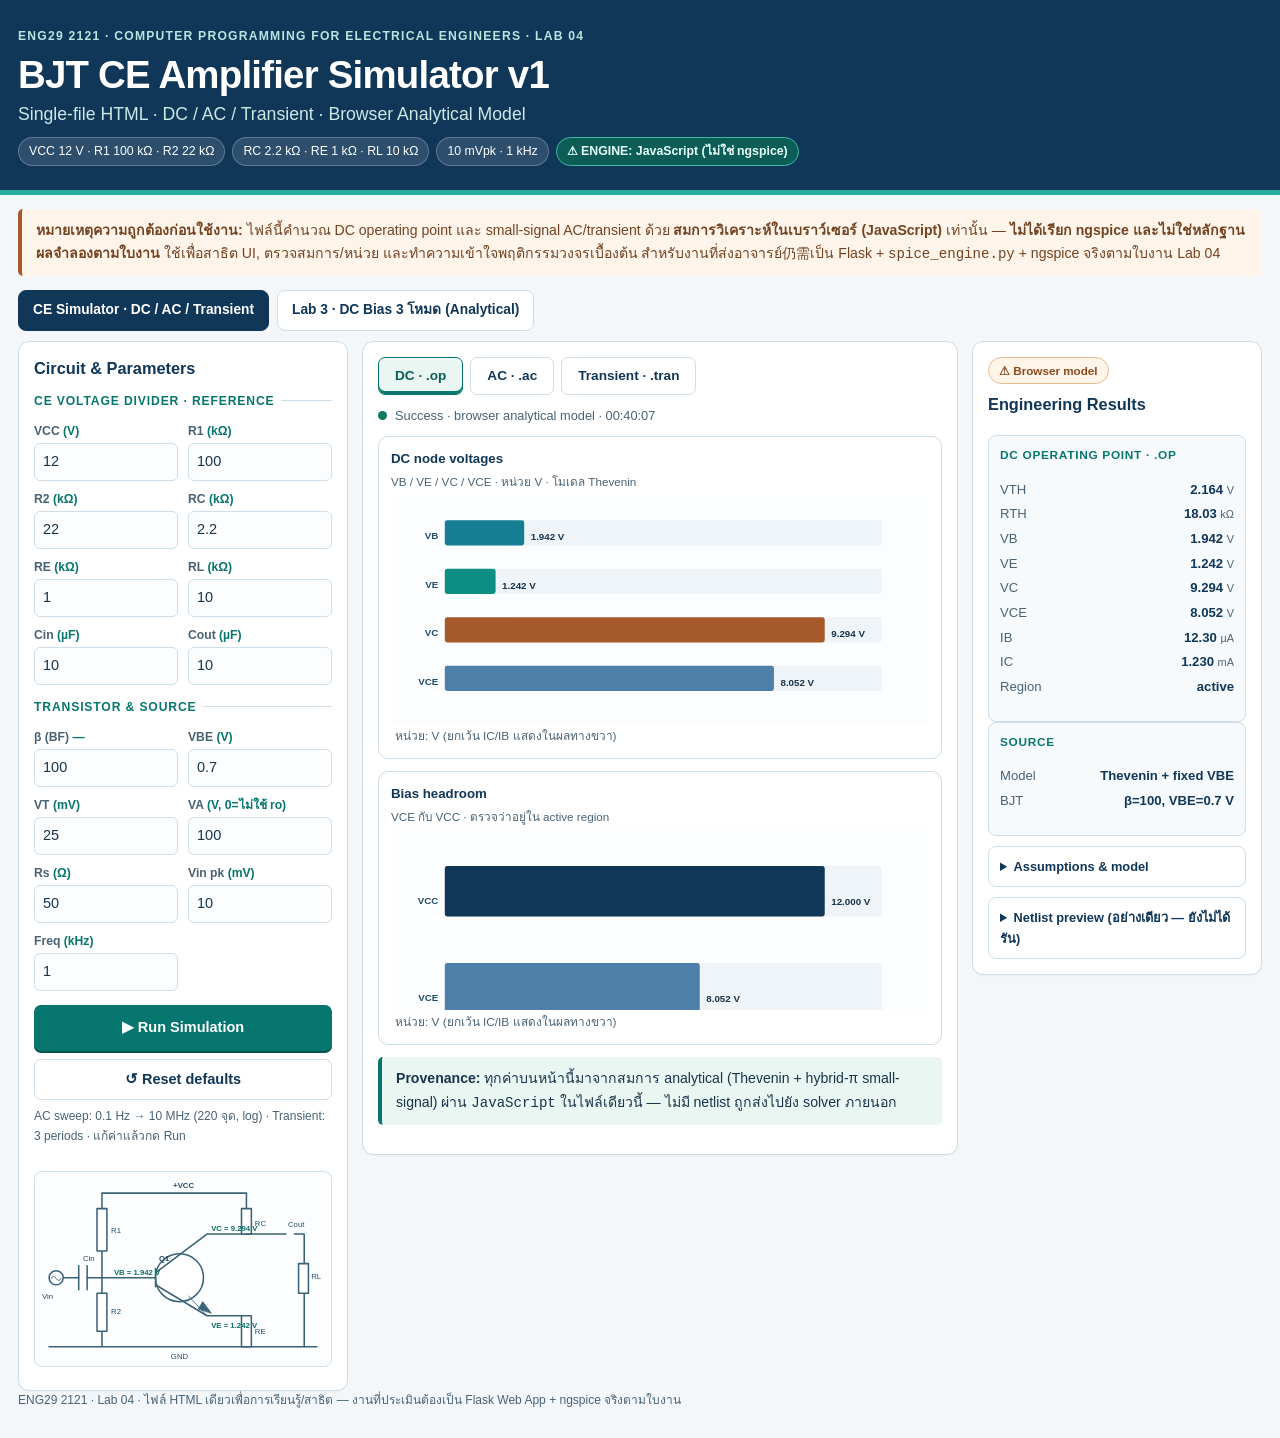
<file: bjt_ce_simulator.html>
<!doctype html>
<html lang="th">
<head>
<meta charset="utf-8">
<meta name="viewport" content="width=device-width, initial-scale=1">
<title>ENG29 2121 · Lab 04 — BJT CE Amplifier Simulator (Single-file HTML)</title>
<style>
:root{
  --paper:#f3f7fa; --ink:#17344b; --navy:#103658; --teal:#07766e;
  --teal-light:#eaf6f2; --line:#cedde7; --muted:#486275; --shade:#f6fafc;
  --orange:#a65a2c; --warn:#fff4ea; --ok:#0f7a5f; --bad:#b23b3b;
}
*{box-sizing:border-box}
html{scroll-behavior:smooth}
body{margin:0;background:var(--paper);color:var(--ink);font-family:"Noto Sans Thai",Tahoma,Arial,sans-serif;font-size:14.5px;line-height:1.65}
a{color:#125e8d}button,input,select{font:inherit}
:focus-visible{outline:3px solid var(--teal);outline-offset:2px}
.shell{max-width:1400px;margin:0 auto;padding:0 18px}

/* ---------- header ---------- */
.hero{background:var(--navy);border-bottom:5px solid #27ac9c;color:#fff;padding:26px 0 24px}
.hero .overline{font-size:.76rem;font-weight:800;letter-spacing:.1em;color:#b6e6e0;margin:0}
.hero h1{font-size:clamp(1.55rem,3.2vw,2.4rem);line-height:1.2;margin:6px 0 8px;letter-spacing:-.02em}
.hero h1 small{display:block;font-size:.46em;font-weight:500;color:#cde9e6;margin-top:6px;letter-spacing:0}
.hero-meta{display:flex;flex-wrap:wrap;gap:7px;margin-top:12px}
.chip{background:rgba(255,255,255,.12);border:1px solid rgba(255,255,255,.25);border-radius:999px;padding:3px 10px;font-size:.77rem}
.chip.eng{background:#0c5d56;border-color:#3fb8a8;color:#e8fffb;font-weight:700}

/* ---------- notices ---------- */
main{padding:16px 0 30px}
.notice{border-left:4px solid var(--teal);background:var(--teal-light);padding:10px 14px;border-radius:5px;margin:14px 0;font-size:.88rem}
.notice.warn{border-left-color:var(--orange);background:var(--warn);color:#714321}
.notice strong{font-weight:800}

/* ---------- top tabs ---------- */
.viewtabs{display:flex;gap:8px;margin:14px 0 10px;flex-wrap:wrap}
.viewtabs button{border:1px solid var(--line);background:#fff;color:var(--navy);border-radius:8px;padding:8px 14px;cursor:pointer;font-weight:700;font-size:.86rem}
.viewtabs button[aria-selected="true"]{background:var(--navy);border-color:var(--navy);color:#fff}
[hidden]{display:none !important}

/* ---------- sim layout ---------- */
.layout{display:grid;grid-template-columns:330px minmax(0,1fr) 290px;gap:14px;align-items:start}
@media(max-width:1180px){.layout{grid-template-columns:300px minmax(0,1fr)}.results{grid-column:1/-1}}
@media(max-width:820px){.layout{grid-template-columns:1fr}.results{grid-column:auto}}
.panel{background:#fff;border:1px solid var(--line);border-radius:11px;padding:15px;box-shadow:0 1px 2px rgba(16,54,88,.04)}
.panel h2{font-size:1.02rem;color:var(--navy);margin:0 0 10px;line-height:1.35}
.panel h3{font-size:.8rem;letter-spacing:.06em;color:var(--teal);text-transform:uppercase;margin:16px 0 8px}
fieldset{border:0;border-top:1px solid var(--line);margin:12px 0 0;padding:10px 0 0}
legend{font-size:.76rem;letter-spacing:.07em;color:var(--teal);font-weight:800;text-transform:uppercase;padding:0 6px 0 0}
.grid2{display:grid;grid-template-columns:1fr 1fr;gap:8px 10px}
label{display:block;font-size:.76rem;color:var(--muted);font-weight:700;margin-bottom:2px}
label span{color:var(--teal)}
input[type=number]{width:100%;border:1px solid var(--line);border-radius:6px;padding:6px 8px;background:#fbfdfe;color:var(--ink);font-variant-numeric:tabular-nums}
input[type=number]:focus{border-color:var(--teal);outline:2px solid var(--teal-light)}
input.dirty{background:#fff8ee;border-color:#d9a468}
.actions{display:grid;gap:8px;margin-top:14px}
button.primary{border:0;background:var(--teal);color:#fff;border-radius:7px;padding:11px;font-weight:800;cursor:pointer;box-shadow:0 2px 0 #05564f}
button.primary:hover{background:#06635c}
button.primary:active{transform:translateY(1px);box-shadow:none}
button.ghost{border:1px solid var(--line);background:#fff;color:var(--navy);border-radius:7px;padding:8px;font-weight:700;cursor:pointer}
button.ghost:hover{background:var(--shade)}
.hint{font-size:.75rem;color:var(--muted);margin-top:7px}

/* schematic */
.schem{width:100%;height:auto;margin-top:12px;border:1px solid var(--line);border-radius:8px;background:#fbfdfe}
.schem text{font-family:Tahoma,Arial,sans-serif}
.nodeval{fill:#0b6f66;font-weight:700;font-size:11px}

/* ---------- center ---------- */
.modebar{display:flex;gap:7px;flex-wrap:wrap;margin-bottom:10px}
.modebar button{border:1px solid var(--line);background:#fff;border-radius:7px;padding:7px 16px;cursor:pointer;color:var(--navy);font-weight:750;font-size:.85rem}
.modebar button[aria-pressed="true"]{background:var(--teal-light);border-color:var(--teal);color:#0a5e57;box-shadow:inset 0 -3px 0 var(--teal)}
.statusline{display:flex;align-items:center;gap:8px;flex-wrap:wrap;font-size:.8rem;color:var(--muted);margin:0 0 10px}
.dot{width:9px;height:9px;border-radius:50%;background:#9bb0bd;display:inline-block}
.dot.ok{background:var(--ok)}.dot.bad{background:var(--bad)}.dot.warn{background:#c8872f}
.chart{background:#fff;border:1px solid var(--line);border-radius:10px;padding:11px 12px 6px;margin-bottom:12px}
.chart .ctitle{font-size:.83rem;font-weight:800;color:var(--navy);margin:0 0 2px}
.chart .csub{font-size:.73rem;color:var(--muted);margin:0 0 4px}
.chart svg{display:block;width:100%;height:auto;background:#fcfdff;border-radius:6px}
.legend{display:flex;gap:14px;flex-wrap:wrap;font-size:.74rem;color:var(--muted);padding:3px 4px 6px}
.legend i{display:inline-block;width:12px;height:3px;border-radius:2px;margin-right:5px;vertical-align:middle}

/* ---------- results ---------- */
.results{display:grid;gap:10px}
.badge{display:inline-flex;align-items:center;gap:6px;border-radius:999px;padding:3px 10px;font-size:.73rem;font-weight:800;background:var(--teal-light);color:#0a5e57;border:1px solid #a7d5c9}
.badge.mock{background:#fff4e8;color:#8a4a20;border-color:#e6b98c}
.rescard{border:1px solid var(--line);border-radius:8px;padding:10px 11px;background:var(--shade)}
.rescard h4{margin:0 0 7px;font-size:.74rem;letter-spacing:.06em;color:var(--teal);text-transform:uppercase}
.kv{display:grid;grid-template-columns:1fr auto;gap:3px 8px;font-size:.82rem}
.kv dt{color:var(--muted)}.kv dd{margin:0;text-align:right;font-variant-numeric:tabular-nums;font-weight:750;color:var(--navy)}
.kv dd small{font-weight:500;color:var(--muted)}
details{border:1px solid var(--line);border-radius:8px;background:#fff;padding:9px 11px;font-size:.8rem}
summary{cursor:pointer;font-weight:750;color:var(--navy)}
details ul{margin:8px 0 0;padding-left:1.25em}
pre{background:#122e42;color:#d8eef0;border-radius:6px;padding:10px;overflow:auto;font-size:.72rem;line-height:1.5;margin:8px 0 0;white-space:pre-wrap;word-break:break-word}

/* ---------- lab3 ---------- */
.biaswrap{display:grid;grid-template-columns:330px minmax(0,1fr);gap:14px;align-items:start}
@media(max-width:820px){.biaswrap{grid-template-columns:1fr}}
table{width:100%;border-collapse:collapse;font-size:.82rem}
th,td{padding:8px 9px;border-bottom:1px solid var(--line);text-align:left}
th{background:#eaf2f8;color:var(--navy);font-size:.75rem}
td.num{text-align:right;font-variant-numeric:tabular-nums}
tr:nth-child(even) td{background:#f9fbfd}
footer{max-width:1400px;margin:auto;color:var(--muted);font-size:.75rem;padding:0 18px 28px}
</style>
</head>
<body>

<header class="hero"><div class="shell">
  <p class="overline">ENG29 2121 · COMPUTER PROGRAMMING FOR ELECTRICAL ENGINEERS · LAB 04</p>
  <h1>BJT CE Amplifier Simulator v1
    <small>Single-file HTML · DC / AC / Transient · Browser Analytical Model</small>
  </h1>
  <div class="hero-meta">
    <span class="chip">VCC 12 V · R1 100 kΩ · R2 22 kΩ</span>
    <span class="chip">RC 2.2 kΩ · RE 1 kΩ · RL 10 kΩ</span>
    <span class="chip">10 mVpk · 1 kHz</span>
    <span class="chip eng">⚠ ENGINE: JavaScript (ไม่ใช่ ngspice)</span>
  </div>
</div></header>

<main class="shell">
  <div class="notice warn">
    <strong>หมายเหตุความถูกต้องก่อนใช้งาน:</strong> ไฟล์นี้คำนวณ DC operating point และ small-signal AC/transient ด้วย <strong>สมการวิเคราะห์ในเบราว์เซอร์ (JavaScript)</strong> เท่านั้น
    — <strong>ไม่ได้เรียก ngspice และไม่ใช่หลักฐานผลจำลองตามใบงาน</strong> ใช้เพื่อสาธิต UI, ตรวจสมการ/หน่วย และทำความเข้าใจพฤติกรรมวงจรเบื้องต้น
    สำหรับงานที่ส่งอาจารย์仍需เป็น Flask + <code>spice_engine.py</code> + ngspice จริงตามใบงาน Lab 04
  </div>

  <div class="viewtabs" role="tablist" aria-label="มุมมอง">
    <button role="tab" id="tab-sim" aria-selected="true" aria-controls="view-sim">CE Simulator · DC / AC / Transient</button>
    <button role="tab" id="tab-bias" aria-selected="false" aria-controls="view-bias">Lab 3 · DC Bias 3 โหมด (Analytical)</button>
  </div>

  <!-- ======================= SIMULATOR ======================= -->
  <div id="view-sim" role="tabpanel" aria-labelledby="tab-sim">
    <div class="layout">

      <!-- LEFT: parameters -->
      <section class="panel" aria-label="Circuit parameters">
        <h2>Circuit &amp; Parameters</h2>
        <form id="simForm" novalidate>
          <fieldset><legend>CE Voltage Divider · Reference</legend>
            <div class="grid2">
              <div><label for="VCC">VCC <span>(V)</span></label><input id="VCC" type="number" step="any" value="12"></div>
              <div><label for="R1">R1 <span>(kΩ)</span></label><input id="R1" type="number" step="any" value="100"></div>
              <div><label for="R2">R2 <span>(kΩ)</span></label><input id="R2" type="number" step="any" value="22"></div>
              <div><label for="RC">RC <span>(kΩ)</span></label><input id="RC" type="number" step="any" value="2.2"></div>
              <div><label for="RE">RE <span>(kΩ)</span></label><input id="RE" type="number" step="any" value="1"></div>
              <div><label for="RL">RL <span>(kΩ)</span></label><input id="RL" type="number" step="any" value="10"></div>
              <div><label for="Cin">Cin <span>(µF)</span></label><input id="Cin" type="number" step="any" value="10"></div>
              <div><label for="Cout">Cout <span>(µF)</span></label><input id="Cout" type="number" step="any" value="10"></div>
            </div>
          </fieldset>
          <fieldset><legend>Transistor &amp; Source</legend>
            <div class="grid2">
              <div><label for="beta">β (BF) <span>—</span></label><input id="beta" type="number" step="any" value="100"></div>
              <div><label for="VBE">VBE <span>(V)</span></label><input id="VBE" type="number" step="any" value="0.7"></div>
              <div><label for="VT">VT <span>(mV)</span></label><input id="VT" type="number" step="any" value="25"></div>
              <div><label for="VA">VA <span>(V, 0=ไม่ใช้ ro)</span></label><input id="VA" type="number" step="any" value="100"></div>
              <div><label for="Rs">Rs <span>(Ω)</span></label><input id="Rs" type="number" step="any" value="50"></div>
              <div><label for="amp">Vin pk <span>(mV)</span></label><input id="amp" type="number" step="any" value="10"></div>
              <div><label for="freq">Freq <span>(kHz)</span></label><input id="freq" type="number" step="any" value="1"></div>
            </div>
          </fieldset>
          <div class="actions">
            <button class="primary" type="submit">▶ Run Simulation</button>
            <button class="ghost" type="button" id="resetBtn">↺ Reset defaults</button>
          </div>
          <p class="hint">AC sweep: 0.1 Hz → 10 MHz (220 จุด, log) · Transient: 3 periods · แก้ค่าแล้วกด Run</p>
        </form>

        <svg class="schem" viewBox="0 0 420 275" role="img" aria-label="วงจร Common-Emitter แบบ Voltage Divider">
          <g fill="none" stroke="#3b6377" stroke-width="2.2" stroke-linecap="round" stroke-linejoin="round">
            <path d="M95 30H300 M95 30V52 M300 30V52 M95 112V150 M95 150V172 M95 226V248 M20 248H400"/>
            <rect x="88" y="52" width="14" height="60" fill="#fff"/>
            <rect x="88" y="172" width="14" height="54" fill="#fff"/>
            <circle cx="205" cy="150" r="34" fill="#fff"/>
            <path d="M95 150H171 M171 137V163 M171 143L244 88 H300 M171 160L244 204 H300 V248"/>
            <path d="M218 176L244 204 M232 194L238 184L250 200Z" fill="#3b6377" stroke-width="1.2"/>
            <rect x="293" y="52" width="14" height="36" fill="#fff"/>
            <rect x="293" y="204" width="14" height="44" fill="#fff"/>
            <path d="M300 88H356 M368 88H382 V248"/>
            <rect x="374" y="130" width="14" height="42" fill="#fff"/>
            <path d="M40 150H62 M74 150H95"/>
            <path d="M62 133V167 M74 133V167"/>
            <circle cx="30" cy="150" r="10" fill="#fff"/>
            <path d="M23 151Q26 145 30 151T37 151" stroke-width="1.3"/>
          </g>
          <g fill="#254d67" font-size="11">
            <text x="196" y="22" font-weight="700">+VCC</text>
            <text x="108" y="86">R1</text><text x="108" y="202">R2</text>
            <text x="312" y="76">RC</text><text x="312" y="230">RE</text>
            <text x="176" y="126" font-weight="700">Q1</text>
            <text x="68" y="127">Cin</text><text x="359" y="78">Cout</text>
            <text x="392" y="152">RL</text><text x="10" y="180">Vin</text>
            <text x="205" y="266" text-anchor="middle">GND</text>
          </g>
          <g class="nodeval">
            <text x="112" y="146" id="lblVB">VB = –</text>
            <text x="250" y="222" id="lblVE">VE = –</text>
            <text x="250" y="84" id="lblVC">VC = –</text>
          </g>
        </svg>
      </section>

      <!-- CENTER: plots -->
      <section class="panel" aria-label="Simulation and plots">
        <div class="modebar" role="group" aria-label="Analysis mode">
          <button data-mode="dc" aria-pressed="true">DC · .op</button>
          <button data-mode="ac" aria-pressed="false">AC · .ac</button>
          <button data-mode="tran" aria-pressed="false">Transient · .tran</button>
        </div>
        <p class="statusline"><span class="dot" id="runDot"></span><span id="runStatus">Ready · กด Run Simulation เพื่อคำนวณ</span></p>

        <div class="chart" id="chartA">
          <p class="ctitle" id="titleA">DC node voltages</p>
          <p class="csub" id="subA">ค่าจากโมเดล DC ในเบราว์เซอร์</p>
          <svg id="plotA" viewBox="0 0 660 280" role="img" aria-label="Plot A"></svg>
          <div class="legend" id="legendA"></div>
        </div>

        <div class="chart" id="chartB">
          <p class="ctitle" id="titleB">DC currents &amp; headroom</p>
          <p class="csub" id="subB">IB / IC / VCE</p>
          <svg id="plotB" viewBox="0 0 660 220" role="img" aria-label="Plot B"></svg>
          <div class="legend" id="legendB"></div>
        </div>

        <div class="notice" style="margin-top:2px">
          <strong>Provenance:</strong> ทุกค่าบนหน้านี้มาจากสมการ analytical (Thevenin + hybrid-π small-signal)
          ผ่าน <code>JavaScript</code> ในไฟล์เดียวนี้ — ไม่มี netlist ถูกส่งไปยัง solver ภายนอก
        </div>
      </section>

      <!-- RIGHT: results -->
      <aside class="panel results" aria-label="Engineering results">
        <div>
          <span class="badge mock">⚠ Browser model</span>
          <h2 style="margin-top:9px">Engineering Results</h2>
        </div>
        <div id="resultBox"></div>
        <details>
          <summary>Assumptions &amp; model</summary>
          <ul>
            <li>DC: Thevenin R1||R2, VBE คงที่, β คงที่</li>
            <li>AC: hybrid-π (gm = IC/VT, rπ = β/gm, ro = VA/IC)</li>
            <li>Coupling caps รวมใน nodal analysis (5 nodes, complex)</li>
            <li>Transient = small-signal sinusoidal steady-state</li>
            <li>ไม่จำลอง clipping/saturation แบบ large-signal</li>
            <li>Vin วัดที่ base หลัง Cin, Vout วัดที่ RL หลัง Cout</li>
          </ul>
        </details>
        <details>
          <summary>Netlist preview (อย่างเดียว — ยังไม่ได้รัน)</summary>
          <pre id="netlist">กด Run Simulation ก่อน</pre>
        </details>
      </aside>
    </div>
  </div>

  <!-- ======================= LAB 3 ======================= -->
  <div id="view-bias" role="tabpanel" aria-labelledby="tab-bias" hidden>
    <div class="biaswrap">
      <section class="panel">
        <h2>DC Bias · 3 modes (Lab 3)</h2>
        <form id="biasForm" novalidate>
          <fieldset><legend>Common</legend>
            <div class="grid2">
              <div><label for="bVCC">VCC (V)</label><input id="bVCC" type="number" step="any" value="12"></div>
              <div><label for="bBeta">β</label><input id="bBeta" type="number" step="any" value="100"></div>
              <div><label for="bVBE">VBE (V)</label><input id="bVBE" type="number" step="any" value="0.7"></div>
            </div>
          </fieldset>
          <fieldset><legend>Resistors</legend>
            <div class="grid2">
              <div><label for="bRB">RB (kΩ)</label><input id="bRB" type="number" step="any" value="470"></div>
              <div><label for="bRC">RC (kΩ)</label><input id="bRC" type="number" step="any" value="2.2"></div>
              <div><label for="bRE">RE (kΩ)</label><input id="bRE" type="number" step="any" value="1"></div>
              <div><label for="bR1">R1 (kΩ)</label><input id="bR1" type="number" step="any" value="100"></div>
              <div><label for="bR2">R2 (kΩ)</label><input id="bR2" type="number" step="any" value="22"></div>
            </div>
          </fieldset>
          <div class="actions"><button class="primary" type="submit">Calculate 3 modes</button></div>
          <p class="hint">Fixed = emitter ต่อกราวด์ · Emitter = RB อย่างเดียว + RE · Divider = R1/R2 + RE</p>
        </form>
      </section>
      <section class="panel">
        <h2>Analytical comparison</h2>
        <div class="scroll" style="overflow-x:auto">
          <table>
            <thead><tr><th>Mode</th><th>IB (µA)</th><th>IC (mA)</th><th>VB (V)</th><th>VE (V)</th><th>VC (V)</th><th>VCE (V)</th><th>Region</th></tr></thead>
            <tbody id="biasBody"></tbody>
          </table>
        </div>
        <details style="margin-top:12px">
          <summary>สมการที่ใช้</summary>
          <ul>
            <li>Fixed: IB = (VCC − VBE)/RB, IC = βIB, VCE = VCC − IC·RC</li>
            <li>Emitter: IB = (VCC − VBE)/(RB + (β+1)RE)</li>
            <li>Divider: VTH = VCC·R2/(R1+R2), RTH = R1||R2, IB = (VTH − VBE)/(RTH + (β+1)RE)</li>
          </ul>
        </details>
        <div class="notice info" style="margin-top:12px">ผลจากตารางนี้คือ <strong>analytical reference</strong> เท่านั้น เมื่อทำโปรเจกต์จริงต้องแยกป้ายออกจากผล ngspice เสมอ</div>
      </section>
    </div>
  </div>
</main>

<footer>ENG29 2121 · Lab 04 · ไฟล์ HTML เดียวเพื่อการเรียนรู้/สาธิต — งานที่ประเมินต้องเป็น Flask Web App + ngspice จริงตามใบงาน</footer>

<script>
"use strict";
/* =====================================================================
   Complex number helpers
   ===================================================================== */
const cx = (re, im = 0) => ({ re, im });
const cadd = (a, b) => cx(a.re + b.re, a.im + b.im);
const csub = (a, b) => cx(a.re - b.re, a.im - b.im);
const cmul = (a, b) => cx(a.re * b.re - a.im * b.im, a.re * b.im + a.im * b.re);
const cdiv = (a, b) => {
  const d = b.re * b.re + b.im * b.im;
  if (d < 1e-30) throw new Error("Complex divide by zero");
  return cx((a.re * b.re + a.im * b.im) / d, (a.im * b.re - a.re * b.im) / d);
};
const cabs = a => Math.hypot(a.re, a.im);
const carg = a => Math.atan2(a.im, a.re) * 180 / Math.PI;
const cscale = (a, s) => cx(a.re * s, a.im * s);

/* Gauss–Jordan solve for complex linear system */
function solveComplex(A, b) {
  const n = b.length;
  for (let col = 0; col < n; col++) {
    let piv = col;
    for (let r = col + 1; r < n; r++) if (cabs(A[r][col]) > cabs(A[piv][col])) piv = r;
    if (cabs(A[piv][col]) < 1e-14) throw new Error("Singular matrix — ตรวจค่าตัวต้าน/คาปาซิเตอร์");
    if (piv !== col) { [A[col], A[piv]] = [A[piv], A[col]]; [b[col], b[piv]] = [b[piv], b[col]]; }
    const d = A[col][col];
    for (let c = col; c < n; c++) A[col][c] = cdiv(A[col][c], d);
    b[col] = cdiv(b[col], d);
    for (let r = 0; r < n; r++) {
      if (r === col) continue;
      const f = A[r][col];
      if (cabs(f) < 1e-18) continue;
      for (let c = col; c < n; c++) A[r][c] = csub(A[r][c], cmul(f, A[col][c]));
      b[r] = csub(b[r], cmul(f, b[col]));
    }
  }
  return b;
}

/* =====================================================================
   Parameter parsing / validation
   ===================================================================== */
const IDS = ["VCC","R1","R2","RC","RE","RL","Cin","Cout","beta","VBE","VT","VA","Rs","amp","freq"];
const DEFAULTS = { VCC:12, R1:100, R2:22, RC:2.2, RE:1, RL:10, Cin:10, Cout:10,
                   beta:100, VBE:0.7, VT:25, VA:100, Rs:50, amp:10, freq:1 };

function readParams() {
  const p = {};
  IDS.forEach(id => {
    const raw = document.getElementById(id).value.trim();
    const v = Number(raw);
    if (raw === "" || !Number.isFinite(v)) throw new Error(`ช่อง "${id}" ไม่ใช่ตัวเลข`);
    p[id] = v;
  });
  ["VCC","R1","R2","RC","RE","RL","Cin","Cout"].forEach(k => {
    if (p[k] <= 0) throw new Error(`${k} ต้องมากกว่า 0`);
  });
  if (p.beta <= 0) throw new Error("β ต้องมากกว่า 0");
  if (p.VBE < 0.2 || p.VBE > 1.5) throw new Error("VBE ควรอยู่ในช่วง 0.2–1.5 V");
  if (p.VT <= 0) throw new Error("VT ต้องมากกว่า 0");
  if (p.VA < 0) throw new Error("VA ห้ามติดลบ");
  if (p.Rs < 0) throw new Error("Rs ห้ามติดลบ");
  if (p.amp < 0) throw new Error("Amplitude ห้ามติดลบ");
  if (p.freq <= 0) throw new Error("Frequency ต้องมากกว่า 0");
  // convert displayed engineering units to SI
  p.R1 *= 1e3; p.R2 *= 1e3; p.RC *= 1e3; p.RE *= 1e3; p.RL *= 1e3;
  p.Cin *= 1e-6; p.Cout *= 1e-6;
  p.VT /= 1e3; p.amp /= 1e3; p.freq *= 1e3;
  return p;
}

/* =====================================================================
   DC operating point (Thevenin approximation)
   ===================================================================== */
function dcSolve(p) {
  const Vth = p.VCC * p.R2 / (p.R1 + p.R2);
  const Rth = p.R1 * p.R2 / (p.R1 + p.R2);
  let region, IB = 0, IC = 0, VB = 0, VE = 0, VC = p.VCC, VCE = p.VCC;
  if (Vth <= p.VBE) {
    region = "cutoff (VTH ≤ VBE)";
  } else {
    IB = (Vth - p.VBE) / (Rth + (p.beta + 1) * p.RE);
    IC = p.beta * IB;
    VE = (p.beta + 1) * IB * p.RE;
    VB = VE + p.VBE;
    VC = p.VCC - IC * p.RC;
    VCE = VC - VE;
    if (VCE < 0.2) {
      region = "saturation (approx)";
      IC = (p.VCC - 0.2) / (p.RC + p.RE);
      VE = IC * p.RE;
      VB = VE + 0.8;
      VC = VE + 0.2;
      VCE = 0.2;
      IB = IC / p.beta;
    } else {
      region = VCE < 1 ? "near saturation" : "active";
    }
  }
  return { Vth, Rth, VB, VE, VC, VCE, IB, IC, region };
}

/* =====================================================================
   Small-signal nodal solver at one frequency
   Nodes: s (after Rs), b, e, c, o. Source phasor Vs given.
   ===================================================================== */
function solveAC(f, p, op, Vs) {
  const w = 2 * Math.PI * f;
  const gm = op.IC / p.VT;
  const rpi = p.beta / gm;
  const ro = p.VA > 0 ? p.VA / Math.max(op.IC, 1e-12) : Infinity;
  const Gpi = 1 / rpi, Gmu = isFinite(ro) ? 1 / ro : 0;
  const Gre = 1 / p.RE, Grc = 1 / p.RC, Grl = 1 / p.RL;
  const G1 = 1 / p.R1, G2 = 1 / p.R2, Gs = p.Rs > 0 ? 1 / p.Rs : 1e12;
  const Yci = cx(0, w * p.Cin), Yco = cx(0, w * p.Cout);
  const z = cx(0, 0);

  const A = [
    [cx(Gs + Yci.re, Yci.im), cscale(Yci, -1), z, z, z],
    [cscale(Yci, -1), cx(Yci.re + G1 + G2 + Gpi, Yci.im), cx(-Gpi, 0), z, z],
    [z, cx(-Gpi - gm, 0), cx(Gpi + Gre + Gmu + gm, 0), cx(-Gmu, 0), z],
    [z, cx(gm, 0), cx(-Gmu - gm, 0), cx(Gmu + Grc + Yco.re, Yco.im), cscale(Yco, -1)],
    [z, z, z, cscale(Yco, -1), cx(Yco.re + Grl, Yco.im)]
  ];
  const rhs = [cscale(Vs, Gs), z, z, z, z];
  const x = solveComplex(A, rhs);
  const Vb = x[1], Ve = x[2], Vc = x[3], Vo = x[4];
  return { Vb, Ve, Vc, Vo, gm, rpi, ro,
           Zin: cdiv(cx(1,0), cx(G1 + G2 + 1 / (rpi + (p.beta + 1) * p.RE), 0)),
           Avb: cdiv(Vo, Vb), Avs: cdiv(Vo, Vs) };
}

/* =====================================================================
   Full simulation: DC + AC sweep + transient
   ===================================================================== */
let last = null;
let mode = "dc";

function simulate() {
  const p = readParams();
  const op = dcSolve(p);
  if (op.IC <= 0) throw new Error("Circuit ในสภาวะ cutoff — ปรับ VCC/R1/R2 ให้ VTH > VBE");

  // AC sweep
  const N = 220, fLo = 0.1, fHi = 1e7;
  const freqs = [], mags = [], phases = [], avbs = [];
  for (let i = 0; i < N; i++) {
    const f = fLo * Math.pow(fHi / fLo, i / (N - 1));
    const r = solveAC(f, p, op, cx(1, 0));
    freqs.push(f);
    mags.push(cabs(r.Avb));
    phases.push(carg(r.Avb));
    avbs.push(r.Avb);
  }
  let imax = 0;
  for (let i = 1; i < N; i++) if (mags[i] > mags[imax]) imax = i;
  const mpeak = mags[imax], threshold = mpeak / Math.SQRT2;
  let iL = -1, iH = -1;
  for (let i = 0; i < N; i++) if (mags[i] >= threshold) { iL = i; break; }
  for (let i = N - 1; i >= 0; i--) if (mags[i] >= threshold) { iH = i; break; }
  const fL = iL === 0 || iL < 0 ? null : freqs[iL];
  const fH = iH === N - 1 || iH < 0 ? null : freqs[iH];

  // Transient at selected source frequency (small-signal steady state)
  const tr = solveAC(p.freq, p, op, cx(p.amp, 0));
  const periods = 3, T = 1 / p.freq, nT = 260;
  const t = [], vin = [], vout = [];
  for (let i = 0; i < nT; i++) {
    const tt = periods * T * i / (nT - 1);
    const ang = 2 * Math.PI * p.freq * tt;
    const vb = cadd(cscale(tr.Vb, Math.cos(ang)), cx(-tr.Vb.im * Math.sin(ang), tr.Vb.re * Math.sin(ang)));
    const vo = cadd(cscale(tr.Vo, Math.cos(ang)), cx(-tr.Vo.im * Math.sin(ang), tr.Vo.re * Math.sin(ang)));
    t.push(tt * 1e3); vin.push(vb.re * 1e3); vout.push(vo.re * 1e3);
  }

  return { p, op, freqs, mags, phases, imax, mpeak, fL, fH,
           midGainDb: 20 * Math.log10(mpeak), tr, t, vin, vout,
           f0gainDb: 20 * Math.log10(cabs(tr.Avb)),
           f0phase: carg(tr.Avb), Zin: tr.Zin };
}

/* =====================================================================
   SVG plotting helpers
   ===================================================================== */
const NS = "http://www.w3.org/2000/svg";
function el(tag, attrs, text) {
  const n = document.createElementNS(NS, tag);
  for (const k in attrs) n.setAttribute(k, attrs[k]);
  if (text !== undefined) n.textContent = text;
  return n;
}
function clearSvg(svg) { while (svg.firstChild) svg.removeChild(svg.firstChild); }

function niceTicks(min, max, count) {
  if (!(max > min)) { max = min + 1; }
  const raw = (max - min) / count;
  const mag = Math.pow(10, Math.floor(Math.log10(raw)));
  const norm = raw / mag;
  const step = (norm <= 1 ? 1 : norm <= 2 ? 2 : norm <= 5 ? 5 : 10) * mag;
  const out = [];
  for (let v = Math.ceil(min / step) * step; v <= max + step * 1e-6; v += step) out.push(v);
  return out;
}

function renderLine(svg, opts) {
  clearSvg(svg);
  const W = 660, H = 280, m = { l: 60, r: 18, t: 18, b: 44 };
  const pw = W - m.l - m.r, ph = H - m.t - m.b;
  const series = opts.series.filter(s => s.points.length > 1);
  if (!series.length) { svg.appendChild(el("text", { x: 20, y: 30, fill: "#486275" }, "ไม่มีข้อมูล")); return; }

  let xmin = Infinity, xmax = -Infinity, ymin = Infinity, ymax = -Infinity;
  series.forEach(s => s.points.forEach(pt => {
    const x = opts.xLog ? Math.log10(Math.max(pt.x, 1e-12)) : pt.x;
    xmin = Math.min(xmin, x); xmax = Math.max(xmax, x);
    ymin = Math.min(ymin, pt.y); ymax = Math.max(ymax, pt.y);
  }));
  if (opts.includeZero !== false) { ymin = Math.min(ymin, 0); ymax = Math.max(ymax, 0); }
  if (xmax - xmin < 1e-12) { xmin -= 1; xmax += 1; }
  if (ymax - ymin < 1e-12) { ymin -= 1; ymax += 1; }
  const padY = (ymax - ymin) * 0.08; ymin -= padY; ymax += padY;
  const sx = x => m.l + (x - xmin) / (xmax - xmin) * pw;
  const sy = y => m.t + ph - (y - ymin) / (ymax - ymin) * ph;

  // grid + y labels
  const yt = niceTicks(ymin, ymax, 5);
  yt.forEach(v => {
    const y = sy(v);
    if (y < m.t - 1 || y > m.t + ph + 1) return;
    svg.appendChild(el("line", { x1: m.l, y1: y, x2: m.l + pw, y2: y, stroke: "#e3edf3", "stroke-width": 1 }));
    svg.appendChild(el("text", { x: m.l - 7, y: y + 3.5, "text-anchor": "end", fill: "#547084", "font-size": 10 },
      (Math.abs(v) >= 1000 ? (v / 1000).toFixed(1) + "k" : Number(v.toFixed(2)).toString())));
  });
  // x ticks
  let xt;
  if (opts.xLog) {
    xt = [];
    for (let d = Math.floor(xmin); d <= Math.ceil(xmax); d++) {
      for (const mul of [1, 2, 5]) {
        const lx = d + Math.log10(mul);
        if (lx >= xmin && lx <= xmax) xt.push({ x: lx, label: fmtFreq(Math.pow(10, lx)) });
      }
    }
  } else xt = niceTicks(xmin, xmax, 6)
                   .map(v => ({ x: v, label: Number(v.toFixed(2)).toString() }));
  xt.forEach(tk => {
    const X = sx(tk.x);
    if (X < m.l - 1 || X > m.l + pw + 1) return;
    svg.appendChild(el("line", { x1: X, y1: m.t, x2: X, y2: m.t + ph, stroke: "#edf3f7", "stroke-width": 1 }));
    svg.appendChild(el("text", { x: X, y: m.t + ph + 16, "text-anchor": "middle", fill: "#547084", "font-size": 10 }, tk.label));
  });
  // axes
  svg.appendChild(el("line", { x1: m.l, y1: m.t, x2: m.l, y2: m.t + ph, stroke: "#9cb2c2", "stroke-width": 1.4 }));
  svg.appendChild(el("line", { x1: m.l, y1: m.t + ph, x2: m.l + pw, y2: m.t + ph, stroke: "#9cb2c2", "stroke-width": 1.4 }));
  svg.appendChild(el("text", { x: m.l + pw, y: H - 6, "text-anchor": "end", fill: "#486275", "font-size": 11 }, opts.xLabel));
  svg.appendChild(el("text", { x: 14, y: m.t + 4, fill: "#486275", "font-size": 11 }, opts.yLabel));

  // -3dB / reference markers
  (opts.markers || []).forEach(mk => {
    const xv = opts.xLog ? Math.log10(Math.max(mk.x, 1e-12)) : mk.x;
    if (xv < xmin || xv > xmax) return;
    const X = sx(xv);
    svg.appendChild(el("line", { x1: X, y1: m.t, x2: X, y2: m.t + ph, stroke: mk.color || "#c8872f",
                                 "stroke-width": 1.2, "stroke-dasharray": "5 4" }));
    svg.appendChild(el("text", { x: X + 4, y: m.t + 12, fill: mk.color || "#a65a2c", "font-size": 10 }, mk.label));
  });

  // series
  series.forEach(s => {
    const d = s.points.map((pt, i) => {
      const xv = opts.xLog ? Math.log10(Math.max(pt.x, 1e-12)) : pt.x;
      return (i ? "L" : "M") + sx(xv).toFixed(2) + " " + sy(pt.y).toFixed(2);
    }).join(" ");
    svg.appendChild(el("path", { d, fill: "none", stroke: s.color, "stroke-width": s.width || 2,
                                 "stroke-linejoin": "round", "stroke-linecap": "round" }));
  });
  // legend
  const lg = document.getElementById(opts.legendId);
  lg.innerHTML = "";
  series.forEach(s => {
    const span = document.createElement("span");
    span.innerHTML = '<i style="background:' + s.color + '"></i>' + s.name;
    lg.appendChild(span);
  });
}
function fmtFreq(f) {
  if (f >= 1e6) return (f / 1e6) + "M";
  if (f >= 1e3) return (f / 1e3) + "k";
  if (f < 1) return f.toFixed(2);
  return Number(f.toFixed(2)).toString();
}

function renderBars(svg, items, legendId) {
  clearSvg(svg);
  const W = 660, H = 280, m = { l: 66, r: 58, t: 18, b: 24 };
  const rowH = (H - m.t - m.b) / items.length;
  const max = Math.max(...items.map(i => Math.abs(i.value)), 1e-9) * 1.15;
  items.forEach((it, i) => {
    const y = m.t + i * rowH + rowH * 0.22;
    const bh = rowH * 0.52;
    const w = Math.abs(it.value) / max * (W - m.l - m.r);
    svg.appendChild(el("text", { x: m.l - 8, y: y + bh * 0.75, "text-anchor": "end", fill: "#254d67", "font-size": 12, "font-weight": 700 }, it.name));
    svg.appendChild(el("rect", { x: m.l, y, width: W - m.l - m.r, height: bh, rx: 3, fill: "#eef4f8" }));
    svg.appendChild(el("rect", { x: m.l, y, width: Math.max(w, 1), height: bh, rx: 3, fill: it.color }));
    svg.appendChild(el("text", { x: m.l + w + 8, y: y + bh * 0.78, fill: "#17344b", "font-size": 12, "font-weight": 700 }, it.label));
  });
  const lg = document.getElementById(legendId);
  lg.innerHTML = '<span>หน่วย: V (ยกเว้น IC/IB แสดงในผลทางขวา)</span>';
}

/* =====================================================================
   Rendering per mode
   ===================================================================== */
function kvRow(k, v, unit) {
  return "<dt>" + k + "</dt><dd>" + v + (unit ? " <small>" + unit + "</small>" : "") + "</dd>";
}
function f3(v) { return Number(v).toFixed(3); }

function renderResults() {
  const { p, op, tr } = last;
  document.getElementById("lblVB").textContent = "VB = " + f3(op.VB) + " V";
  document.getElementById("lblVE").textContent = "VE = " + f3(op.VE) + " V";
  document.getElementById("lblVC").textContent = "VC = " + f3(op.VC) + " V";

  const box = document.getElementById("resultBox");
  let html = "";
  if (mode === "dc") {
    html = '<div class="rescard"><h4>DC Operating Point · .op</h4><dl class="kv">' +
      kvRow("VTH", f3(op.Vth), "V") + kvRow("RTH", (op.Rth / 1e3).toFixed(2), "kΩ") +
      kvRow("VB", f3(op.VB), "V") + kvRow("VE", f3(op.VE), "V") +
      kvRow("VC", f3(op.VC), "V") + kvRow("VCE", f3(op.VCE), "V") +
      kvRow("IB", (op.IB * 1e6).toFixed(2), "µA") + kvRow("IC", (op.IC * 1e3).toFixed(3), "mA") +
      kvRow("Region", op.region, "") + "</dl></div>";
    html += '<div class="rescard"><h4>Source</h4><dl class="kv">' +
      kvRow("Model", "Thevenin + fixed VBE", "") +
      kvRow("BJT", "β=" + p.beta + ", VBE=" + p.VBE + " V", "") + "</dl></div>";
  } else if (mode === "ac") {
    html = '<div class="rescard"><h4>AC Frequency Response · .ac</h4><dl class="kv">' +
      kvRow("Midband gain", last.midGainDb.toFixed(2), "dB") +
      kvRow("|Av| mid", last.mpeak.toFixed(2), "V/V") +
      kvRow("Phase mid", last.phases[last.imax].toFixed(1), "deg") +
      kvRow("fL (−3 dB)", last.fL ? fmtFreq(last.fL) + " Hz" : "not determined in sweep range", "") +
      kvRow("fH (−3 dB)", last.fH ? fmtFreq(last.fH) + " Hz" : "not determined in sweep range", "") +
      kvRow("Zin (mid)", (cabs(tr.Zin) / 1e3).toFixed(2), "kΩ") +
      kvRow("gm", (tr.gm * 1e3).toFixed(2), "mS") +
      kvRow("rπ", tr.rpi.toFixed(0), "Ω") +
      (isFinite(tr.ro) ? kvRow("ro", (tr.ro / 1e3).toFixed(1), "kΩ") : "") +
      "</dl></div>";
  } else {
    const inv = Math.max(...last.vin.map(Math.abs));
    const outv = Math.max(...last.vout.map(Math.abs));
    html = '<div class="rescard"><h4>Transient · .tran</h4><dl class="kv">' +
      kvRow("Time window", (3 / p.freq * 1e3).toFixed(3), "ms") +
      kvRow("Vin peak", inv.toFixed(2), "mV") +
      kvRow("Vout peak", outv.toFixed(2), "mV") +
      kvRow("Gain @ f0", last.f0gainDb.toFixed(2), "dB") +
      kvRow("Phase @ f0", last.f0phase.toFixed(1), "deg") +
      kvRow("Period T", (1 / p.freq * 1e3).toFixed(3), "ms") +
      kvRow("Relationship", last.f0phase < -90 ? "≈180° (inverting)" : "non-inverting", "") +
      "</dl></div>";
  }
  box.innerHTML = html;
  document.getElementById("netlist").textContent = buildNetlist();
}

function buildNetlist() {
  const p = last.p, op = last.op;
  const k = v => Number(v).toPrecision(4);
  return "* CE voltage-divider preview — ไฟล์นี้ไม่ได้รัน ngspice\n" +
    "* ผลทางหน้าจอมาจาก JavaScript analytical model\n" +
    "VCC VCC 0 DC " + k(p.VCC) + "\n" +
    "R1 VCC B " + k(p.R1) + "\n" +
    "R2 B 0 " + k(p.R2) + "\n" +
    "RC VCC C " + k(p.RC) + "\n" +
    "RE E 0 " + k(p.RE) + "\n" +
    "RL OUT 0 " + k(p.RL) + "\n" +
    "Cin IN B " + k(p.Cin) + "\n" +
    "Cout C OUT " + k(p.Cout) + "\n" +
    "VIN IN 0 AC 1 SIN(0 " + k(p.amp) + " " + k(p.freq) + ")\n" +
    "Q1 C B E QNPN\n" +
    ".model QNPN NPN(BF=" + p.beta + " VAF=" + (p.VA || 0) + ")\n" +
    "* --- analyses ที่จะใช้ในโปรเจกต์จริง ---\n" +
    ".op\n" +
    ".ac dec 220 0.1 10Meg\n" +
    ".tran " + k(1 / p.freq / 20) + " " + k(3 / p.freq) + "\n" +
    ".end\n\n" +
    "* DC preview (analytical): VB=" + op.VB.toFixed(3) + " VE=" + op.VE.toFixed(3) +
    " VC=" + op.VC.toFixed(3) + " VCE=" + op.VCE.toFixed(3);
}

function renderAll() {
  if (!last) return;
  const p = last.p, op = last.op;
  document.querySelectorAll(".modebar button").forEach(b =>
    b.setAttribute("aria-pressed", String(b.dataset.mode === mode)));

  if (mode === "dc") {
    document.getElementById("titleA").textContent = "DC node voltages";
    document.getElementById("subA").textContent = "VB / VE / VC / VCE · หน่วย V · โมเดล Thevenin";
    document.getElementById("titleB").textContent = "Bias headroom";
    document.getElementById("subB").textContent = "VCE กับ VCC · ตรวจว่าอยู่ใน active region";
    renderBars(document.getElementById("plotA"), [
      { name: "VB", value: op.VB, label: f3(op.VB) + " V", color: "#167e93" },
      { name: "VE", value: op.VE, label: f3(op.VE) + " V", color: "#0c8e83" },
      { name: "VC", value: op.VC, label: f3(op.VC) + " V", color: "#a65a2c" },
      { name: "VCE", value: op.VCE, label: f3(op.VCE) + " V", color: "#4d7fa9" }
    ], "legendA");
    renderBars(document.getElementById("plotB"), [
      { name: "VCC", value: p.VCC, label: f3(p.VCC) + " V", color: "#103658" },
      { name: "VCE", value: op.VCE, label: f3(op.VCE) + " V", color: "#4d7fa9" }
    ], "legendB");
  } else if (mode === "ac") {
    document.getElementById("titleA").textContent = "Bode · Gain magnitude";
    document.getElementById("subA").textContent = "20·log10|Vout/Vin| · dB · Vin วัดที่ base";
    document.getElementById("titleB").textContent = "Bode · Phase";
    document.getElementById("subB").textContent = "เฟสของ Vout/Vin · องศา";
    const magDb = last.mags.map(v => 20 * Math.log10(Math.max(v, 1e-12)));
    const markers = [
      { x: last.fL || 0.1, label: "fL" + (last.fL ? " " + fmtFreq(last.fL) + "Hz" : " n/d"), color: "#a65a2c" },
      { x: last.fH || 1e7, label: "fH " + (last.fH ? fmtFreq(last.fH) + "Hz" : "n/d >10M"), color: "#7a5232" }
    ];
    renderLine(document.getElementById("plotA"), {
      xLog: true, xLabel: "Frequency (Hz)", yLabel: "Gain (dB)",
      series: [{ name: "|Av| = Vout/Vin (dB)", color: "#167e93",
                 points: last.freqs.map((f, i) => ({ x: f, y: magDb[i] })) }],
      legendId: "legendA", markers
    });
    renderLine(document.getElementById("plotB"), {
      xLog: true, xLabel: "Frequency (Hz)", yLabel: "Phase (deg)", includeZero: false,
      series: [{ name: "∠Vout/Vin (deg)", color: "#0c8e83",
                 points: last.freqs.map((f, i) => ({ x: f, y: last.phases[i] })) }],
      legendId: "legendB"
    });
  } else {
    document.getElementById("titleA").textContent = "Vin / Vout vs time";
    document.getElementById("subA").textContent = "Small-signal steady-state · 3 periods · mV";
    document.getElementById("titleB").textContent = "Vout vs Vin (phase locus)";
    document.getElementById("subB").textContent = "เส้นโค้งเอียงลง = สัญญาณกลับเฟส ~180°";
    renderLine(document.getElementById("plotA"), {
      xLog: false, xLabel: "Time (ms)", yLabel: "Voltage (mV)",
      series: [
        { name: "Vin @ base", color: "#0c8e83", points: last.t.map((t, i) => ({ x: t, y: last.vin[i] })) },
        { name: "Vout @ RL", color: "#c77a35", points: last.t.map((t, i) => ({ x: t, y: last.vout[i] })) }
      ], legendId: "legendA"
    });
    renderLine(document.getElementById("plotB"), {
      xLog: false, xLabel: "Vin (mV)", yLabel: "Vout (mV)", includeZero: false,
      series: [{ name: "Vout/Vin locus", color: "#7a5232",
                 points: last.vin.map((v, i) => ({ x: v, y: last.vout[i] })) }],
      legendId: "legendB"
    });
  }
  renderResults();
}

function setStatus(text, kind) {
  document.getElementById("runStatus").textContent = text;
  document.getElementById("runDot").className = "dot" + (kind ? " " + kind : "");
}

/* =====================================================================
   Events
   ===================================================================== */
document.getElementById("simForm").addEventListener("submit", e => {
  e.preventDefault();
  try {
    setStatus("Running analytical model…", "warn");
    last = simulate();
    IDS.forEach(id => document.getElementById(id).classList.remove("dirty"));
    renderAll();
    setStatus("Success · browser analytical model · " + new Date().toLocaleTimeString("th-TH"), "ok");
  } catch (err) {
    setStatus("Error · " + err.message, "bad");
    document.getElementById("resultBox").innerHTML =
      '<div class="rescard" style="border-color:#e0b4b4"><h4>Run failed</h4><p style="margin:0;color:#b23b3b">' + err.message + '</p></div>';
  }
});
IDS.forEach(id => document.getElementById(id).addEventListener("input", () => {
  document.getElementById(id).classList.add("dirty");
  setStatus("Parameters changed · กด Run Simulation อีกครั้ง", "");
}));
document.getElementById("resetBtn").addEventListener("click", () => {
  Object.keys(DEFAULTS).forEach(k => { document.getElementById(k).value = DEFAULTS[k]; document.getElementById(k).classList.remove("dirty"); });
  document.getElementById("simForm").dispatchEvent(new Event("submit"));
});
document.querySelectorAll(".modebar button").forEach(b => b.addEventListener("click", () => {
  mode = b.dataset.mode;
  if (last) { renderAll(); setStatus("Viewing " + mode.toUpperCase() + " · ผลเดิมจากการรันล่าสุด", "ok"); }
}));

/* view tabs */
document.getElementById("tab-sim").addEventListener("click", () => switchView("sim"));
document.getElementById("tab-bias").addEventListener("click", () => switchView("bias"));
function switchView(v) {
  const sim = v === "sim";
  document.getElementById("view-sim").hidden = !sim;
  document.getElementById("view-bias").hidden = sim;
  document.getElementById("tab-sim").setAttribute("aria-selected", String(sim));
  document.getElementById("tab-bias").setAttribute("aria-selected", String(!sim));
}

/* Lab 3 bias calculator */
function biasSolve(mode, p) {
  const Vth = p.VCC * p.R2 / (p.R1 + p.R2);
  const Rth = p.R1 * p.R2 / (p.R1 + p.R2);
  let IB, VE, VB, VC, VCE;
  if (mode === "Fixed") {
    IB = (p.VCC - p.VBE) / p.RB; VE = 0; VB = p.VBE;
    VC = p.VCC - p.beta * IB * p.RC; VCE = VC;
  } else if (mode === "Emitter") {
    IB = (p.VCC - p.VBE) / (p.RB + (p.beta + 1) * p.RE);
    VE = (p.beta + 1) * IB * p.RE; VB = VE + p.VBE;
    VC = p.VCC - p.beta * IB * p.RC; VCE = VC - VE;
  } else {
    if (Vth <= p.VBE) return { IB: 0, IC: 0, VB: 0, VE: 0, VC: p.VCC, VCE: p.VCC, region: "cutoff" };
    IB = (Vth - p.VBE) / (Rth + (p.beta + 1) * p.RE);
    VE = (p.beta + 1) * IB * p.RE; VB = VE + p.VBE;
    VC = p.VCC - p.beta * IB * p.RC; VCE = VC - VE;
  }
  const IC = p.beta * IB;
  return { IB, IC, VB, VE, VC, VCE, region: VCE < 0.2 ? "saturation" : VCE < 1 ? "near sat." : "active" };
}
document.getElementById("biasForm").addEventListener("submit", e => {
  e.preventDefault();
  const g = id => Number(document.getElementById(id).value);
  const p = { VCC: g("bVCC"), beta: g("bBeta"), VBE: g("bVBE"), RB: g("bRB") * 1e3,
              RC: g("bRC") * 1e3, RE: g("bRE") * 1e3, R1: g("bR1") * 1e3, R2: g("bR2") * 1e3 };
  if ([p.VCC,p.beta,p.RB,p.RC,p.RE,p.R1,p.R2].some(v => !Number.isFinite(v) || v <= 0) || p.beta <= 0) {
    document.getElementById("biasBody").innerHTML = '<tr><td colspan="8" style="color:#b23b3b">Input ไม่ถูกต้อง — ตรวจค่าต้าน/β ให้มากกว่า 0</td></tr>';
    return;
  }
  const rows = ["Fixed", "Emitter", "Divider"].map(m => {
    const r = biasSolve(m, p);
    return "<tr><td><strong>" + m + "</strong></td>" +
      "<td class='num'>" + (r.IB * 1e6).toFixed(2) + "</td>" +
      "<td class='num'>" + (r.IC * 1e3).toFixed(3) + "</td>" +
      "<td class='num'>" + f3(r.VB) + "</td><td class='num'>" + f3(r.VE) + "</td>" +
      "<td class='num'>" + f3(r.VC) + "</td><td class='num'>" + f3(r.VCE) + "</td>" +
      "<td>" + r.region + "</td></tr>";
  });
  document.getElementById("biasBody").innerHTML = rows.join("");
});

/* initial run */
document.getElementById("simForm").dispatchEvent(new Event("submit"));
document.getElementById("biasForm").dispatchEvent(new Event("submit"));
</script>
</body>
</html>
</file>
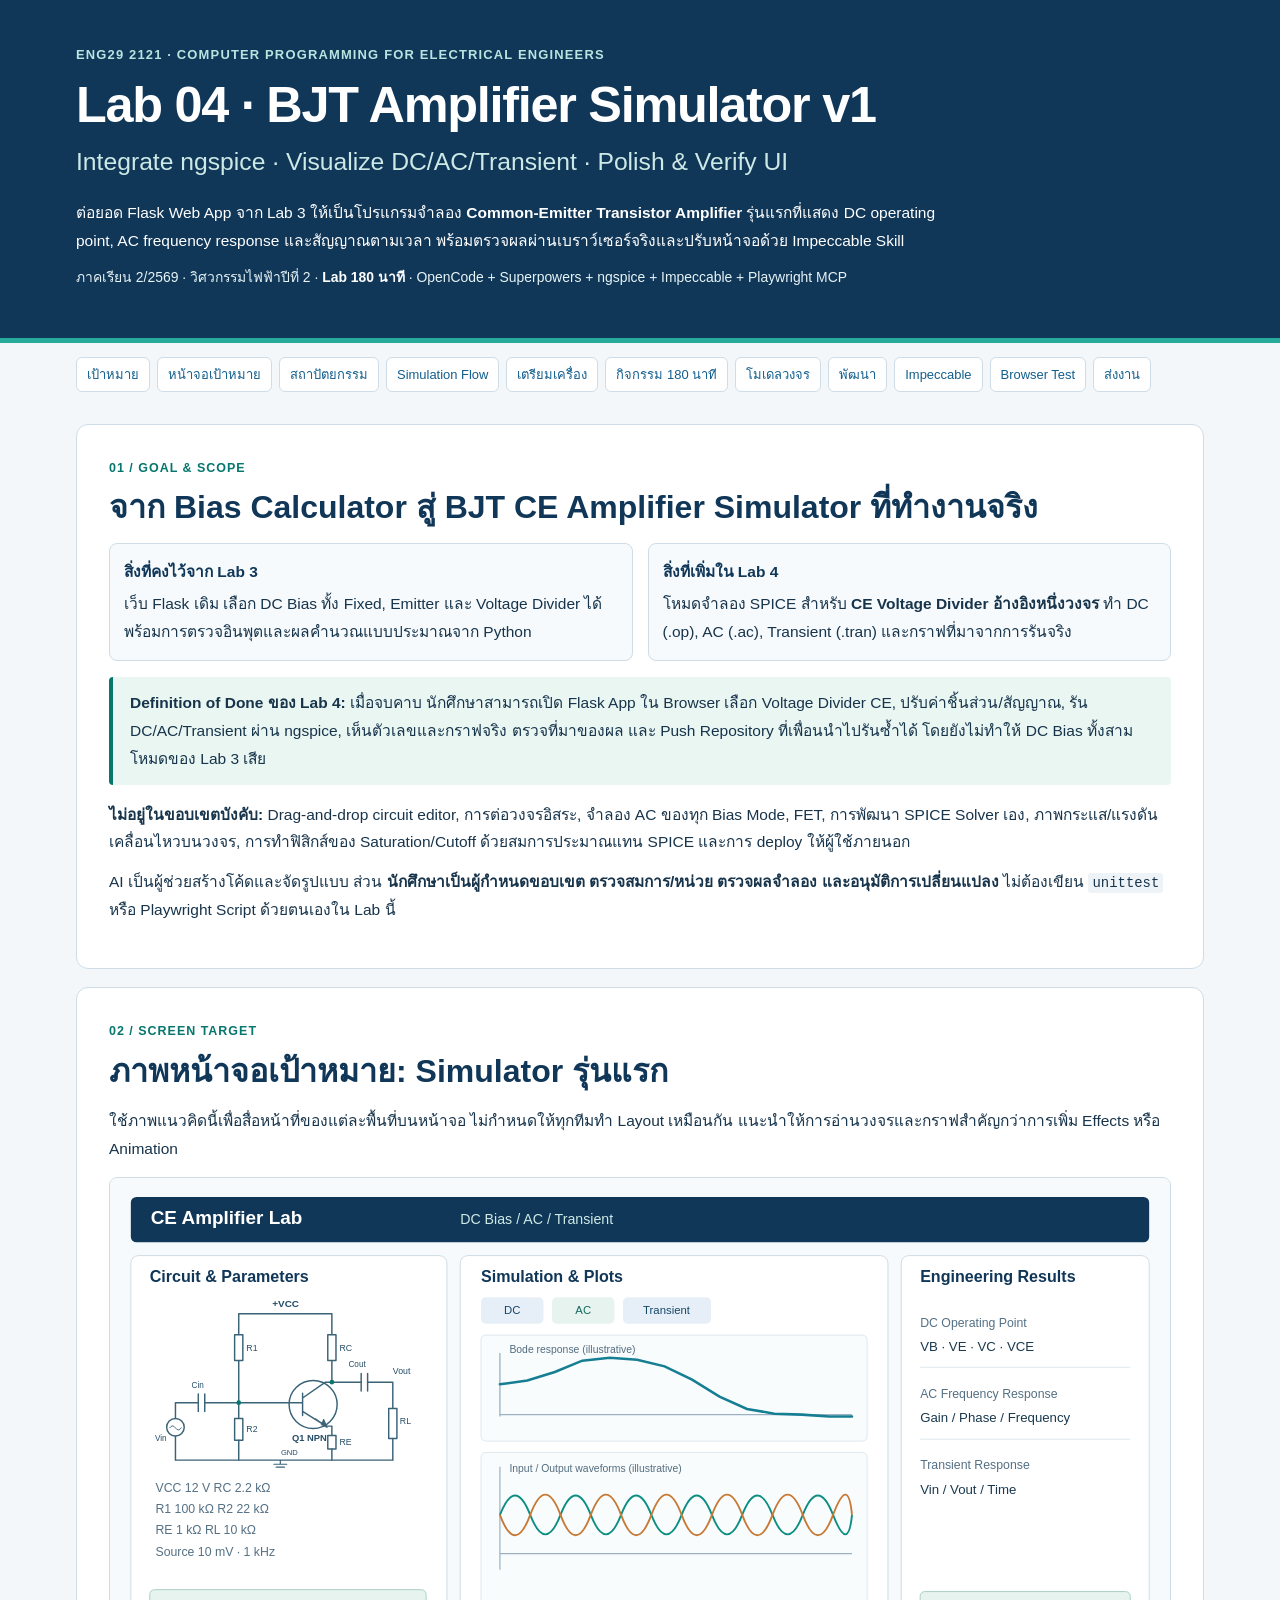
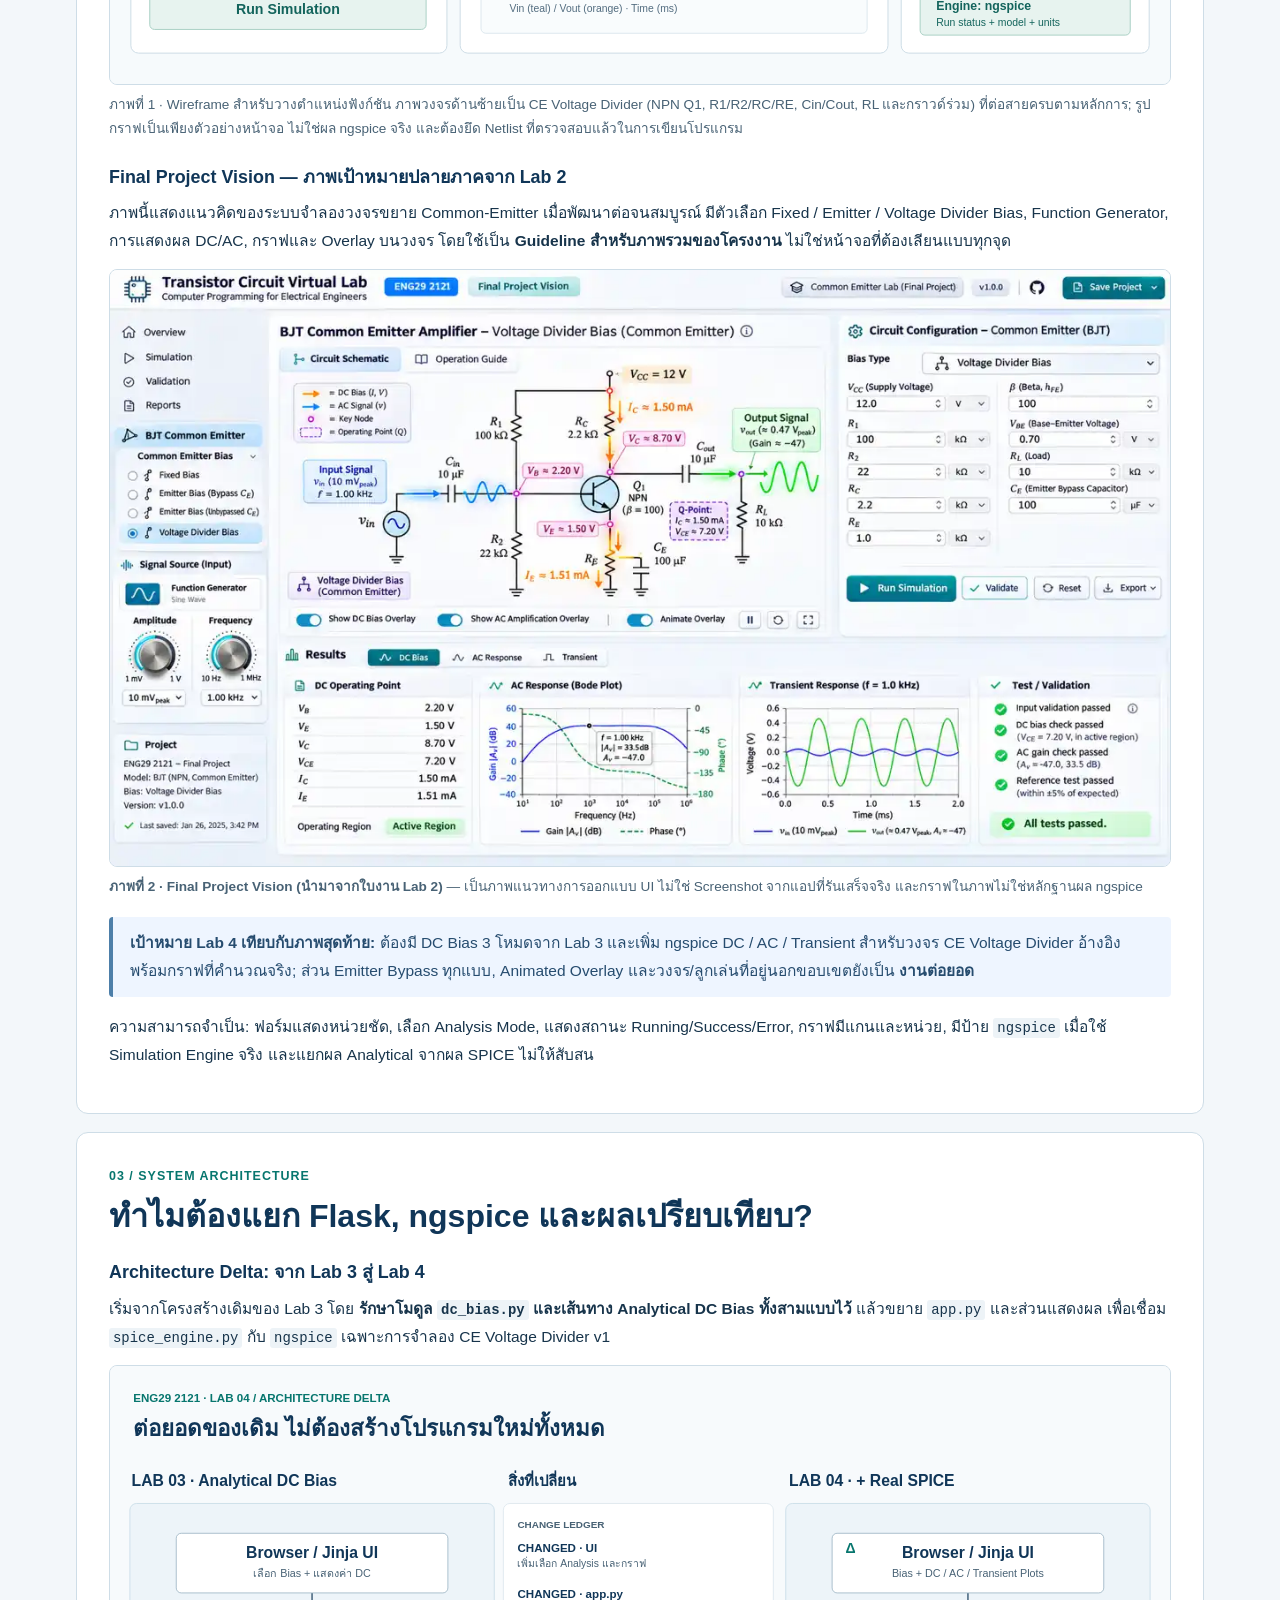
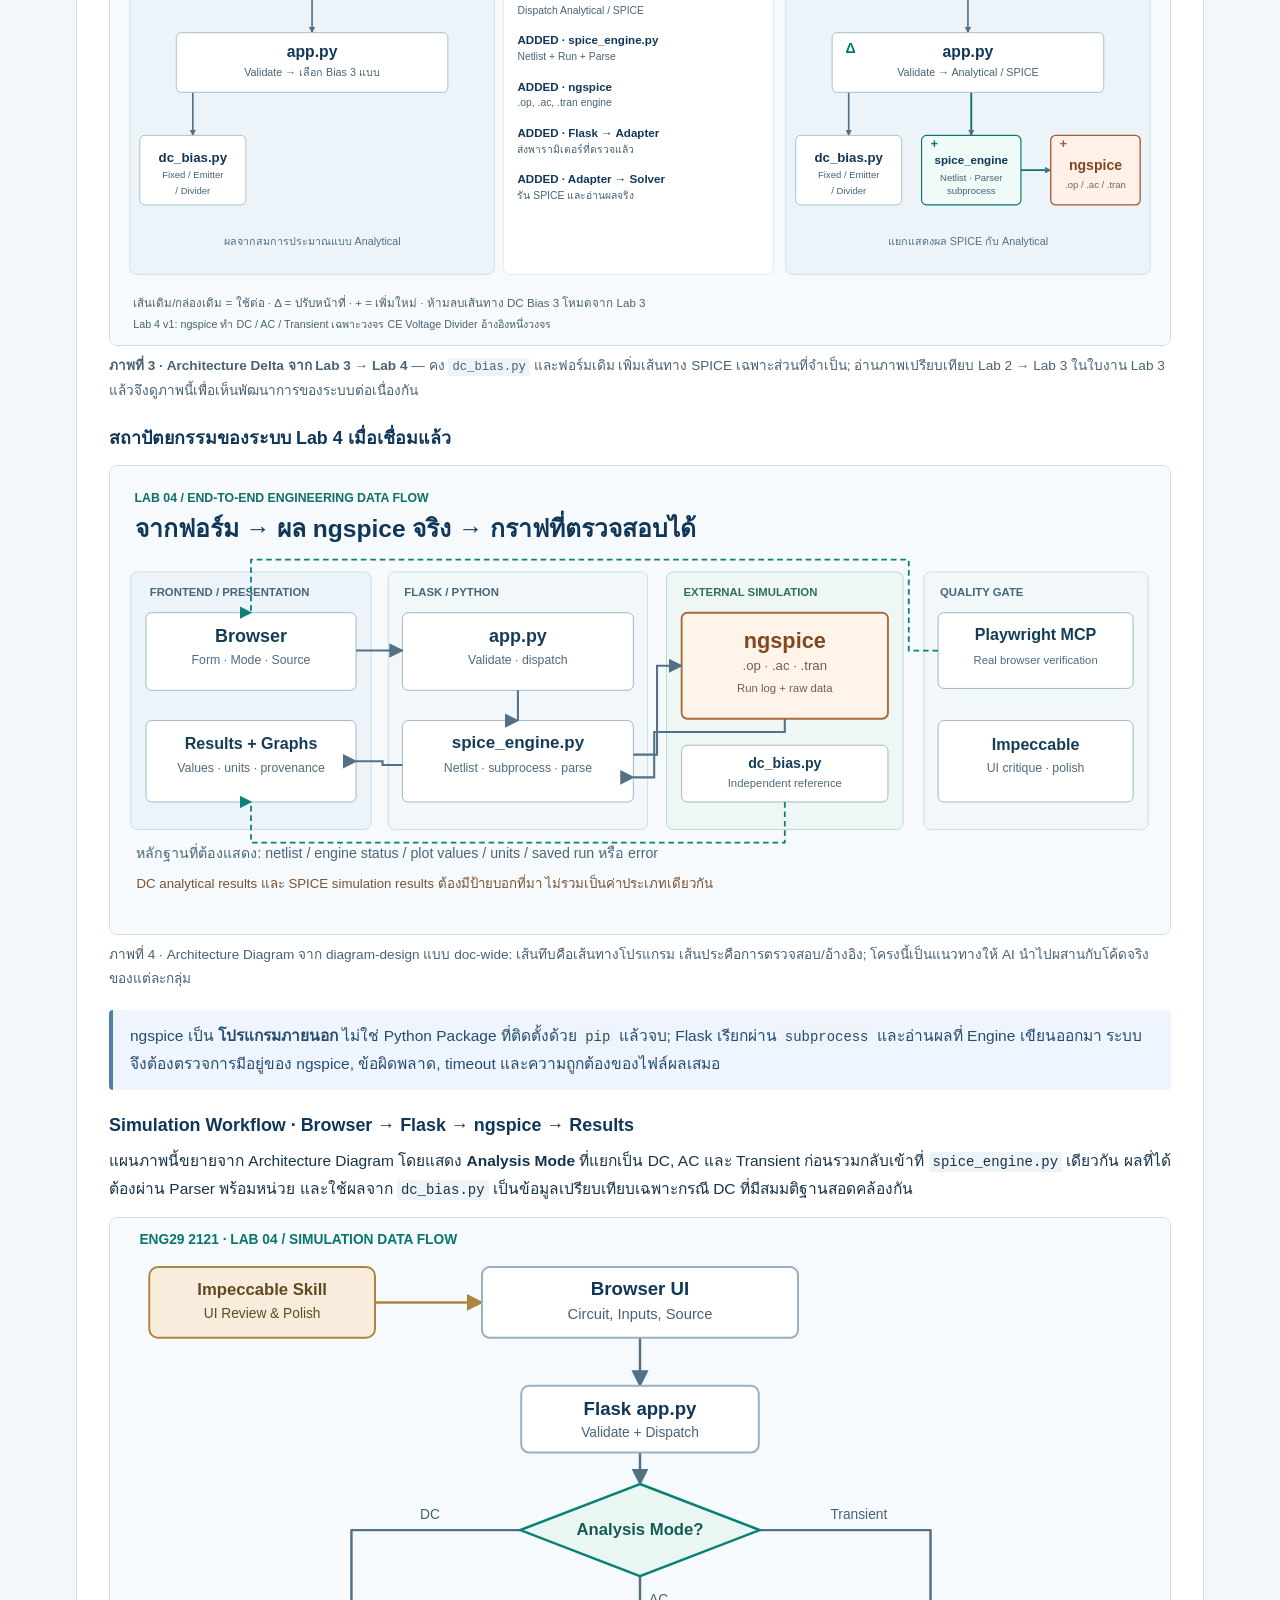
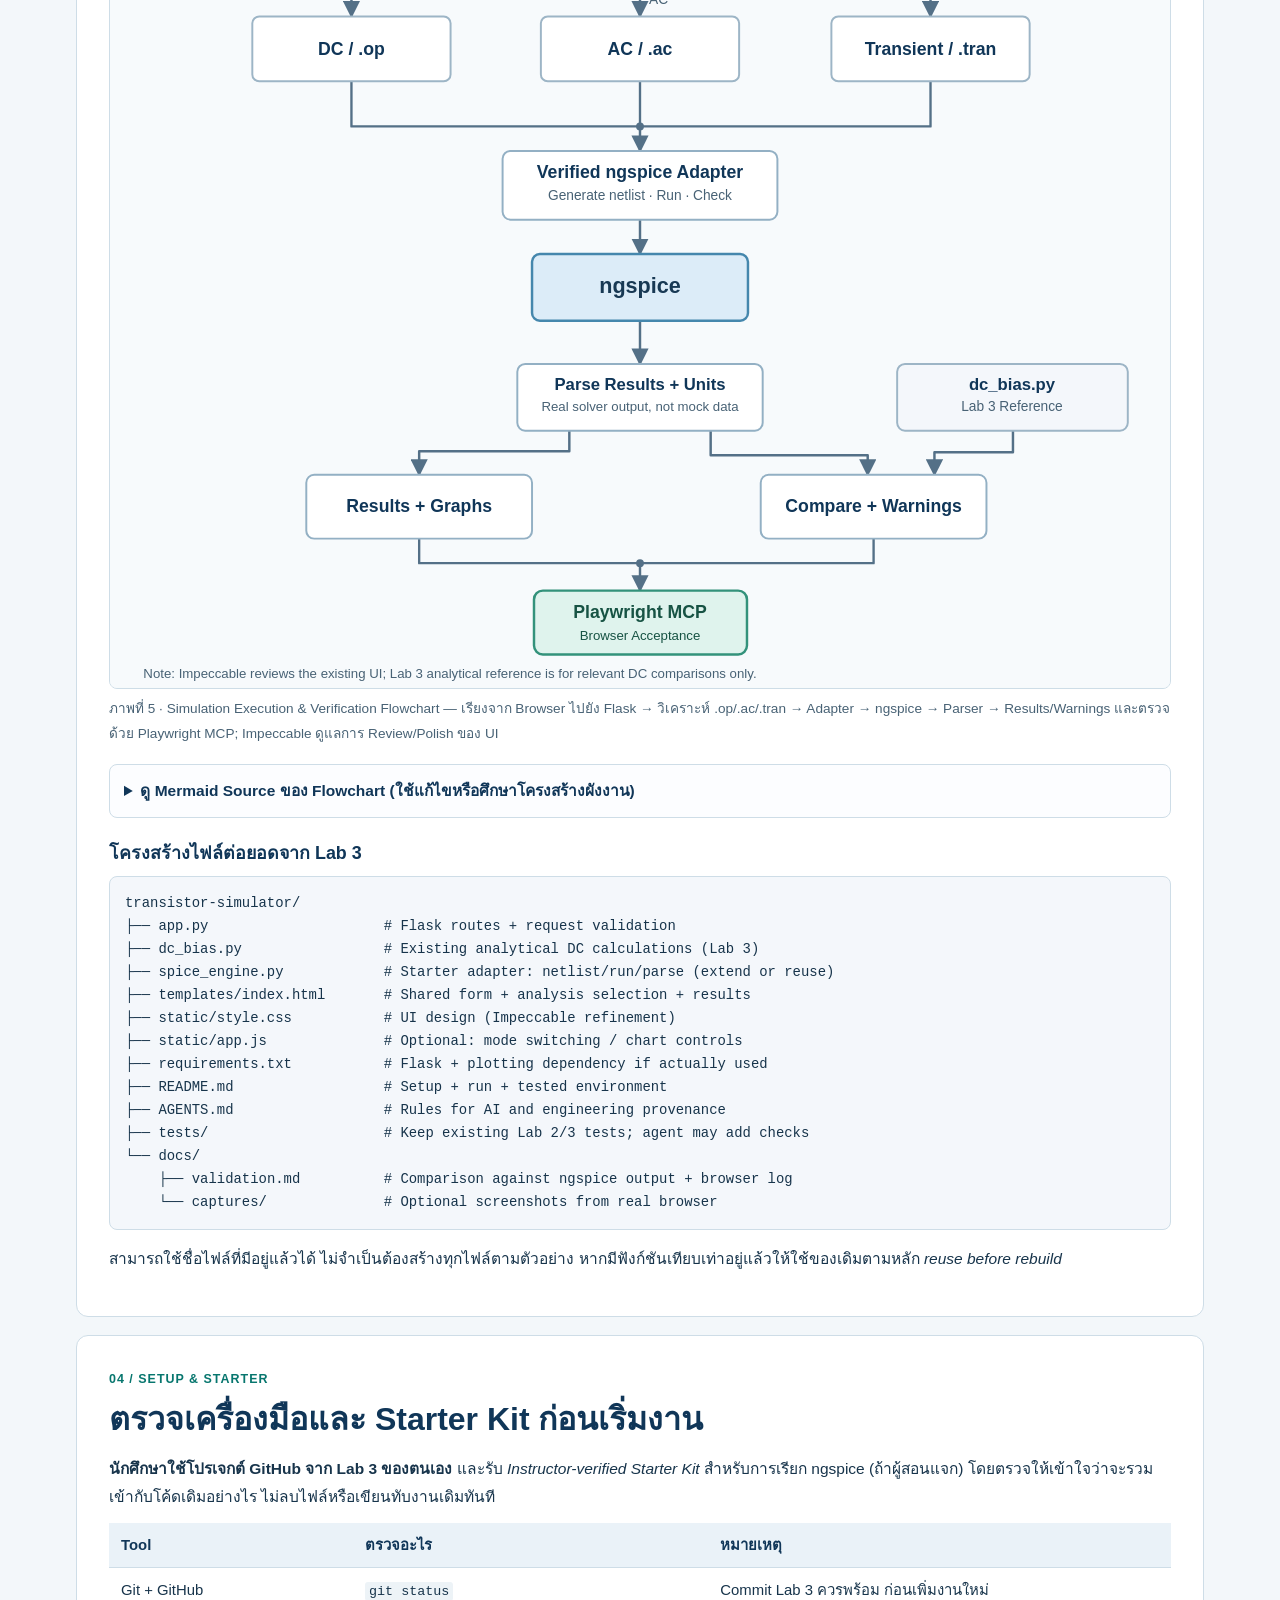
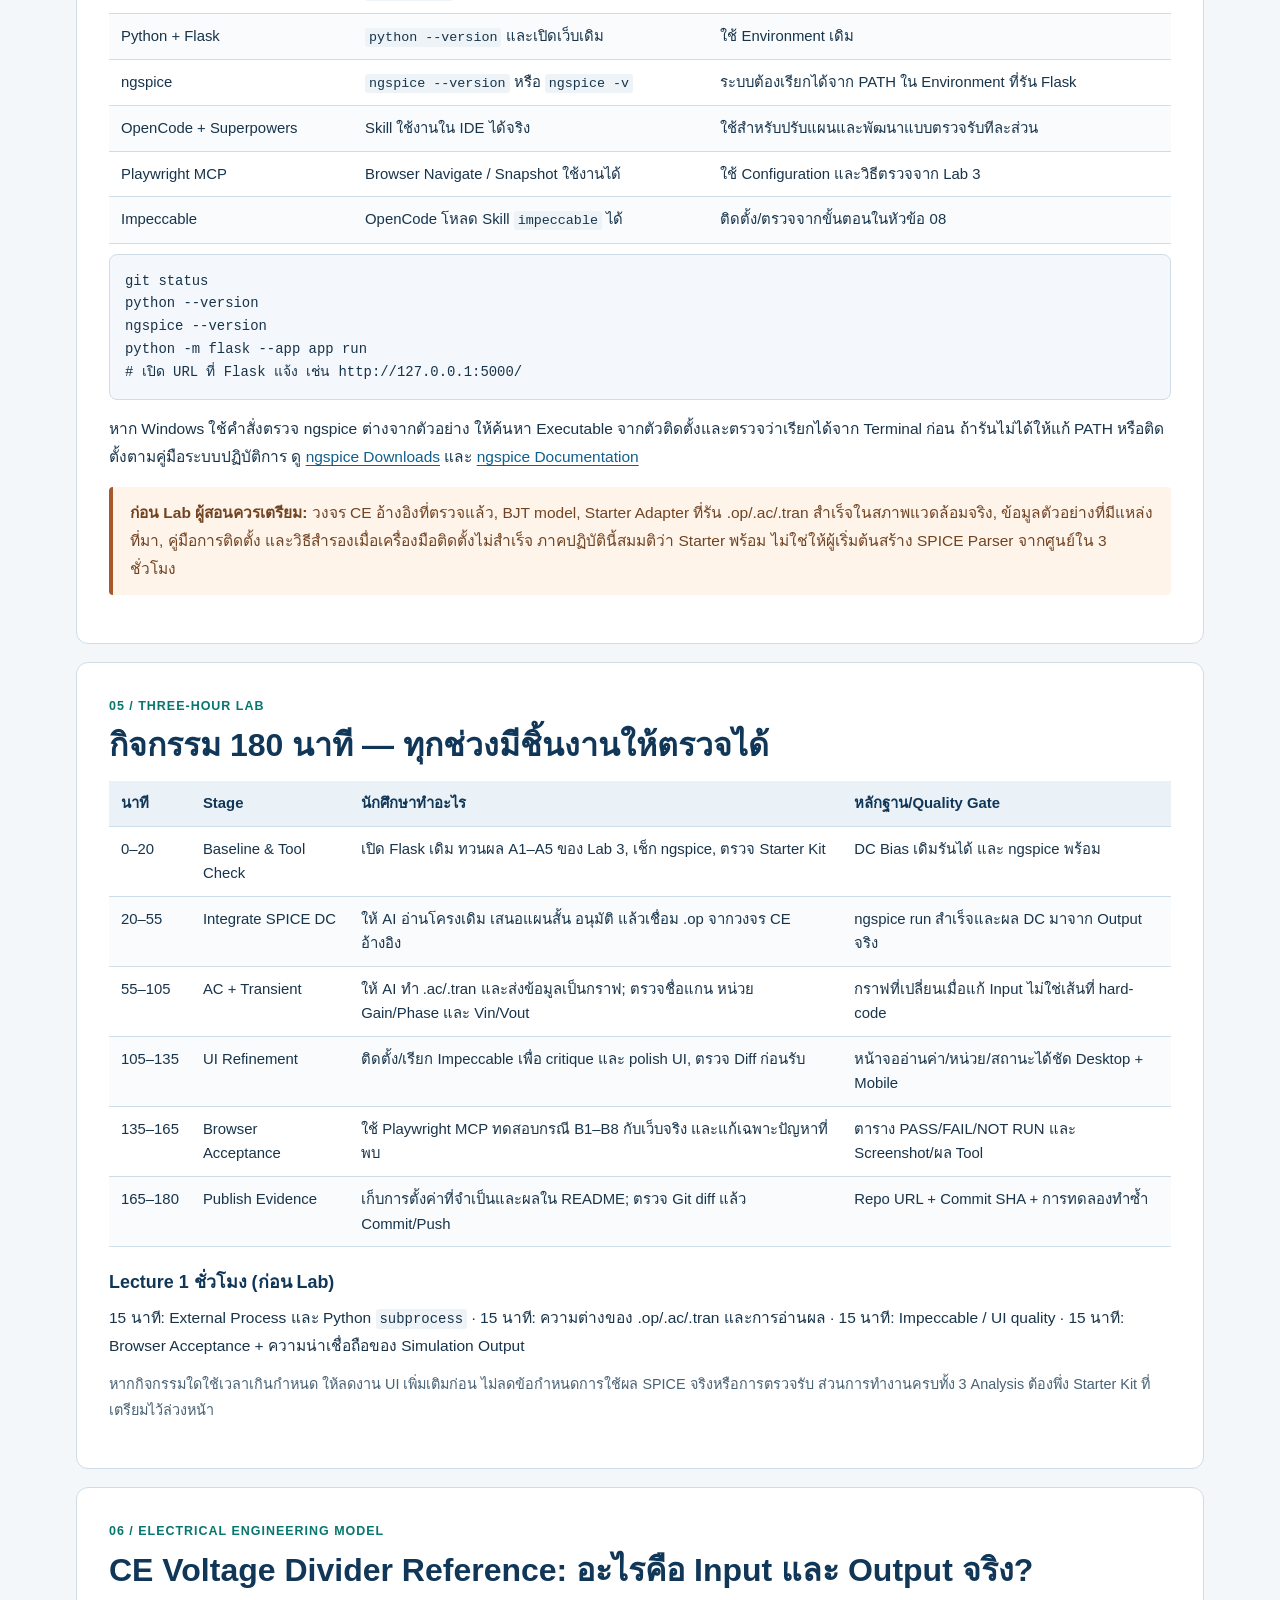
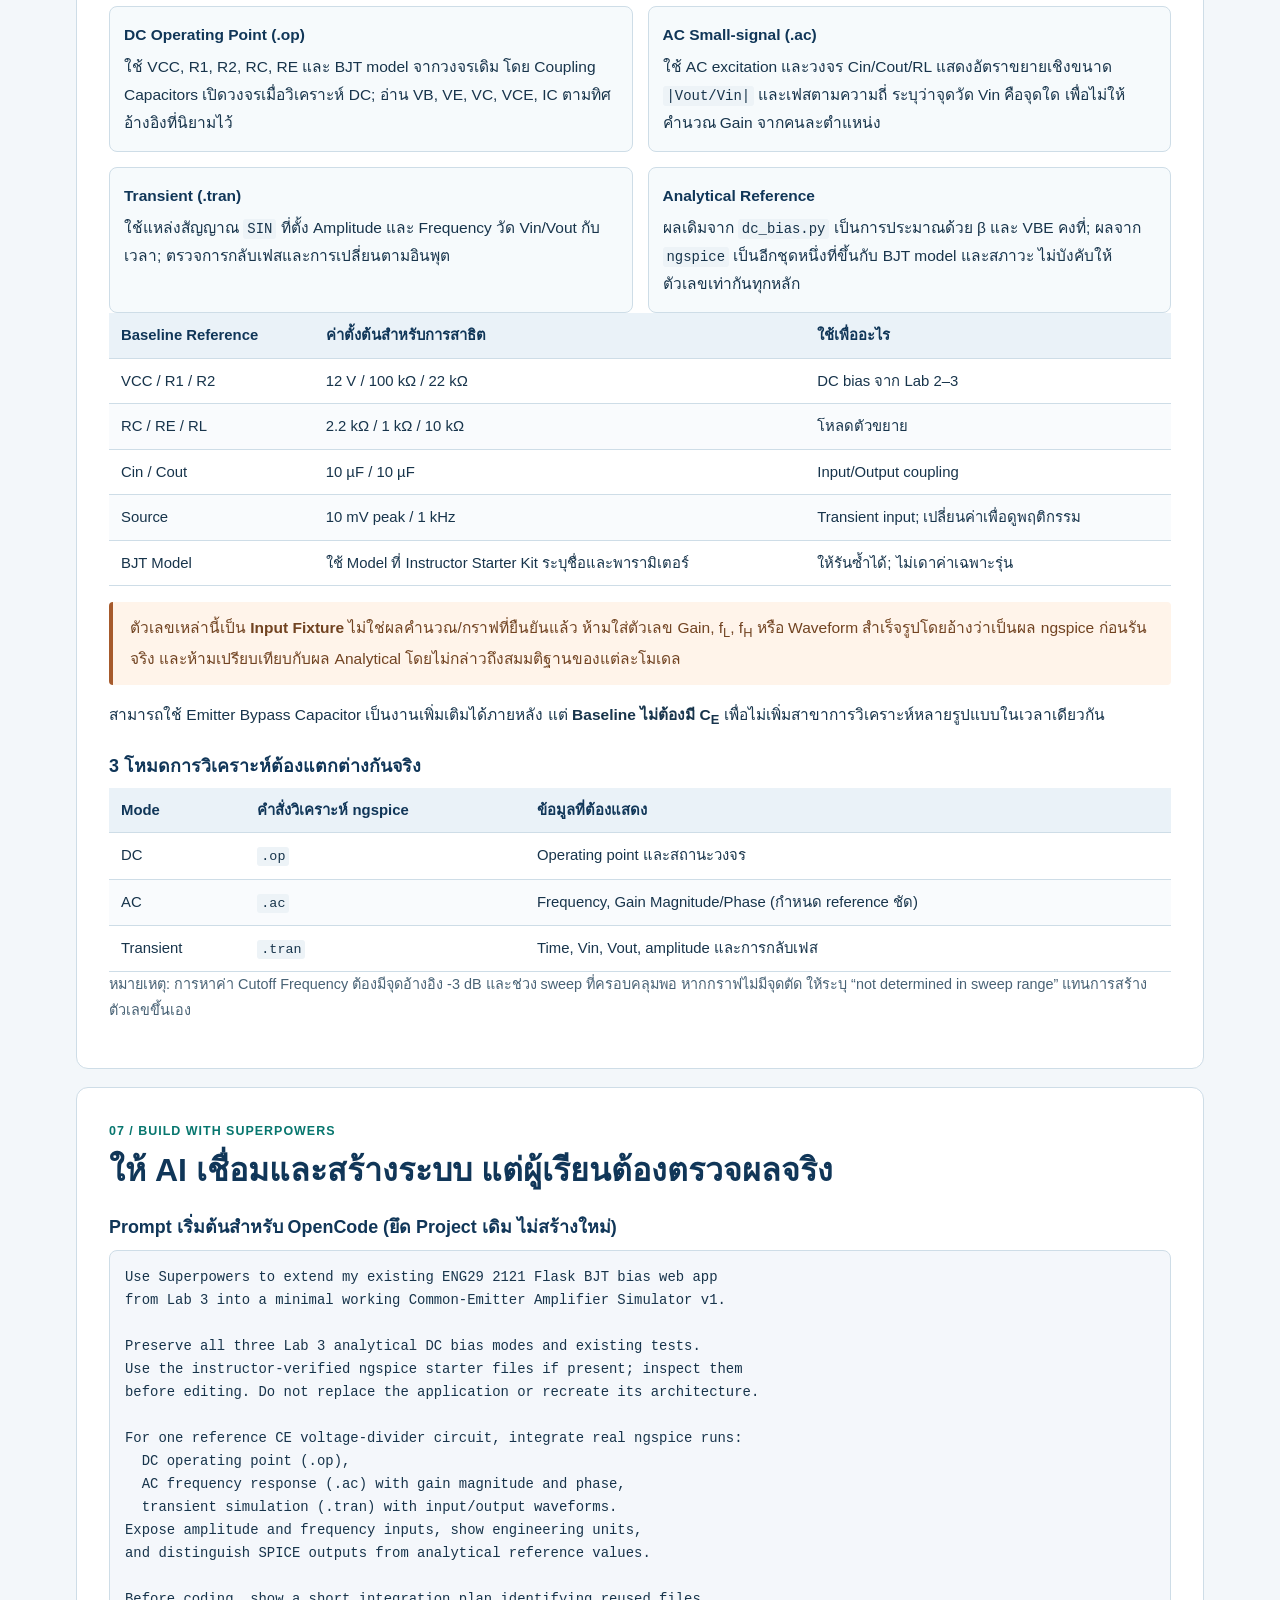
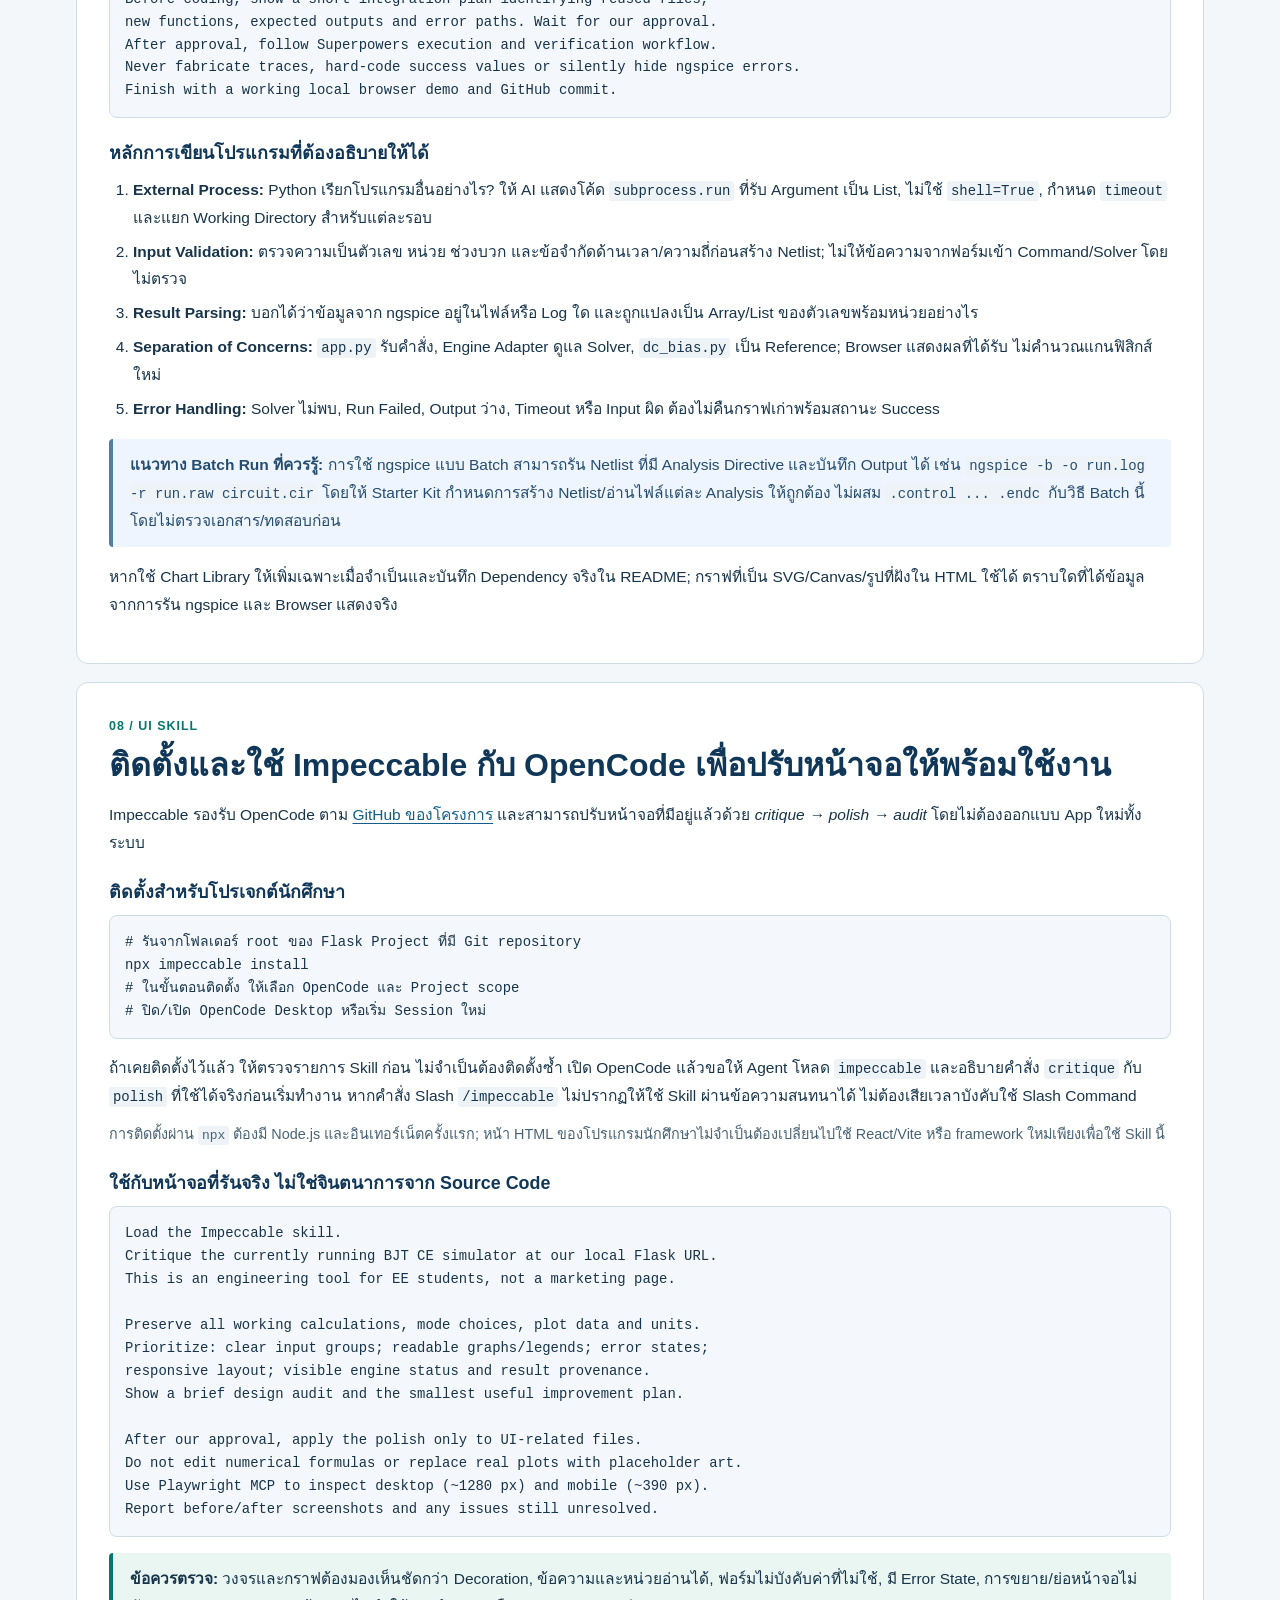
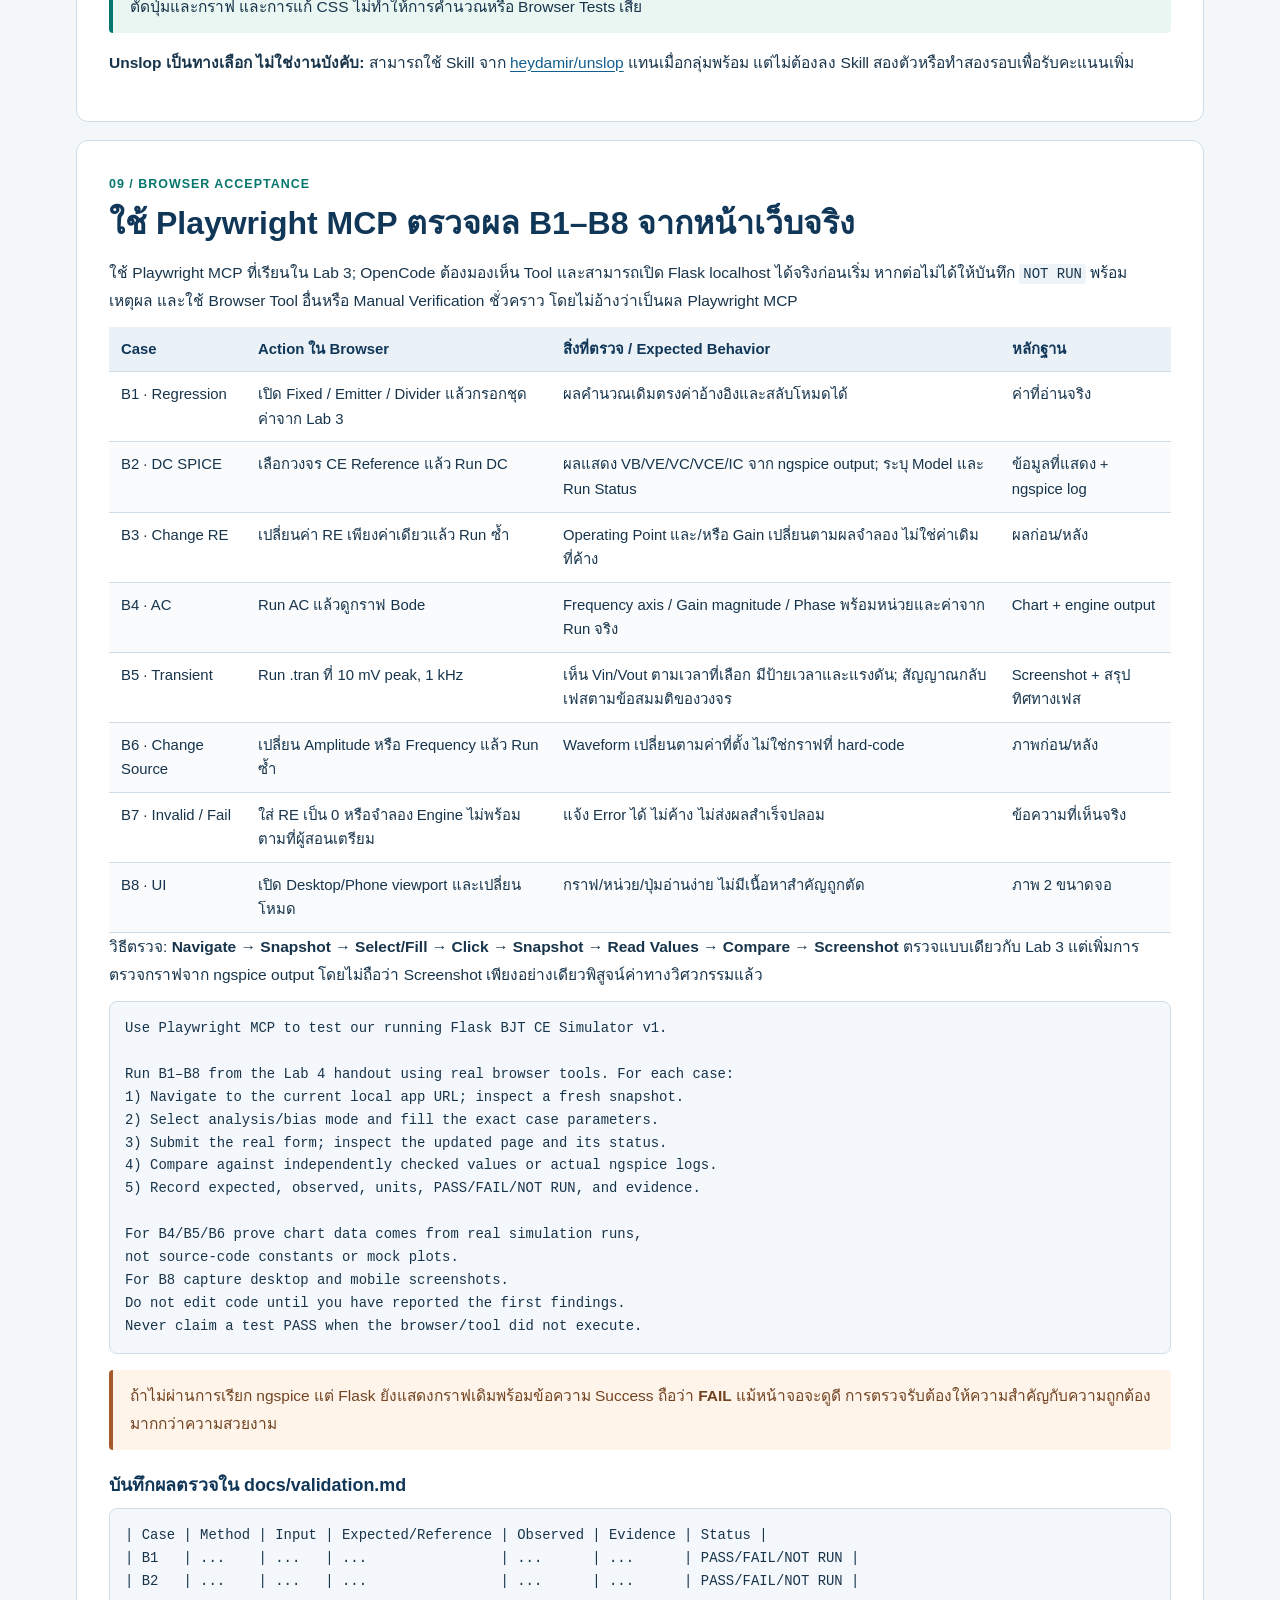
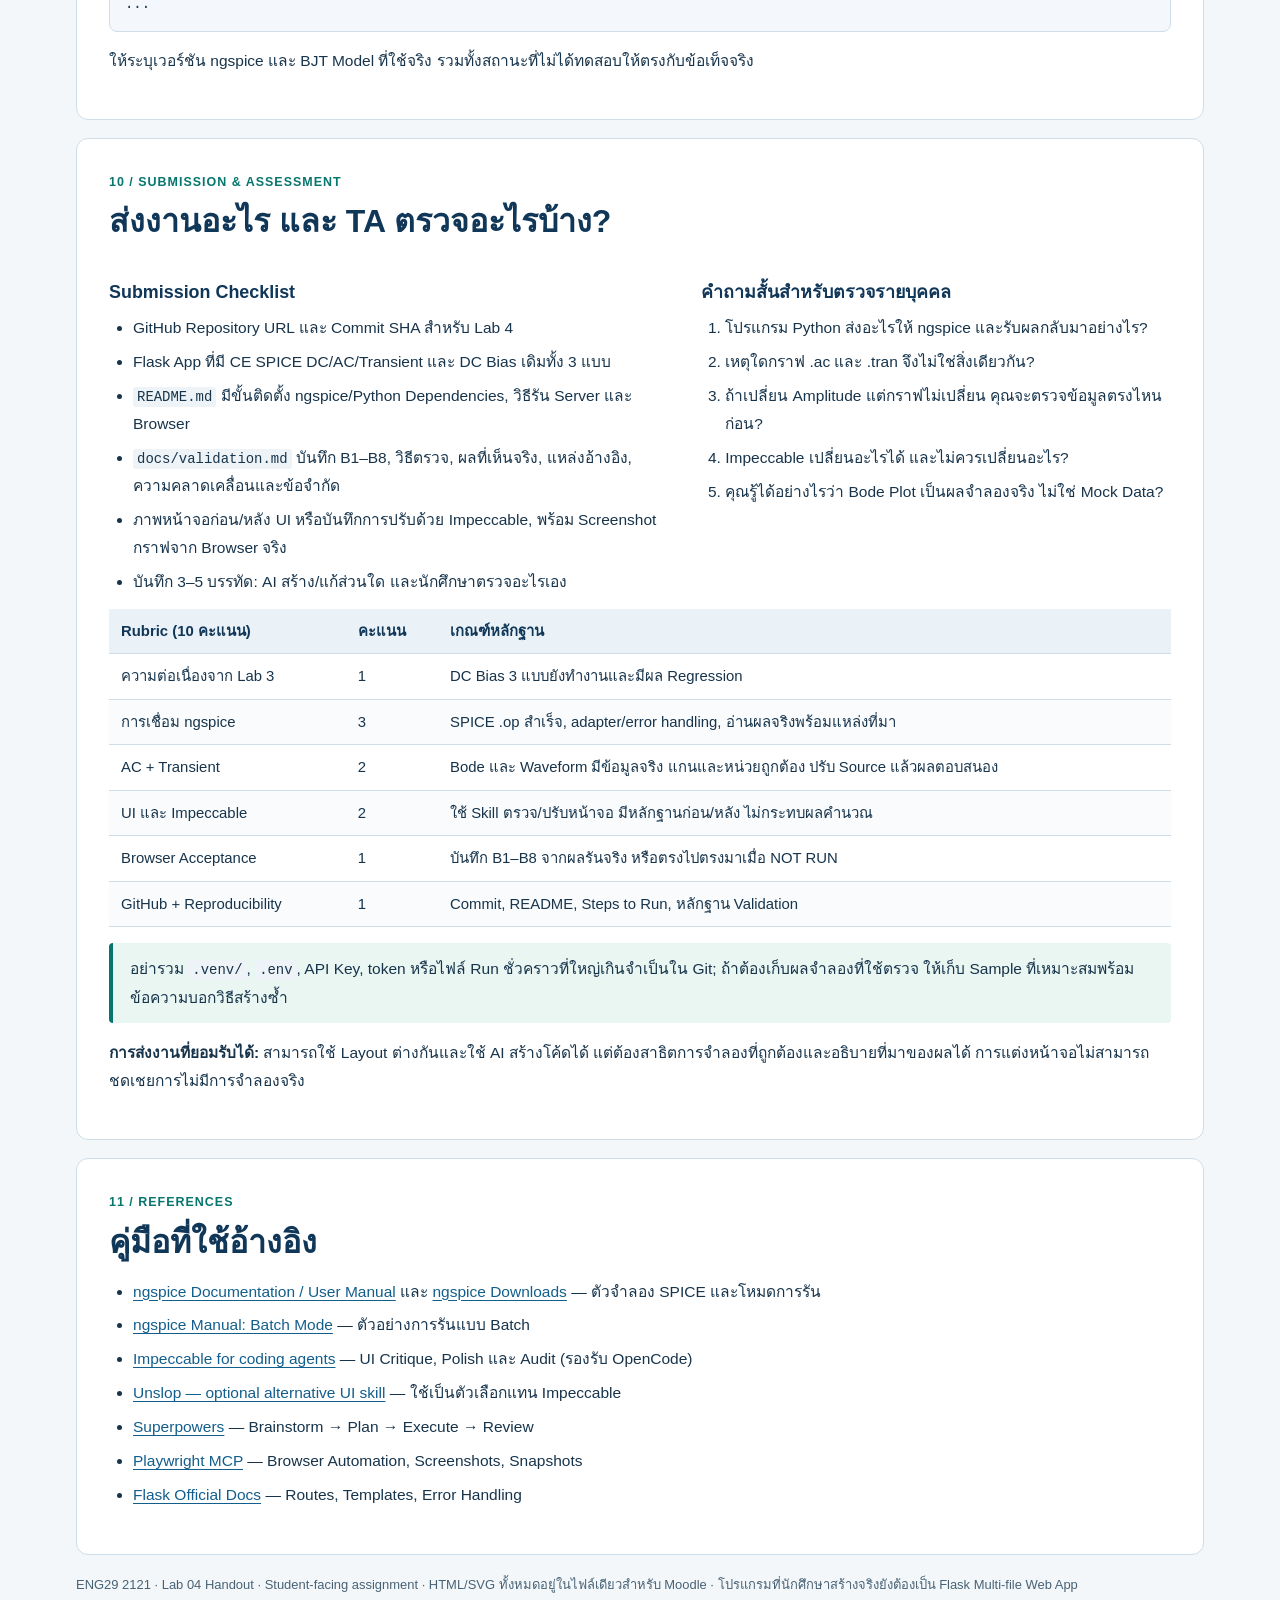
<file: Lab04_BJT_Amplifier_Simulator_2-2569.html>
<!doctype html>
<html lang="th"><head><meta charset="utf-8"><meta name="viewport" content="width=device-width, initial-scale=1"><title>ENG29 2121 · Lab 04 — BJT Amplifier Simulator v1</title><style>
:root{--paper:#f3f7fa;--ink:#17344b;--navy:#103658;--teal:#07766e;--teal-light:#eaf6f2;--line:#cedde7;--muted:#486275;--shade:#f6fafc;--orange:#a65a2c}
*{box-sizing:border-box}html{scroll-behavior:smooth}body{margin:0;background:var(--paper);color:var(--ink);font-family:"Noto Sans Thai",Tahoma,Arial,sans-serif;font-size:15.5px;line-height:1.8}
a{color:#125e8d;text-underline-offset:3px}a:focus-visible,summary:focus-visible,.scroll:focus-visible{outline:3px solid var(--teal);outline-offset:3px}
.shell{max-width:1180px;margin:0 auto;padding:0 26px}.hero{background:var(--navy);border-bottom:5px solid #27ac9c;color:#fff;padding:43px 0 38px}
.hero .overline{font-weight:750;font-size:.81rem;letter-spacing:.09em;color:#b6e6e0;margin:0}h1{font-size:clamp(2rem,4vw,3.15rem);letter-spacing:-.025em;line-height:1.18;margin:9px 0 16px}h1 small{display:block;font-size:.49em;letter-spacing:0;font-weight:500;line-height:1.7;margin-top:6px;color:#cde9e6}
.hero p{max-width:870px;margin:10px 0}.hero-meta{font-size:.87rem;color:#e6f4f6}.hero-meta b{color:#fff}
nav{display:flex;flex-wrap:wrap;gap:7px;padding:14px 0}nav a{padding:5px 10px;border:1px solid var(--line);border-radius:6px;text-decoration:none;background:white;font-size:.81rem}
main{padding-bottom:28px}section{background:#fff;border:1px solid var(--line);border-radius:12px;margin:18px 0;padding:clamp(19px,3vw,32px);scroll-margin-top:12px}
.kicker{color:var(--teal);font-size:.78rem;font-weight:800;letter-spacing:.08em;margin:0}h2{font-size:clamp(1.35rem,2.7vw,2rem);color:var(--navy);margin:7px 0 14px;line-height:1.34}h3{color:var(--navy);font-size:1.12rem;margin:23px 0 9px;line-height:1.4}
p{margin:0 0 12px}ul,ol{padding-left:1.55em;margin:7px 0 13px}li{margin-bottom:6px}.soft{color:var(--muted);font-size:.9rem}.two{display:grid;grid-template-columns:1.1fr .9fr;gap:18px}.col2{display:grid;grid-template-columns:repeat(2,minmax(0,1fr));gap:15px}.tile{background:var(--shade);border:1px solid var(--line);border-radius:8px;padding:14px}.tile b{display:block;color:var(--navy);margin-bottom:4px}
.notice{background:var(--teal-light);border-left:4px solid var(--teal);padding:12px 17px;border-radius:4px;margin:16px 0}.notice.warn{background:#fff4ea;border-left-color:#a65a2c;color:#714321}.notice.info{background:#eef5ff;border-left-color:#4d7fa9;color:#264c6f}
.scroll{overflow-x:auto;max-width:100%}.diagram{background:#f7fafc;border:1px solid var(--line);border-radius:8px}.diagram svg{display:block;min-width:780px;width:100%;height:auto;font-family:Tahoma,Arial,sans-serif}figure{margin:14px 0 18px}.final-shot{display:block;width:100%;height:auto;border:1px solid var(--line);border-radius:8px;background:#edf4f9}figcaption{color:var(--muted);font-size:.85rem;padding-top:8px}
table{width:100%;border-collapse:collapse;font-size:.93rem;line-height:1.65}th,td{padding:10px 12px;border-bottom:1px solid var(--line);text-align:left;vertical-align:top}th{background:#eaf2f8;color:var(--navy)}tr:nth-child(even) td{background:#f9fbfd}.time{white-space:nowrap}.wide-table{min-width:850px}
pre,code{font-family:ui-monospace,Consolas,Menlo,monospace}code{background:#edf3f7;padding:2px 4px;border-radius:3px;font-size:.9em;overflow-wrap:anywhere}pre{margin:10px 0 15px;border:1px solid var(--line);padding:15px;background:#f4f7fb;border-radius:8px;line-height:1.65;white-space:pre-wrap;overflow-wrap:anywhere;font-size:.87rem}pre code{background:transparent;padding:0;font-size:inherit}
details{border:1px solid var(--line);border-radius:8px;padding:12px 14px;margin:12px 0;background:#fcfdff}summary{font-weight:750;color:var(--navy);cursor:pointer}dl{display:grid;grid-template-columns:180px 1fr;gap:4px 15px}dt{font-weight:700;color:var(--navy)}dd{margin:0 0 8px}
footer{color:var(--muted);font-size:.81rem;padding:0 26px 35px;max-width:1180px;margin:auto}footer p{margin:0}
@media(max-width:760px){.shell{padding-inline:14px}.two,.col2{grid-template-columns:1fr}.hero{padding:26px 0 29px}.diagram svg{min-width:800px}dl{grid-template-columns:1fr;gap:0}}
@media print{body{background:#fff;font-size:10pt;line-height:1.54}.shell{padding:0;max-width:none}.hero{background:white;color:var(--navy);border-bottom:3px solid #07766e;padding:0 0 12px}.hero .overline,.hero h1 small,.hero-meta{color:var(--navy)}h1{font-size:26pt}.hero p{color:var(--navy)}nav{display:none}section{border:0;border-bottom:1px solid #ddd;border-radius:0;padding:15px 0;margin:0;break-inside:auto}h2,h3{break-after:avoid}tr,figure,.tile,.notice{break-inside:avoid}table{font-size:8pt}th,td{padding:5px 7px}.scroll{overflow:visible}.diagram svg{min-width:0}pre{font-size:8.1pt}footer{padding:15px 0}}
</style></head><body>

<header class="hero"><div class="shell">
<p class="overline">ENG29 2121 · COMPUTER PROGRAMMING FOR ELECTRICAL ENGINEERS</p>
<h1>Lab 04 · BJT Amplifier Simulator v1 <small>Integrate ngspice · Visualize DC/AC/Transient · Polish &amp; Verify UI</small></h1>
<p>ต่อยอด Flask Web App จาก Lab 3 ให้เป็นโปรแกรมจำลอง <strong>Common-Emitter Transistor Amplifier</strong> รุ่นแรกที่แสดง DC operating point, AC frequency response และสัญญาณตามเวลา พร้อมตรวจผลผ่านเบราว์เซอร์จริงและปรับหน้าจอด้วย Impeccable Skill</p>
<p class="hero-meta">ภาคเรียน 2/2569 · วิศวกรรมไฟฟ้าปีที่ 2 · <b>Lab 180 นาที</b> · OpenCode + Superpowers + ngspice + Impeccable + Playwright MCP</p>
</div></header>
<main class="shell">
<nav aria-label="สารบัญ">
<a href="#outcomes">เป้าหมาย</a><a href="#mockup">หน้าจอเป้าหมาย</a><a href="#architecture">สถาปัตยกรรม</a><a href="#simulation-flow">Simulation Flow</a><a href="#prepare">เตรียมเครื่อง</a><a href="#plan">กิจกรรม 180 นาที</a><a href="#engineering">โมเดลวงจร</a><a href="#build">พัฒนา</a><a href="#impeccable">Impeccable</a><a href="#browser">Browser Test</a><a href="#submission">ส่งงาน</a>
</nav>
<section id="outcomes">
<p class="kicker">01 / GOAL &amp; SCOPE</p><h2>จาก Bias Calculator สู่ BJT CE Amplifier Simulator ที่ทำงานจริง</h2>
<div class="col2"><div class="tile"><b>สิ่งที่คงไว้จาก Lab 3</b>เว็บ Flask เดิม เลือก DC Bias ทั้ง Fixed, Emitter และ Voltage Divider ได้ พร้อมการตรวจอินพุตและผลคำนวณแบบประมาณจาก Python</div>
<div class="tile"><b>สิ่งที่เพิ่มใน Lab 4</b>โหมดจำลอง SPICE สำหรับ <strong>CE Voltage Divider อ้างอิงหนึ่งวงจร</strong> ทำ DC (.op), AC (.ac), Transient (.tran) และกราฟที่มาจากการรันจริง</div></div>
<div class="notice"><strong>Definition of Done ของ Lab 4:</strong> เมื่อจบคาบ นักศึกษาสามารถเปิด Flask App ใน Browser เลือก Voltage Divider CE, ปรับค่าชิ้นส่วน/สัญญาณ, รัน DC/AC/Transient ผ่าน ngspice, เห็นตัวเลขและกราฟจริง ตรวจที่มาของผล และ Push Repository ที่เพื่อนนำไปรันซ้ำได้ โดยยังไม่ทำให้ DC Bias ทั้งสามโหมดของ Lab 3 เสีย</div>
<p><strong>ไม่อยู่ในขอบเขตบังคับ:</strong> Drag-and-drop circuit editor, การต่อวงจรอิสระ, จำลอง AC ของทุก Bias Mode, FET, การพัฒนา SPICE Solver เอง, ภาพกระแส/แรงดันเคลื่อนไหวบนวงจร, การทำฟิสิกส์ของ Saturation/Cutoff ด้วยสมการประมาณแทน SPICE และการ deploy ให้ผู้ใช้ภายนอก</p>
<p>AI เป็นผู้ช่วยสร้างโค้ดและจัดรูปแบบ ส่วน <strong>นักศึกษาเป็นผู้กำหนดขอบเขต ตรวจสมการ/หน่วย ตรวจผลจำลอง และอนุมัติการเปลี่ยนแปลง</strong> ไม่ต้องเขียน <code>unittest</code> หรือ Playwright Script ด้วยตนเองใน Lab นี้</p>
</section>

<section id="mockup"><p class="kicker">02 / SCREEN TARGET</p><h2>ภาพหน้าจอเป้าหมาย: Simulator รุ่นแรก</h2>
<p>ใช้ภาพแนวคิดนี้เพื่อสื่อหน้าที่ของแต่ละพื้นที่บนหน้าจอ ไม่กำหนดให้ทุกทีมทำ Layout เหมือนกัน แนะนำให้การอ่านวงจรและกราฟสำคัญกว่าการเพิ่ม Effects หรือ Animation</p>

<figure><div class="scroll diagram" role="region" tabindex="0" aria-label="ภาพหน้าจอแนวคิด BJT CE Simulator v1">
<svg viewBox="0 0 1120 535" xmlns="http://www.w3.org/2000/svg" role="img" aria-labelledby="mocktitle mockdesc">
<title id="mocktitle">Concept UI: BJT Common-Emitter Amplifier Simulator v1</title>
<desc id="mockdesc">ซ้ายแสดงวงจร CE และ Parameters ตรงกลางเป็นตัวเลือก DC AC Transient และกราฟสัญญาณ ขวาสรุปผลตัวเลขและสถานะจำลอง</desc>
<rect width="1120" height="535" fill="#f6fafc"/>
<rect x="22" y="20" width="1076" height="48" rx="6" fill="#103658"/>
<text x="43" y="49" fill="#fff" font-size="20" font-weight="700">CE Amplifier Lab</text>
<text x="370" y="49" fill="#cce9e3" font-size="15">DC Bias / AC / Transient</text>
<rect x="22" y="82" width="334" height="420" rx="8" fill="#fff" stroke="#ccdce5"/>
<text x="42" y="110" fill="#103658" font-size="17" font-weight="700">Circuit &amp; Parameters</text>
<!-- Electrically connected CE voltage-divider schematic (NPN, unbypassed RE). This is a visual reference, not a free-form circuit editor. -->
<svg x="39" y="126" width="298" height="182" viewBox="0 0 470 294" role="img" aria-labelledby="ce-mini-title ce-mini-desc">
<title id="ce-mini-title">Common-emitter amplifier with voltage-divider bias</title>
<desc id="ce-mini-desc">VCC connects to R1 and RC. R1 and R2 share the transistor base node. RC connects VCC to the collector, and RE connects the emitter to ground. An NPN transistor Q1 uses its emitter arrow pointing outward. A sine source is coupled to the base by Cin, while the collector drives Cout and a load resistor RL to ground.</desc>
<g fill="none" stroke="#3b6377" stroke-width="2.5" stroke-linecap="round" stroke-linejoin="round">
<!-- Power and resistor terminals -->
<path d="M151 28H310 M151 28V64 M151 108V180 M310 28V64 M310 108V145"/>
<rect x="144" y="64" width="14" height="44" fill="#fff"/>
<rect x="303" y="64" width="14" height="44" fill="#fff"/>
<!-- Transistor: base / collector / emitter, Q1 NPN -->
<circle cx="278" cy="183" r="41" fill="#fff"/>
<path d="M151 180H260 M260 164V202 M260 172L299 145H310 M260 195L300 220H310V236"/>
<path d="M282 207L300 220 M292 217L296 208L302 222Z" fill="#3b6377" stroke-width="1.4"/>
<!-- Emitter resistance -->
<rect x="303" y="236" width="14" height="23" fill="#fff"/>
<path d="M310 259V278"/>
<!-- Divider lower resistance -->
<path d="M151 180V207"/>
<rect x="144" y="207" width="14" height="37" fill="#fff"/>
<path d="M151 244V278"/>
<!-- AC input generator, input coupling capacitor -->
<path d="M43 180H82 M93 180H151 M43 180V207 M43 237V278"/>
<path d="M82 165V195 M93 165V195"/>
<circle cx="43" cy="222" r="15" fill="#fff"/>
<path d="M33 223Q38 216 43 223T53 223" stroke-width="1.6"/>
<!-- Collector output via Cout and load RL -->
<path d="M310 145H360 M371 145H414V190"/>
<path d="M360 130V160 M371 130V160"/>
<rect x="407" y="190" width="14" height="51" fill="#fff"/>
<path d="M414 241V278"/>
<!-- Shared ground reference -->
<path d="M43 278H414 M222 278V285 M211 285H233 M215 290H229" stroke-width="2"/>
</g>
<g fill="#254d67" font-family="Tahoma,Arial,sans-serif">
<text x="231" y="17" text-anchor="middle" font-size="17" font-weight="700">+VCC</text>
<text x="164" y="91" font-size="15">R1</text><text x="323" y="91" font-size="15">RC</text>
<text x="164" y="230" font-size="15">R2</text><text x="323" y="253" font-size="15">RE</text>
<text x="242" y="246" font-size="16" font-weight="700">Q1 NPN</text>
<text x="81" y="155" font-size="14" text-anchor="middle">Cin</text>
<text x="353" y="119" font-size="14" text-anchor="middle">Cout</text>
<text x="426" y="216" font-size="15">RL</text>
<text x="414" y="131" font-size="15">Vout</text>
<text x="8" y="245" font-size="14">Vin</text>
<text x="223" y="270" font-size="13">GND</text>
</g>
<g fill="#07766e"><circle cx="151" cy="180" r="4"/><circle cx="310" cy="145" r="4"/></g>
</svg>
<text x="48" y="332" fill="#547084" font-size="13">VCC 12 V       RC 2.2 kΩ</text>
<text x="48" y="354" fill="#547084" font-size="13">R1 100 kΩ    R2 22 kΩ</text>
<text x="48" y="376" fill="#547084" font-size="13">RE 1 kΩ       RL 10 kΩ</text>
<text x="48" y="399" fill="#547084" font-size="13">Source  10 mV · 1 kHz</text>
<rect x="42" y="435" width="292" height="42" rx="5" fill="#e7f3ef" stroke="#a7cfc2"/>
<text x="188" y="461" font-size="15" fill="#13645c" text-anchor="middle" font-weight="700">Run Simulation</text>
<rect x="370" y="82" width="452" height="420" rx="8" fill="#fff" stroke="#ccdce5"/>
<text x="392" y="110" fill="#103658" font-size="17" font-weight="700">Simulation &amp; Plots</text>
<rect x="392" y="126" width="66" height="28" rx="5" fill="#e6eff7"/><text x="425" y="144" font-size="12" fill="#164668" text-anchor="middle">DC</text>
<rect x="467" y="126" width="66" height="28" rx="5" fill="#e7f3ef"/><text x="500" y="144" font-size="12" fill="#11695e" text-anchor="middle">AC</text>
<rect x="542" y="126" width="93" height="28" rx="5" fill="#e6eff7"/><text x="588" y="144" font-size="12" fill="#164668" text-anchor="middle">Transient</text>
<rect x="392" y="166" width="408" height="112" rx="5" fill="#f9fcfd" stroke="#dce7ee"/>
<path d="M412 250H784 M412 185V252" stroke="#9cb2c2" fill="none" stroke-width="1.4"/>
<path d="M412 218L441 214L470 205L499 193L528 190L557 192L586 199L615 213L644 231L673 244L702 249L731 250L760 252L784 252" fill="none" stroke="#167e93" stroke-width="2.7" stroke-linecap="round"/>
<text x="422" y="185" font-size="11" fill="#526c7f">Bode response (illustrative)</text>
<rect x="392" y="290" width="408" height="191" rx="5" fill="#f9fcfd" stroke="#dce7ee"/>
<path d="M412 397H784 M412 305V414" stroke="#9cb2c2" fill="none" stroke-width="1.3"/>
<path d="M412 356Q428 315 444 356T476 356T508 356T540 356T572 356T604 356T636 356T668 356T700 356T732 356T764 356T784 356" fill="none" stroke="#0c8e83" stroke-width="2"/>
<path d="M412 356Q428 399 444 356T476 356T508 356T540 356T572 356T604 356T636 356T668 356T700 356T732 356T764 356T784 356" fill="none" stroke="#c77a35" stroke-width="2"/>
<text x="422" y="311" font-size="11" fill="#526c7f">Input / Output waveforms (illustrative)</text>
<text x="422" y="459" font-size="11" fill="#526c7f">Vin (teal) / Vout (orange) · Time (ms)</text>
<rect x="836" y="82" width="262" height="420" rx="8" fill="#fff" stroke="#ccdce5"/>
<text x="856" y="110" fill="#103658" font-size="17" font-weight="700">Engineering Results</text>
<text x="856" y="157" fill="#547084" font-size="13">DC Operating Point</text>
<text x="856" y="183" fill="#19394e" font-size="14">VB · VE · VC · VCE</text>
<path d="M856 200H1078" stroke="#dce7ee"/>
<text x="856" y="232" fill="#547084" font-size="13">AC Frequency Response</text>
<text x="856" y="258" fill="#19394e" font-size="14">Gain / Phase / Frequency</text>
<path d="M856 276H1078" stroke="#dce7ee"/>
<text x="856" y="308" fill="#547084" font-size="13">Transient Response</text>
<text x="856" y="334" fill="#19394e" font-size="14">Vin / Vout / Time</text>
<rect x="856" y="437" width="222" height="46" rx="5" fill="#e7f3ef" stroke="#a7cfc2"/>
<text x="873" y="456" fill="#13645c" font-size="13" font-weight="700">Engine: ngspice</text>
<text x="873" y="473" fill="#13645c" font-size="11">Run status + model + units</text>
</svg></div>
<figcaption>ภาพที่ 1 · Wireframe สำหรับวางตำแหน่งฟังก์ชัน ภาพวงจรด้านซ้ายเป็น CE Voltage Divider (NPN Q1, R1/R2/RC/RE, Cin/Cout, RL และกราวด์ร่วม) ที่ต่อสายครบตามหลักการ; รูปกราฟเป็นเพียงตัวอย่างหน้าจอ ไม่ใช่ผล ngspice จริง และต้องยึด Netlist ที่ตรวจสอบแล้วในการเขียนโปรแกรม</figcaption></figure>


<h3 id="final-reference">Final Project Vision — ภาพเป้าหมายปลายภาคจาก Lab 2</h3>
<p>ภาพนี้แสดงแนวคิดของระบบจำลองวงจรขยาย Common-Emitter เมื่อพัฒนาต่อจนสมบูรณ์ มีตัวเลือก Fixed / Emitter / Voltage Divider Bias, Function Generator, การแสดงผล DC/AC, กราฟและ Overlay บนวงจร โดยใช้เป็น <strong>Guideline สำหรับภาพรวมของโครงงาน</strong> ไม่ใช่หน้าจอที่ต้องเลียนแบบทุกจุด</p>
<figure class="final-vision-reference">
<img class="final-shot" src="[data-uri]" alt="ภาพแนวคิดสุดท้ายของ BJT Common-Emitter Virtual Lab จาก Lab 2 มีแผงเลือกโหมด Fixed, Emitter และ Voltage Divider, Function Generator, แผนภาพวงจร, กราฟและการแสดงสถานะ DC/AC" width="1200" height="675" loading="lazy" decoding="async"/>
<figcaption><strong>ภาพที่ 2 · Final Project Vision (นำมาจากใบงาน Lab 2)</strong> — เป็นภาพแนวทางการออกแบบ UI ไม่ใช่ Screenshot จากแอปที่รันเสร็จจริง และกราฟในภาพไม่ใช่หลักฐานผล ngspice</figcaption>
</figure>
<div class="notice info"><strong>เป้าหมาย Lab 4 เทียบกับภาพสุดท้าย:</strong> ต้องมี DC Bias 3 โหมดจาก Lab 3 และเพิ่ม ngspice DC / AC / Transient สำหรับวงจร CE Voltage Divider อ้างอิงพร้อมกราฟที่คำนวณจริง; ส่วน Emitter Bypass ทุกแบบ, Animated Overlay และวงจร/ลูกเล่นที่อยู่นอกขอบเขตยังเป็น <strong>งานต่อยอด</strong></div>
<p>ความสามารถจำเป็น: ฟอร์มแสดงหน่วยชัด, เลือก Analysis Mode, แสดงสถานะ Running/Success/Error, กราฟมีแกนและหน่วย, มีป้าย <code>ngspice</code> เมื่อใช้ Simulation Engine จริง และแยกผล Analytical จากผล SPICE ไม่ให้สับสน</p>
</section>

<section id="architecture"><p class="kicker">03 / SYSTEM ARCHITECTURE</p><h2>ทำไมต้องแยก Flask, ngspice และผลเปรียบเทียบ?</h2>

<h3 id="from-lab3">Architecture Delta: จาก Lab 3 สู่ Lab 4</h3>
<p>เริ่มจากโครงสร้างเดิมของ Lab 3 โดย <strong>รักษาโมดูล <code>dc_bias.py</code> และเส้นทาง Analytical DC Bias ทั้งสามแบบไว้</strong> แล้วขยาย <code>app.py</code> และส่วนแสดงผล เพื่อเชื่อม <code>spice_engine.py</code> กับ <code>ngspice</code> เฉพาะการจำลอง CE Voltage Divider v1</p>
<figure>
<div class="scroll diagram" role="region" tabindex="0" aria-label="แผนภาพเปรียบเทียบสถาปัตยกรรม Lab 3 กับ Lab 4 แบบก่อนหลัง">
<svg data-diagram="architecture-delta" viewBox="0 0 1280 700" xmlns="http://www.w3.org/2000/svg" role="img" aria-labelledby="lab4-delta-title lab4-delta-desc">
<title id="lab4-delta-title">Architecture Delta จาก Lab 3 BJT DC Bias Web App สู่ Lab 4 BJT Amplifier Simulator v1</title>
<desc id="lab4-delta-desc">Lab 3 มี Flask Jinja web form, app.py และโมดูล dc_bias.py ที่รองรับสามวงจร. Lab 4 คงเส้นทางเดิม เพิ่มโหมดวิเคราะห์กราฟ ปรับ app.py ให้ dispatch ไปยัง spice_engine.py และเรียก ngspice เพื่อจำลอง DC, AC และ Transient จริงสำหรับ Voltage Divider Common Emitter</desc>
<defs><marker id="delta-arrow-l4" markerWidth="8" markerHeight="8" refX="7" refY="4" orient="auto" markerUnits="userSpaceOnUse"><path d="M0 0 L8 4 L0 8 Z" fill="#547087"/></marker></defs>
<rect width="1280" height="700" fill="#f7fafc"/>
<text x="28" y="43" fill="#07766e" font-size="14" font-weight="700">ENG29 2121 · LAB 04 / ARCHITECTURE DELTA</text>
<text x="28" y="85" fill="#103658" font-size="27" font-weight="700">ต่อยอดของเดิม ไม่ต้องสร้างโปรแกรมใหม่ทั้งหมด</text>
<text x="26" y="145" fill="#103658" font-size="19" font-weight="700">LAB 03 · Analytical DC Bias</text>
<text x="481" y="145" fill="#103658" font-size="18" font-weight="700">สิ่งที่เปลี่ยน</text>
<text x="820" y="145" fill="#103658" font-size="19" font-weight="700">LAB 04 · + Real SPICE</text>
<g data-snapshot="before" data-grid="440 448 4" transform="translate(24 166)">
<rect width="440" height="448" rx="8" fill="#edf4f9" stroke="#c8dce7"/>
<path data-kind="relationship" data-object-id="form-submit" data-status="unchanged" data-signature="http:form-submit" data-from="ui" data-to="route" d="M220 108 V156" fill="none" stroke="#547087" stroke-width="2" marker-end="url(#delta-arrow-l4)"/>
<path data-kind="relationship" data-object-id="run-analytical" data-status="unchanged" data-signature="python:dispatch-analytical" data-from="route" data-to="bias" d="M76 228 V280" fill="none" stroke="#547087" stroke-width="2" marker-end="url(#delta-arrow-l4)"/>
<g data-kind="component" data-object-id="ui" data-status="changed" data-signature="jinja:form-and-dc-results">
<rect data-role="bounds" x="56" y="36" width="328" height="72" rx="6" fill="#fff" stroke="#9cb4c4"/>
<text x="220" y="66" text-anchor="middle" font-size="19" fill="#103658" font-weight="700">Browser / Jinja UI</text>
<text x="220" y="89" text-anchor="middle" font-size="13" fill="#486275">เลือก Bias + แสดงค่า DC</text></g>
<g data-kind="component" data-object-id="route" data-status="changed" data-signature="flask:validate-and-route-three-bias">
<rect data-role="bounds" x="56" y="156" width="328" height="72" rx="6" fill="#fff" stroke="#9cb4c4"/>
<text x="220" y="185" text-anchor="middle" font-size="19" fill="#103658" font-weight="700">app.py</text>
<text x="220" y="208" text-anchor="middle" font-size="13" fill="#486275">Validate → เลือก Bias 3 แบบ</text></g>
<g data-kind="component" data-object-id="bias" data-status="unchanged" data-signature="python:dc-bias-three-modes">
<rect data-role="bounds" x="12" y="280" width="128" height="84" rx="6" fill="#fff" stroke="#9cb4c4"/>
<text x="76" y="312" text-anchor="middle" font-size="16" fill="#103658" font-weight="700">dc_bias.py</text>
<text x="76" y="332" text-anchor="middle" font-size="11.5" fill="#486275">Fixed / Emitter</text>
<text x="76" y="351" text-anchor="middle" font-size="11.5" fill="#486275">/ Divider</text></g>
<text x="220" y="413" text-anchor="middle" font-size="13" fill="#547087">ผลจากสมการประมาณแบบ Analytical</text>
</g>
<rect x="475" y="166" width="326" height="448" rx="8" fill="#fff" stroke="#dce7ed"/>
<text x="492" y="196" fill="#486275" font-size="12" font-weight="700">CHANGE LEDGER</text>
<text data-change="CHANGED" data-target="ui" x="492" y="224" fill="#103658" font-size="14" font-weight="700">CHANGED · UI<tspan x="492" dy="19" font-size="12.5" fill="#486275" font-weight="400">เพิ่มเลือก Analysis และกราฟ</tspan></text>
<text data-change="CHANGED" data-target="route" x="492" y="280" fill="#103658" font-size="14" font-weight="700">CHANGED · app.py<tspan x="492" dy="19" font-size="12.5" fill="#486275" font-weight="400">Dispatch Analytical / SPICE</tspan></text>
<text data-change="ADDED" data-target="adapter" x="492" y="336" fill="#103658" font-size="14" font-weight="700">ADDED · spice_engine.py<tspan x="492" dy="19" font-size="12.5" fill="#486275" font-weight="400">Netlist + Run + Parse</tspan></text>
<text data-change="ADDED" data-target="spice" x="492" y="392" fill="#103658" font-size="14" font-weight="700">ADDED · ngspice<tspan x="492" dy="19" font-size="12.5" fill="#486275" font-weight="400">.op, .ac, .tran engine</tspan></text>
<text data-change="ADDED" data-target="run-spice" x="492" y="448" fill="#103658" font-size="14" font-weight="700">ADDED · Flask → Adapter<tspan x="492" dy="19" font-size="12.5" fill="#486275" font-weight="400">ส่งพารามิเตอร์ที่ตรวจแล้ว</tspan></text>
<text data-change="ADDED" data-target="invoke-spice" x="492" y="504" fill="#103658" font-size="14" font-weight="700">ADDED · Adapter → Solver<tspan x="492" dy="19" font-size="12.5" fill="#486275" font-weight="400">รัน SPICE และอ่านผลจริง</tspan></text>
<g data-snapshot="after" data-grid="440 448 4" transform="translate(816 166)">
<rect width="440" height="448" rx="8" fill="#edf4f9" stroke="#c8dce7"/>
<path data-kind="relationship" data-object-id="form-submit" data-status="unchanged" data-signature="http:form-submit" data-from="ui" data-to="route" d="M220 108 V156" fill="none" stroke="#547087" stroke-width="2" marker-end="url(#delta-arrow-l4)"/>
<path data-kind="relationship" data-object-id="run-analytical" data-status="unchanged" data-signature="python:dispatch-analytical" data-from="route" data-to="bias" d="M76 228 V280" fill="none" stroke="#547087" stroke-width="2" marker-end="url(#delta-arrow-l4)"/>
<path data-kind="relationship" data-object-id="run-spice" data-status="added" data-signature="python:dispatch-spice" data-from="route" data-to="adapter" d="M224 228 V280" fill="none" stroke="#07766e" stroke-width="2.3" marker-end="url(#delta-arrow-l4)"/>
<path data-kind="relationship" data-object-id="invoke-spice" data-status="added" data-signature="subprocess:ngspice-cli" data-from="adapter" data-to="spice" d="M284 322 H320" fill="none" stroke="#07766e" stroke-width="2.3" marker-end="url(#delta-arrow-l4)"/>
<g data-kind="component" data-object-id="ui" data-status="changed" data-signature="jinja:analysis-modes-dc-ac-transient-charts">
<rect data-role="bounds" x="56" y="36" width="328" height="72" rx="6" fill="#fff" stroke="#9cb4c4"/>
<text x="72" y="60" font-size="17" fill="#07766e" font-weight="700">Δ</text>
<text x="220" y="66" text-anchor="middle" font-size="19" fill="#103658" font-weight="700">Browser / Jinja UI</text>
<text x="220" y="89" text-anchor="middle" font-size="13" fill="#486275">Bias + DC / AC / Transient Plots</text></g>
<g data-kind="component" data-object-id="route" data-status="changed" data-signature="flask:validate-dispatch-analytical-and-spice">
<rect data-role="bounds" x="56" y="156" width="328" height="72" rx="6" fill="#fff" stroke="#9cb4c4"/>
<text x="72" y="180" font-size="17" fill="#07766e" font-weight="700">Δ</text>
<text x="220" y="185" text-anchor="middle" font-size="19" fill="#103658" font-weight="700">app.py</text>
<text x="220" y="208" text-anchor="middle" font-size="13" fill="#486275">Validate → Analytical / SPICE</text></g>
<g data-kind="component" data-object-id="bias" data-status="unchanged" data-signature="python:dc-bias-three-modes">
<rect data-role="bounds" x="12" y="280" width="128" height="84" rx="6" fill="#fff" stroke="#9cb4c4"/>
<text x="76" y="312" text-anchor="middle" font-size="16" fill="#103658" font-weight="700">dc_bias.py</text>
<text x="76" y="332" text-anchor="middle" font-size="11.5" fill="#486275">Fixed / Emitter</text>
<text x="76" y="351" text-anchor="middle" font-size="11.5" fill="#486275">/ Divider</text></g>
<g data-kind="component" data-object-id="adapter" data-status="added" data-signature="python:netlist-run-parse">
<rect data-role="bounds" x="164" y="280" width="120" height="84" rx="6" fill="#f0faf7" stroke="#07766e" stroke-width="1.4"/>
<text x="175" y="295" font-size="15" fill="#07766e" font-weight="700">+</text>
<text x="224" y="314" text-anchor="middle" font-size="14" fill="#103658" font-weight="700">spice_engine</text>
<text x="224" y="335" text-anchor="middle" font-size="11.5" fill="#486275">Netlist · Parser</text>
<text x="224" y="351" text-anchor="middle" font-size="11.5" fill="#486275">subprocess</text></g>
<g data-kind="component" data-object-id="spice" data-status="added" data-signature="ngspice:op-ac-tran">
<rect data-role="bounds" x="320" y="280" width="108" height="84" rx="6" fill="#fff1e9" stroke="#a65a2c" stroke-width="1.6"/>
<text x="331" y="295" font-size="15" fill="#a65a2c" font-weight="700">+</text>
<text x="374" y="322" text-anchor="middle" font-size="17" fill="#814521" font-weight="700">ngspice</text>
<text x="374" y="343" text-anchor="middle" font-size="11.5" fill="#815f45">.op / .ac / .tran</text></g>
<text x="220" y="413" text-anchor="middle" font-size="13" fill="#547087">แยกแสดงผล SPICE กับ Analytical</text>
</g>
<text x="28" y="653" fill="#486275" font-size="14">เส้นเดิม/กล่องเดิม = ใช้ต่อ · Δ = ปรับหน้าที่ · + = เพิ่มใหม่ · ห้ามลบเส้นทาง DC Bias 3 โหมดจาก Lab 3</text>
<text x="28" y="679" fill="#486275" font-size="13">Lab 4 v1: ngspice ทำ DC / AC / Transient เฉพาะวงจร CE Voltage Divider อ้างอิงหนึ่งวงจร</text>
</svg></div>
<figcaption><strong>ภาพที่ 3 · Architecture Delta จาก Lab 3 → Lab 4</strong> — คง <code>dc_bias.py</code> และฟอร์มเดิม เพิ่มเส้นทาง SPICE เฉพาะส่วนที่จำเป็น; อ่านภาพเปรียบเทียบ Lab 2 → Lab 3 ในใบงาน Lab 3 แล้วจึงดูภาพนี้เพื่อเห็นพัฒนาการของระบบต่อเนื่องกัน</figcaption>
</figure>
<h3>สถาปัตยกรรมของระบบ Lab 4 เมื่อเชื่อมแล้ว</h3>

<figure><div class="scroll diagram" role="region" tabindex="0" aria-label="สถาปัตยกรรมข้อมูลและการตรวจเว็บ">
<svg viewBox="0 0 1120 494" xmlns="http://www.w3.org/2000/svg" role="img" aria-labelledby="archtitle archdesc">
<title id="archtitle">Architecture of BJT CE simulator v1</title>
<desc id="archdesc">Data flow from browser to Flask route, validation, ngspice adapter, external ngspice process, results parser and browser plot; dc_bias analytical model provides independent comparison, while Playwright MCP and Impeccable improve verification and UI</desc>
<defs><marker id="arr04" viewBox="0 0 10 10" refX="9" refY="5" markerWidth="7" markerHeight="7"><path d="M0 0L10 5L0 10Z" fill="#547087"/></marker><marker id="arrT" viewBox="0 0 10 10" refX="9" refY="5" markerWidth="7" markerHeight="7"><path d="M0 0L10 5L0 10Z" fill="#0c8176"/></marker></defs>
<rect width="1120" height="494" fill="#f6fafc"/>
<text x="26" y="38" fill="#0e6f68" font-size="13" font-weight="700">LAB 04 / END-TO-END ENGINEERING DATA FLOW</text>
<text x="26" y="75" fill="#103658" font-size="26" font-weight="700">จากฟอร์ม → ผล ngspice จริง → กราฟที่ตรวจสอบได้</text>
<rect x="22" y="112" width="254" height="272" rx="7" fill="#edf4f9" stroke="#c8dce7"/>
<text x="42" y="137" fill="#45667a" font-size="12" font-weight="700">FRONTEND / PRESENTATION</text>
<rect x="38" y="155" width="222" height="82" rx="6" fill="#fff" stroke="#9cb4c4"/>
<text x="149" y="186" fill="#153d58" text-anchor="middle" font-size="19" font-weight="700">Browser</text>
<text x="149" y="209" fill="#4f6b80" text-anchor="middle" font-size="13">Form · Mode · Source</text>
<rect x="38" y="269" width="222" height="86" rx="6" fill="#fff" stroke="#9cb4c4"/>
<text x="149" y="299" fill="#153d58" text-anchor="middle" font-size="17" font-weight="700">Results + Graphs</text>
<text x="149" y="323" fill="#4f6b80" text-anchor="middle" font-size="13">Values · units · provenance</text>
<rect x="294" y="112" width="274" height="272" rx="7" fill="#f2f7f9" stroke="#c8dce7"/>
<text x="311" y="137" fill="#45667a" font-size="12" font-weight="700">FLASK / PYTHON</text>
<rect x="309" y="155" width="244" height="82" rx="6" fill="#fff" stroke="#9cb4c4"/>
<text x="431" y="186" fill="#153d58" text-anchor="middle" font-size="19" font-weight="700">app.py</text>
<text x="431" y="209" fill="#4f6b80" text-anchor="middle" font-size="13">Validate · dispatch</text>
<rect x="309" y="269" width="244" height="86" rx="6" fill="#fff" stroke="#9cb4c4"/>
<text x="431" y="298" fill="#153d58" text-anchor="middle" font-size="18" font-weight="700">spice_engine.py</text>
<text x="431" y="323" fill="#4f6b80" text-anchor="middle" font-size="13">Netlist · subprocess · parse</text>
<rect x="588" y="112" width="250" height="272" rx="7" fill="#eff7f5" stroke="#b6d8d0"/>
<text x="606" y="137" fill="#306d65" font-size="12" font-weight="700">EXTERNAL SIMULATION</text>
<rect x="604" y="155" width="218" height="112" rx="6" fill="#fff4ea" stroke="#ab6b3c" stroke-width="2"/>
<text x="713" y="192" fill="#814823" text-anchor="middle" font-size="23" font-weight="700">ngspice</text>
<text x="713" y="216" fill="#795c43" text-anchor="middle" font-size="14">.op · .ac · .tran</text>
<text x="713" y="239" fill="#795c43" text-anchor="middle" font-size="12">Run log + raw data</text>
<rect x="604" y="295" width="218" height="60" rx="6" fill="#fff" stroke="#9cb4c4"/>
<text x="713" y="319" fill="#153d58" text-anchor="middle" font-size="15" font-weight="700">dc_bias.py</text>
<text x="713" y="339" fill="#4f6b80" text-anchor="middle" font-size="12">Independent reference</text>
<rect x="860" y="112" width="237" height="272" rx="7" fill="#f2f7f9" stroke="#c8dce7"/>
<text x="877" y="137" fill="#45667a" font-size="12" font-weight="700">QUALITY GATE</text>
<rect x="875" y="155" width="206" height="80" rx="6" fill="#fff" stroke="#9cb4c4"/>
<text x="978" y="184" fill="#153d58" text-anchor="middle" font-size="17" font-weight="700">Playwright MCP</text>
<text x="978" y="209" fill="#4f6b80" text-anchor="middle" font-size="12">Real browser verification</text>
<rect x="875" y="269" width="206" height="86" rx="6" fill="#fff" stroke="#9cb4c4"/>
<text x="978" y="300" fill="#153d58" text-anchor="middle" font-size="17" font-weight="700">Impeccable</text>
<text x="978" y="323" fill="#4f6b80" text-anchor="middle" font-size="13">UI critique · polish</text>
<g fill="none" stroke="#547087" stroke-width="2.2" marker-end="url(#arr04)">
<path d="M260 195H309"/><path d="M431 237V269"/><path d="M553 305H578V211H604"/>
<path d="M713 267V281H575V329H553"/>
<path d="M309 316H288V312H260"/>
</g>
<g fill="none" stroke="#0c8176" stroke-width="1.9" stroke-dasharray="6 4" marker-end="url(#arrT)">
<path d="M713 355V398H149V355"/><path d="M875 195H844V99H149V155"/>
</g>
<text x="28" y="414" fill="#4a667a" font-size="15">หลักฐานที่ต้องแสดง: netlist / engine status / plot values / units / saved run หรือ error</text>
<text x="28" y="446" fill="#7a5232" font-size="14">DC analytical results และ SPICE simulation results ต้องมีป้ายบอกที่มา ไม่รวมเป็นค่าประเภทเดียวกัน</text>
</svg></div>
<figcaption>ภาพที่ 4 · Architecture Diagram จาก diagram-design แบบ doc-wide: เส้นทึบคือเส้นทางโปรแกรม เส้นประคือการตรวจสอบ/อ้างอิง; โครงนี้เป็นแนวทางให้ AI นำไปผสานกับโค้ดจริงของแต่ละกลุ่ม</figcaption></figure>

<div class="notice info">ngspice เป็น <strong>โปรแกรมภายนอก</strong> ไม่ใช่ Python Package ที่ติดตั้งด้วย <code>pip</code> แล้วจบ; Flask เรียกผ่าน <code>subprocess</code> และอ่านผลที่ Engine เขียนออกมา ระบบจึงต้องตรวจการมีอยู่ของ ngspice, ข้อผิดพลาด, timeout และความถูกต้องของไฟล์ผลเสมอ</div>

<h3 id="simulation-flow">Simulation Workflow · Browser → Flask → ngspice → Results</h3>
<p>แผนภาพนี้ขยายจาก Architecture Diagram โดยแสดง <strong>Analysis Mode</strong> ที่แยกเป็น DC, AC และ Transient ก่อนรวมกลับเข้าที่ <code>spice_engine.py</code> เดียวกัน ผลที่ได้ต้องผ่าน Parser พร้อมหน่วย และใช้ผลจาก <code>dc_bias.py</code> เป็นข้อมูลเปรียบเทียบเฉพาะกรณี DC ที่มีสมมติฐานสอดคล้องกัน</p>
<figure>
<div class="scroll diagram" role="region" tabindex="0" aria-label="Flowchart การทำงานของ BJT Simulator โดยเลือก DC AC หรือ Transient และตรวจผ่าน Playwright">
<svg viewBox="0 0 1080 1090" xmlns="http://www.w3.org/2000/svg" role="img" aria-labelledby="flow4-title flow4-desc">
<title id="flow4-title">BJT Simulator Lab 4: Analysis Execution and Verification Flowchart</title>
<desc id="flow4-desc">Impeccable reviews the Browser UI. The browser submits circuit parameters and source to Flask app.py, which dispatches to DC, AC, or Transient mode. All analysis modes pass through the verified ngspice adapter to ngspice, then result parsing. Results go to plots and engineering comparisons, supported by Lab 3 dc_bias.py, before Playwright MCP browser acceptance.</desc>
<defs>
<marker id="flow4-arrow" viewBox="0 0 10 10" refX="9" refY="5" markerWidth="7" markerHeight="7" orient="auto"><path d="M0 0L10 5L0 10Z" fill="#547087"/></marker>
<marker id="flow4-arrow-teal" viewBox="0 0 10 10" refX="9" refY="5" markerWidth="7" markerHeight="7" orient="auto"><path d="M0 0L10 5L0 10Z" fill="#078075"/></marker>
<marker id="flow4-arrow-gold" viewBox="0 0 10 10" refX="9" refY="5" markerWidth="7" markerHeight="7" orient="auto"><path d="M0 0L10 5L0 10Z" fill="#ad863e"/></marker>
</defs>
<rect width="1080" height="1090" fill="#f7fafc"/>
<text x="30" y="26" fill="#07766e" font-size="14" font-weight="700">ENG29 2121 · LAB 04 / SIMULATION DATA FLOW</text>
<g stroke="#547087" stroke-width="2.5" fill="none" stroke-linejoin="round" marker-end="url(#flow4-arrow)">
<path d="M540 122V171"/>
<path d="M540 239V271"/>
<path d="M418 318H246V406"/>
<path d="M540 365V406"/>
<path d="M662 318H836V406"/>
<path d="M540 518V543"/>
<path d="M540 613V648"/>
<path d="M540 716V760"/>
<path d="M468 828V849H315V873"/>
<path d="M612 828V853H772V873"/>
<path d="M920 828V850H840V873"/>
<path d="M540 963V991"/>
</g>
<g stroke="#547087" stroke-width="2.4" fill="none" stroke-linejoin="round">
<path d="M246 472V518H540 M540 472V518 M836 472V518H540"/>
<path d="M315 938V963H540 M778 938V963H540"/>
</g>
<g stroke="#ad863e" stroke-width="2.5" fill="none" marker-end="url(#flow4-arrow-gold)"><path d="M270 86H379"/></g>
<g fill="#547087"><circle cx="540" cy="518" r="4"/><circle cx="540" cy="963" r="4"/></g>
<g font-family="Tahoma,Arial,sans-serif" text-anchor="middle">
<!-- N: UI skill review feedback -->
<rect x="40" y="50" width="230" height="72" rx="9" fill="#f8eddc" stroke="#ad863e" stroke-width="2"/>
<text x="155" y="78" fill="#604a23" font-size="17" font-weight="700">Impeccable Skill</text>
<text x="155" y="102" fill="#604a23" font-size="14">UI Review &amp; Polish</text>
<!-- A, B -->
<rect x="379" y="50" width="322" height="72" rx="8" fill="#fff" stroke="#93b0c4" stroke-width="2"/>
<text x="540" y="78" fill="#103658" font-size="19" font-weight="700">Browser UI</text>
<text x="540" y="103" fill="#486275" font-size="15">Circuit, Inputs, Source</text>
<rect x="419" y="171" width="242" height="68" rx="8" fill="#fff" stroke="#93b0c4" stroke-width="2"/>
<text x="540" y="201" fill="#103658" font-size="19" font-weight="700">Flask app.py</text>
<text x="540" y="223" fill="#486275" font-size="14">Validate + Dispatch</text>
<!-- C: analysis mode -->
<path d="M540 271L662 318L540 365L418 318Z" fill="#eaf6f2" stroke="#078075" stroke-width="2.5"/>
<text x="540" y="323" fill="#135c57" font-size="17" font-weight="700">Analysis Mode?</text>
<text x="326" y="307" fill="#486275" font-size="14">DC</text>
<text x="559" y="393" fill="#486275" font-size="14">AC</text>
<text x="763" y="307" fill="#486275" font-size="14">Transient</text>
<!-- D/E/F: analysis branches -->
<rect x="145" y="406" width="202" height="66" rx="7" fill="#fff" stroke="#9db5c6" stroke-width="2"/>
<text x="246" y="445" fill="#103658" font-size="18" font-weight="700">DC / .op</text>
<rect x="439" y="406" width="202" height="66" rx="7" fill="#fff" stroke="#9db5c6" stroke-width="2"/>
<text x="540" y="445" fill="#103658" font-size="18" font-weight="700">AC / .ac</text>
<rect x="735" y="406" width="202" height="66" rx="7" fill="#fff" stroke="#9db5c6" stroke-width="2"/>
<text x="836" y="445" fill="#103658" font-size="18" font-weight="700">Transient / .tran</text>
<!-- G: adapter -->
<rect x="400" y="543" width="280" height="70" rx="8" fill="#fff" stroke="#93b0c4" stroke-width="2"/>
<text x="540" y="571" fill="#103658" font-size="18" font-weight="700">Verified ngspice Adapter</text>
<text x="540" y="593" fill="#486275" font-size="14">Generate netlist · Run · Check</text>
<!-- H: simulator -->
<rect x="430" y="648" width="220" height="68" rx="8" fill="#dcecf8" stroke="#4587ad" stroke-width="2.5"/>
<text x="540" y="688" fill="#183954" font-size="22" font-weight="700">ngspice</text>
<!-- I: parser -->
<rect x="415" y="760" width="250" height="68" rx="8" fill="#fff" stroke="#93b0c4" stroke-width="2"/>
<text x="540" y="787" fill="#103658" font-size="17" font-weight="700">Parse Results + Units</text>
<text x="540" y="808" fill="#486275" font-size="13.5">Real solver output, not mock data</text>
<!-- K: Lab 3 -->
<rect x="802" y="760" width="235" height="68" rx="8" fill="#f4f7fb" stroke="#9db5c6" stroke-width="2"/>
<text x="919" y="787" fill="#103658" font-size="17" font-weight="700">dc_bias.py</text>
<text x="919" y="808" fill="#486275" font-size="14">Lab 3 Reference</text>
<!-- J & L -->
<rect x="200" y="873" width="230" height="65" rx="8" fill="#fff" stroke="#93b0c4" stroke-width="2"/>
<text x="315" y="911" fill="#103658" font-size="18" font-weight="700">Results + Graphs</text>
<rect x="663" y="873" width="230" height="65" rx="8" fill="#fff" stroke="#93b0c4" stroke-width="2"/>
<text x="778" y="911" fill="#103658" font-size="18" font-weight="700">Compare + Warnings</text>
<!-- M: browser acceptance -->
<rect x="432" y="991" width="217" height="65" rx="9" fill="#dff3ed" stroke="#33927b" stroke-width="2.5"/>
<text x="540" y="1019" fill="#175344" font-size="18" font-weight="700">Playwright MCP</text>
<text x="540" y="1041" fill="#175344" font-size="13.5">Browser Acceptance</text>
</g>
<text x="34" y="1080" font-size="13.5" fill="#486275">Note: Impeccable reviews the existing UI; Lab 3 analytical reference is for relevant DC comparisons only.</text>
</svg>
</div>
<figcaption>ภาพที่ 5 · Simulation Execution &amp; Verification Flowchart — เรียงจาก Browser ไปยัง Flask → วิเคราะห์ .op/.ac/.tran → Adapter → ngspice → Parser → Results/Warnings และตรวจด้วย Playwright MCP; Impeccable ดูแลการ Review/Polish ของ UI</figcaption>
</figure>
<details><summary>ดู Mermaid Source ของ Flowchart (ใช้แก้ไขหรือศึกษาโครงสร้างผังงาน)</summary>
<pre><code class="language-mermaid">flowchart TD
    A["Browser UI&lt;br/&gt;Circuit, Inputs, Source"] --&gt; B["Flask app.py"]
    B --&gt; C{"Analysis Mode"}
    C --&gt; D["DC / .op"]
    C --&gt; E["AC / .ac"]
    C --&gt; F["Transient / .tran"]
    D --&gt; G["Verified ngspice Adapter"]
    E --&gt; G
    F --&gt; G
    G --&gt; H["ngspice"]
    H --&gt; I["Parse Results + Units"]
    I --&gt; J["Results + Graphs"]
    K["dc_bias.py&lt;br/&gt;Lab 3 Reference"] --&gt; L["Compare + Warnings"]
    I --&gt; L
    J --&gt; M["Playwright MCP&lt;br/&gt;Browser Acceptance"]
    L --&gt; M
    N["Impeccable Skill&lt;br/&gt;UI Review &amp; Polish"] --&gt; A
    style H fill:#dcecf8,stroke:#4587ad,color:#183954
    style M fill:#dff3ed,stroke:#33927b,color:#175344
    style N fill:#f8eddc,stroke:#ad863e,color:#604a23</code></pre>
</details>
<h3>โครงสร้างไฟล์ต่อยอดจาก Lab 3</h3>
<pre><code>transistor-simulator/
├── app.py                     # Flask routes + request validation
├── dc_bias.py                 # Existing analytical DC calculations (Lab 3)
├── spice_engine.py            # Starter adapter: netlist/run/parse (extend or reuse)
├── templates/index.html       # Shared form + analysis selection + results
├── static/style.css           # UI design (Impeccable refinement)
├── static/app.js              # Optional: mode switching / chart controls
├── requirements.txt           # Flask + plotting dependency if actually used
├── README.md                  # Setup + run + tested environment
├── AGENTS.md                  # Rules for AI and engineering provenance
├── tests/                     # Keep existing Lab 2/3 tests; agent may add checks
└── docs/
    ├── validation.md          # Comparison against ngspice output + browser log
    └── captures/              # Optional screenshots from real browser</code></pre>
<p>สามารถใช้ชื่อไฟล์ที่มีอยู่แล้วได้ ไม่จำเป็นต้องสร้างทุกไฟล์ตามตัวอย่าง หากมีฟังก์ชันเทียบเท่าอยู่แล้วให้ใช้ของเดิมตามหลัก <em>reuse before rebuild</em></p>
</section>

<section id="prepare"><p class="kicker">04 / SETUP &amp; STARTER</p><h2>ตรวจเครื่องมือและ Starter Kit ก่อนเริ่มงาน</h2>
<p><strong>นักศึกษาใช้โปรเจกต์ GitHub จาก Lab 3 ของตนเอง</strong> และรับ <em>Instructor-verified Starter Kit</em> สำหรับการเรียก ngspice (ถ้าผู้สอนแจก) โดยตรวจให้เข้าใจว่าจะรวมเข้ากับโค้ดเดิมอย่างไร ไม่ลบไฟล์หรือเขียนทับงานเดิมทันที</p>
<div class="scroll"><table><thead><tr><th>Tool</th><th>ตรวจอะไร</th><th>หมายเหตุ</th></tr></thead><tbody>
<tr><td>Git + GitHub</td><td><code>git status</code></td><td>Commit Lab 3 ควรพร้อม ก่อนเพิ่มงานใหม่</td></tr>
<tr><td>Python + Flask</td><td><code>python --version</code> และเปิดเว็บเดิม</td><td>ใช้ Environment เดิม</td></tr>
<tr><td>ngspice</td><td><code>ngspice --version</code> หรือ <code>ngspice -v</code></td><td>ระบบต้องเรียกได้จาก PATH ใน Environment ที่รัน Flask</td></tr>
<tr><td>OpenCode + Superpowers</td><td>Skill ใช้งานใน IDE ได้จริง</td><td>ใช้สำหรับปรับแผนและพัฒนาแบบตรวจรับทีละส่วน</td></tr>
<tr><td>Playwright MCP</td><td>Browser Navigate / Snapshot ใช้งานได้</td><td>ใช้ Configuration และวิธีตรวจจาก Lab 3</td></tr>
<tr><td>Impeccable</td><td>OpenCode โหลด Skill <code>impeccable</code> ได้</td><td>ติดตั้ง/ตรวจจากขั้นตอนในหัวข้อ 08</td></tr>
</tbody></table></div>
<pre><code>git status
python --version
ngspice --version
python -m flask --app app run
# เปิด URL ที่ Flask แจ้ง เช่น http://127.0.0.1:5000/</code></pre>
<p>หาก Windows ใช้คำสั่งตรวจ ngspice ต่างจากตัวอย่าง ให้ค้นหา Executable จากตัวติดตั้งและตรวจว่าเรียกได้จาก Terminal ก่อน ถ้ารันไม่ได้ให้แก้ PATH หรือติดตั้งตามคู่มือระบบปฏิบัติการ ดู <a href="https://ngspice.sourceforge.io/download.html">ngspice Downloads</a> และ <a href="https://ngspice.sourceforge.io/docs.html">ngspice Documentation</a></p>
<div class="notice warn"><strong>ก่อน Lab ผู้สอนควรเตรียม:</strong> วงจร CE อ้างอิงที่ตรวจแล้ว, BJT model, Starter Adapter ที่รัน .op/.ac/.tran สำเร็จในสภาพแวดล้อมจริง, ข้อมูลตัวอย่างที่มีแหล่งที่มา, คู่มือการติดตั้ง และวิธีสำรองเมื่อเครื่องมือติดตั้งไม่สำเร็จ ภาคปฏิบัตินี้สมมติว่า Starter พร้อม ไม่ใช่ให้ผู้เริ่มต้นสร้าง SPICE Parser จากศูนย์ใน 3 ชั่วโมง</div>
</section>

<section id="plan"><p class="kicker">05 / THREE-HOUR LAB</p><h2>กิจกรรม 180 นาที — ทุกช่วงมีชิ้นงานให้ตรวจได้</h2>
<div class="scroll"><table class="wide-table"><thead><tr><th>นาที</th><th>Stage</th><th>นักศึกษาทำอะไร</th><th>หลักฐาน/Quality Gate</th></tr></thead><tbody>
<tr><td class="time">0–20</td><td>Baseline &amp; Tool Check</td><td>เปิด Flask เดิม ทวนผล A1–A5 ของ Lab 3, เช็ก ngspice, ตรวจ Starter Kit</td><td>DC Bias เดิมรันได้ และ ngspice พร้อม</td></tr>
<tr><td class="time">20–55</td><td>Integrate SPICE DC</td><td>ให้ AI อ่านโครงเดิม เสนอแผนสั้น อนุมัติ แล้วเชื่อม .op จากวงจร CE อ้างอิง</td><td>ngspice run สำเร็จและผล DC มาจาก Output จริง</td></tr>
<tr><td class="time">55–105</td><td>AC + Transient</td><td>ให้ AI ทำ .ac/.tran และส่งข้อมูลเป็นกราฟ; ตรวจชื่อแกน หน่วย Gain/Phase และ Vin/Vout</td><td>กราฟที่เปลี่ยนเมื่อแก้ Input ไม่ใช่เส้นที่ hard-code</td></tr>
<tr><td class="time">105–135</td><td>UI Refinement</td><td>ติดตั้ง/เรียก Impeccable เพื่อ critique และ polish UI, ตรวจ Diff ก่อนรับ</td><td>หน้าจออ่านค่า/หน่วย/สถานะได้ชัด Desktop + Mobile</td></tr>
<tr><td class="time">135–165</td><td>Browser Acceptance</td><td>ใช้ Playwright MCP ทดสอบกรณี B1–B8 กับเว็บจริง และแก้เฉพาะปัญหาที่พบ</td><td>ตาราง PASS/FAIL/NOT RUN และ Screenshot/ผล Tool</td></tr>
<tr><td class="time">165–180</td><td>Publish Evidence</td><td>เก็บการตั้งค่าที่จำเป็นและผลใน README; ตรวจ Git diff แล้ว Commit/Push</td><td>Repo URL + Commit SHA + การทดลองทำซ้ำ</td></tr>
</tbody></table></div>
<h3>Lecture 1 ชั่วโมง (ก่อน Lab)</h3>
<p>15 นาที: External Process และ Python <code>subprocess</code> · 15 นาที: ความต่างของ .op/.ac/.tran และการอ่านผล · 15 นาที: Impeccable / UI quality · 15 นาที: Browser Acceptance + ความน่าเชื่อถือของ Simulation Output</p>
<p class="soft">หากกิจกรรมใดใช้เวลาเกินกำหนด ให้ลดงาน UI เพิ่มเติมก่อน ไม่ลดข้อกำหนดการใช้ผล SPICE จริงหรือการตรวจรับ ส่วนการทำงานครบทั้ง 3 Analysis ต้องพึ่ง Starter Kit ที่เตรียมไว้ล่วงหน้า</p>
</section>

<section id="engineering"><p class="kicker">06 / ELECTRICAL ENGINEERING MODEL</p><h2>CE Voltage Divider Reference: อะไรคือ Input และ Output จริง?</h2>
<div class="col2"><div class="tile"><b>DC Operating Point (.op)</b>ใช้ VCC, R1, R2, RC, RE และ BJT model จากวงจรเดิม โดย Coupling Capacitors เปิดวงจรเมื่อวิเคราะห์ DC; อ่าน VB, VE, VC, VCE, IC ตามทิศอ้างอิงที่นิยามไว้</div>
<div class="tile"><b>AC Small-signal (.ac)</b>ใช้ AC excitation และวงจร Cin/Cout/RL แสดงอัตราขยายเชิงขนาด <code>|Vout/Vin|</code> และเฟสตามความถี่ ระบุว่าจุดวัด Vin คือจุดใด เพื่อไม่ให้คำนวณ Gain จากคนละตำแหน่ง</div>
<div class="tile"><b>Transient (.tran)</b>ใช้แหล่งสัญญาณ <code>SIN</code> ที่ตั้ง Amplitude และ Frequency วัด Vin/Vout กับเวลา; ตรวจการกลับเฟสและการเปลี่ยนตามอินพุต</div>
<div class="tile"><b>Analytical Reference</b>ผลเดิมจาก <code>dc_bias.py</code> เป็นการประมาณด้วย β และ VBE คงที่; ผลจาก <code>ngspice</code> เป็นอีกชุดหนึ่งที่ขึ้นกับ BJT model และสภาวะ ไม่บังคับให้ตัวเลขเท่ากันทุกหลัก</div></div>
<div class="scroll"><table><thead><tr><th>Baseline Reference</th><th>ค่าตั้งต้นสำหรับการสาธิต</th><th>ใช้เพื่ออะไร</th></tr></thead><tbody>
<tr><td>VCC / R1 / R2</td><td>12 V / 100 kΩ / 22 kΩ</td><td>DC bias จาก Lab 2–3</td></tr>
<tr><td>RC / RE / RL</td><td>2.2 kΩ / 1 kΩ / 10 kΩ</td><td>โหลดตัวขยาย</td></tr>
<tr><td>Cin / Cout</td><td>10 µF / 10 µF</td><td>Input/Output coupling</td></tr>
<tr><td>Source</td><td>10 mV peak / 1 kHz</td><td>Transient input; เปลี่ยนค่าเพื่อดูพฤติกรรม</td></tr>
<tr><td>BJT Model</td><td>ใช้ Model ที่ Instructor Starter Kit ระบุชื่อและพารามิเตอร์</td><td>ให้รันซ้ำได้; ไม่เดาค่าเฉพาะรุ่น</td></tr>
</tbody></table></div>
<div class="notice warn">ตัวเลขเหล่านี้เป็น <strong>Input Fixture</strong> ไม่ใช่ผลคำนวณ/กราฟที่ยืนยันแล้ว ห้ามใส่ตัวเลข Gain, f<sub>L</sub>, f<sub>H</sub> หรือ Waveform สำเร็จรูปโดยอ้างว่าเป็นผล ngspice ก่อนรันจริง และห้ามเปรียบเทียบกับผล Analytical โดยไม่กล่าวถึงสมมติฐานของแต่ละโมเดล</div>
<p>สามารถใช้ Emitter Bypass Capacitor เป็นงานเพิ่มเติมได้ภายหลัง แต่ <strong>Baseline ไม่ต้องมี C<sub>E</sub></strong> เพื่อไม่เพิ่มสาขาการวิเคราะห์หลายรูปแบบในเวลาเดียวกัน</p>
<h3>3 โหมดการวิเคราะห์ต้องแตกต่างกันจริง</h3>
<div class="scroll"><table><thead><tr><th>Mode</th><th>คำสั่งวิเคราะห์ ngspice</th><th>ข้อมูลที่ต้องแสดง</th></tr></thead><tbody>
<tr><td>DC</td><td><code>.op</code></td><td>Operating point และสถานะวงจร</td></tr>
<tr><td>AC</td><td><code>.ac</code></td><td>Frequency, Gain Magnitude/Phase (กำหนด reference ชัด)</td></tr>
<tr><td>Transient</td><td><code>.tran</code></td><td>Time, Vin, Vout, amplitude และการกลับเฟส</td></tr>
</tbody></table></div>
<p class="soft">หมายเหตุ: การหาค่า Cutoff Frequency ต้องมีจุดอ้างอิง -3 dB และช่วง sweep ที่ครอบคลุมพอ หากกราฟไม่มีจุดตัด ให้ระบุ “not determined in sweep range” แทนการสร้างตัวเลขขึ้นเอง</p>
</section>

<section id="build"><p class="kicker">07 / BUILD WITH SUPERPOWERS</p><h2>ให้ AI เชื่อมและสร้างระบบ แต่ผู้เรียนต้องตรวจผลจริง</h2>
<h3>Prompt เริ่มต้นสำหรับ OpenCode (ยึด Project เดิม ไม่สร้างใหม่)</h3>
<pre><code>Use Superpowers to extend my existing ENG29 2121 Flask BJT bias web app
from Lab 3 into a minimal working Common-Emitter Amplifier Simulator v1.

Preserve all three Lab 3 analytical DC bias modes and existing tests.
Use the instructor-verified ngspice starter files if present; inspect them
before editing. Do not replace the application or recreate its architecture.

For one reference CE voltage-divider circuit, integrate real ngspice runs:
  DC operating point (.op),
  AC frequency response (.ac) with gain magnitude and phase,
  transient simulation (.tran) with input/output waveforms.
Expose amplitude and frequency inputs, show engineering units,
and distinguish SPICE outputs from analytical reference values.

Before coding, show a short integration plan identifying reused files,
new functions, expected outputs and error paths. Wait for our approval.
After approval, follow Superpowers execution and verification workflow.
Never fabricate traces, hard-code success values or silently hide ngspice errors.
Finish with a working local browser demo and GitHub commit.</code></pre>
<h3>หลักการเขียนโปรแกรมที่ต้องอธิบายให้ได้</h3>
<ol>
<li><strong>External Process:</strong> Python เรียกโปรแกรมอื่นอย่างไร? ให้ AI แสดงโค้ด <code>subprocess.run</code> ที่รับ Argument เป็น List, ไม่ใช้ <code>shell=True</code>, กำหนด <code>timeout</code> และแยก Working Directory สำหรับแต่ละรอบ</li>
<li><strong>Input Validation:</strong> ตรวจความเป็นตัวเลข หน่วย ช่วงบวก และข้อจำกัดด้านเวลา/ความถี่ก่อนสร้าง Netlist; ไม่ให้ข้อความจากฟอร์มเข้า Command/Solver โดยไม่ตรวจ</li>
<li><strong>Result Parsing:</strong> บอกได้ว่าข้อมูลจาก ngspice อยู่ในไฟล์หรือ Log ใด และถูกแปลงเป็น Array/List ของตัวเลขพร้อมหน่วยอย่างไร</li>
<li><strong>Separation of Concerns:</strong> <code>app.py</code> รับคำสั่ง, Engine Adapter ดูแล Solver, <code>dc_bias.py</code> เป็น Reference; Browser แสดงผลที่ได้รับ ไม่คำนวณแกนฟิสิกส์ใหม่</li>
<li><strong>Error Handling:</strong> Solver ไม่พบ, Run Failed, Output ว่าง, Timeout หรือ Input ผิด ต้องไม่คืนกราฟเก่าพร้อมสถานะ Success</li>
</ol>
<div class="notice info"><strong>แนวทาง Batch Run ที่ควรรู้:</strong> การใช้ ngspice แบบ Batch สามารถรัน Netlist ที่มี Analysis Directive และบันทึก Output ได้ เช่น <code>ngspice -b -o run.log -r run.raw circuit.cir</code> โดยให้ Starter Kit กำหนดการสร้าง Netlist/อ่านไฟล์แต่ละ Analysis ให้ถูกต้อง ไม่ผสม <code>.control ... .endc</code> กับวิธี Batch นี้โดยไม่ตรวจเอกสาร/ทดสอบก่อน</div>
<p>หากใช้ Chart Library ให้เพิ่มเฉพาะเมื่อจำเป็นและบันทึก Dependency จริงใน README; กราฟที่เป็น SVG/Canvas/รูปที่ฝังใน HTML ใช้ได้ ตราบใดที่ได้ข้อมูลจากการรัน ngspice และ Browser แสดงจริง</p>
</section>

<section id="impeccable"><p class="kicker">08 / UI SKILL</p><h2>ติดตั้งและใช้ Impeccable กับ OpenCode เพื่อปรับหน้าจอให้พร้อมใช้งาน</h2>
<p>Impeccable รองรับ OpenCode ตาม <a href="https://github.com/pbakaus/impeccable">GitHub ของโครงการ</a> และสามารถปรับหน้าจอที่มีอยู่แล้วด้วย <em>critique → polish → audit</em> โดยไม่ต้องออกแบบ App ใหม่ทั้งระบบ</p>
<h3>ติดตั้งสำหรับโปรเจกต์นักศึกษา</h3>
<pre><code># รันจากโฟลเดอร์ root ของ Flask Project ที่มี Git repository
npx impeccable install
# ในขั้นตอนติดตั้ง ให้เลือก OpenCode และ Project scope
# ปิด/เปิด OpenCode Desktop หรือเริ่ม Session ใหม่</code></pre>
<p>ถ้าเคยติดตั้งไว้แล้ว ให้ตรวจรายการ Skill ก่อน ไม่จำเป็นต้องติดตั้งซ้ำ เปิด OpenCode แล้วขอให้ Agent โหลด <code>impeccable</code> และอธิบายคำสั่ง <code>critique</code> กับ <code>polish</code> ที่ใช้ได้จริงก่อนเริ่มทำงาน หากคำสั่ง Slash <code>/impeccable</code> ไม่ปรากฏให้ใช้ Skill ผ่านข้อความสนทนาได้ ไม่ต้องเสียเวลาบังคับใช้ Slash Command</p>
<p class="soft">การติดตั้งผ่าน <code>npx</code> ต้องมี Node.js และอินเทอร์เน็ตครั้งแรก; หน้า HTML ของโปรแกรมนักศึกษาไม่จำเป็นต้องเปลี่ยนไปใช้ React/Vite หรือ framework ใหม่เพียงเพื่อใช้ Skill นี้</p>
<h3>ใช้กับหน้าจอที่รันจริง ไม่ใช่จินตนาการจาก Source Code</h3>
<pre><code>Load the Impeccable skill.
Critique the currently running BJT CE simulator at our local Flask URL.
This is an engineering tool for EE students, not a marketing page.

Preserve all working calculations, mode choices, plot data and units.
Prioritize: clear input groups; readable graphs/legends; error states;
responsive layout; visible engine status and result provenance.
Show a brief design audit and the smallest useful improvement plan.

After our approval, apply the polish only to UI-related files.
Do not edit numerical formulas or replace real plots with placeholder art.
Use Playwright MCP to inspect desktop (~1280 px) and mobile (~390 px).
Report before/after screenshots and any issues still unresolved.</code></pre>
<div class="notice"><strong>ข้อควรตรวจ:</strong> วงจรและกราฟต้องมองเห็นชัดกว่า Decoration, ข้อความและหน่วยอ่านได้, ฟอร์มไม่บังคับค่าที่ไม่ใช้, มี Error State, การขยาย/ย่อหน้าจอไม่ตัดปุ่มและกราฟ และการแก้ CSS ไม่ทำให้การคำนวณหรือ Browser Tests เสีย</div>
<p><strong>Unslop เป็นทางเลือก ไม่ใช่งานบังคับ:</strong> สามารถใช้ Skill จาก <a href="https://github.com/heydamir/unslop">heydamir/unslop</a> แทนเมื่อกลุ่มพร้อม แต่ไม่ต้องลง Skill สองตัวหรือทำสองรอบเพื่อรับคะแนนเพิ่ม</p>
</section>

<section id="browser"><p class="kicker">09 / BROWSER ACCEPTANCE</p><h2>ใช้ Playwright MCP ตรวจผล B1–B8 จากหน้าเว็บจริง</h2>
<p>ใช้ Playwright MCP ที่เรียนใน Lab 3; OpenCode ต้องมองเห็น Tool และสามารถเปิด Flask localhost ได้จริงก่อนเริ่ม หากต่อไม่ได้ให้บันทึก <code>NOT RUN</code> พร้อมเหตุผล และใช้ Browser Tool อื่นหรือ Manual Verification ชั่วคราว โดยไม่อ้างว่าเป็นผล Playwright MCP</p>
<div class="scroll"><table class="wide-table"><thead><tr><th>Case</th><th>Action ใน Browser</th><th>สิ่งที่ตรวจ / Expected Behavior</th><th>หลักฐาน</th></tr></thead><tbody>
<tr><td>B1 · Regression</td><td>เปิด Fixed / Emitter / Divider แล้วกรอกชุดค่าจาก Lab 3</td><td>ผลคำนวณเดิมตรงค่าอ้างอิงและสลับโหมดได้</td><td>ค่าที่อ่านจริง</td></tr>
<tr><td>B2 · DC SPICE</td><td>เลือกวงจร CE Reference แล้ว Run DC</td><td>ผลแสดง VB/VE/VC/VCE/IC จาก ngspice output; ระบุ Model และ Run Status</td><td>ข้อมูลที่แสดง + ngspice log</td></tr>
<tr><td>B3 · Change RE</td><td>เปลี่ยนค่า RE เพียงค่าเดียวแล้ว Run ซ้ำ</td><td>Operating Point และ/หรือ Gain เปลี่ยนตามผลจำลอง ไม่ใช่ค่าเดิมที่ค้าง</td><td>ผลก่อน/หลัง</td></tr>
<tr><td>B4 · AC</td><td>Run AC แล้วดูกราฟ Bode</td><td>Frequency axis / Gain magnitude / Phase พร้อมหน่วยและค่าจาก Run จริง</td><td>Chart + engine output</td></tr>
<tr><td>B5 · Transient</td><td>Run .tran ที่ 10 mV peak, 1 kHz</td><td>เห็น Vin/Vout ตามเวลาที่เลือก มีป้ายเวลาและแรงดัน; สัญญาณกลับเฟสตามข้อสมมติของวงจร</td><td>Screenshot + สรุปทิศทางเฟส</td></tr>
<tr><td>B6 · Change Source</td><td>เปลี่ยน Amplitude หรือ Frequency แล้ว Run ซ้ำ</td><td>Waveform เปลี่ยนตามค่าที่ตั้ง ไม่ใช่กราฟที่ hard-code</td><td>ภาพก่อน/หลัง</td></tr>
<tr><td>B7 · Invalid / Fail</td><td>ใส่ RE เป็น 0 หรือจำลอง Engine ไม่พร้อมตามที่ผู้สอนเตรียม</td><td>แจ้ง Error ได้ ไม่ค้าง ไม่ส่งผลสำเร็จปลอม</td><td>ข้อความที่เห็นจริง</td></tr>
<tr><td>B8 · UI</td><td>เปิด Desktop/Phone viewport และเปลี่ยนโหมด</td><td>กราฟ/หน่วย/ปุ่มอ่านง่าย ไม่มีเนื้อหาสำคัญถูกตัด</td><td>ภาพ 2 ขนาดจอ</td></tr>
</tbody></table></div>
<p>วิธีตรวจ: <strong>Navigate → Snapshot → Select/Fill → Click → Snapshot → Read Values → Compare → Screenshot</strong> ตรวจแบบเดียวกับ Lab 3 แต่เพิ่มการตรวจกราฟจาก ngspice output โดยไม่ถือว่า Screenshot เพียงอย่างเดียวพิสูจน์ค่าทางวิศวกรรมแล้ว</p>
<pre><code>Use Playwright MCP to test our running Flask BJT CE Simulator v1.

Run B1–B8 from the Lab 4 handout using real browser tools. For each case:
1) Navigate to the current local app URL; inspect a fresh snapshot.
2) Select analysis/bias mode and fill the exact case parameters.
3) Submit the real form; inspect the updated page and its status.
4) Compare against independently checked values or actual ngspice logs.
5) Record expected, observed, units, PASS/FAIL/NOT RUN, and evidence.

For B4/B5/B6 prove chart data comes from real simulation runs,
not source-code constants or mock plots.
For B8 capture desktop and mobile screenshots.
Do not edit code until you have reported the first findings.
Never claim a test PASS when the browser/tool did not execute.</code></pre>
<div class="notice warn">ถ้าไม่ผ่านการเรียก ngspice แต่ Flask ยังแสดงกราฟเดิมพร้อมข้อความ Success ถือว่า <strong>FAIL</strong> แม้หน้าจอจะดูดี การตรวจรับต้องให้ความสำคัญกับความถูกต้องมากกว่าความสวยงาม</div>
<h3>บันทึกผลตรวจใน docs/validation.md</h3>
<pre><code>| Case | Method | Input | Expected/Reference | Observed | Evidence | Status |
| B1   | ...    | ...   | ...                | ...      | ...      | PASS/FAIL/NOT RUN |
| B2   | ...    | ...   | ...                | ...      | ...      | PASS/FAIL/NOT RUN |
...</code></pre>
<p>ให้ระบุเวอร์ชัน ngspice และ BJT Model ที่ใช้จริง รวมทั้งสถานะที่ไม่ได้ทดสอบให้ตรงกับข้อเท็จจริง</p>
</section>

<section id="submission"><p class="kicker">10 / SUBMISSION &amp; ASSESSMENT</p><h2>ส่งงานอะไร และ TA ตรวจอะไรบ้าง?</h2>
<div class="two"><div><h3>Submission Checklist</h3>
<ul><li>GitHub Repository URL และ Commit SHA สำหรับ Lab 4</li>
<li>Flask App ที่มี CE SPICE DC/AC/Transient และ DC Bias เดิมทั้ง 3 แบบ</li>
<li><code>README.md</code> มีขั้นติดตั้ง ngspice/Python Dependencies, วิธีรัน Server และ Browser</li>
<li><code>docs/validation.md</code> บันทึก B1–B8, วิธีตรวจ, ผลที่เห็นจริง, แหล่งอ้างอิง, ความคลาดเคลื่อนและข้อจำกัด</li>
<li>ภาพหน้าจอก่อน/หลัง UI หรือบันทึกการปรับด้วย Impeccable, พร้อม Screenshot กราฟจาก Browser จริง</li>
<li>บันทึก 3–5 บรรทัด: AI สร้าง/แก้ส่วนใด และนักศึกษาตรวจอะไรเอง</li></ul></div>
<div><h3>คำถามสั้นสำหรับตรวจรายบุคคล</h3><ol><li>โปรแกรม Python ส่งอะไรให้ ngspice และรับผลกลับมาอย่างไร?</li><li>เหตุใดกราฟ .ac และ .tran จึงไม่ใช่สิ่งเดียวกัน?</li><li>ถ้าเปลี่ยน Amplitude แต่กราฟไม่เปลี่ยน คุณจะตรวจข้อมูลตรงไหนก่อน?</li><li>Impeccable เปลี่ยนอะไรได้ และไม่ควรเปลี่ยนอะไร?</li><li>คุณรู้ได้อย่างไรว่า Bode Plot เป็นผลจำลองจริง ไม่ใช่ Mock Data?</li></ol></div></div>
<div class="scroll"><table><thead><tr><th>Rubric (10 คะแนน)</th><th>คะแนน</th><th>เกณฑ์หลักฐาน</th></tr></thead><tbody>
<tr><td>ความต่อเนื่องจาก Lab 3</td><td>1</td><td>DC Bias 3 แบบยังทำงานและมีผล Regression</td></tr>
<tr><td>การเชื่อม ngspice</td><td>3</td><td>SPICE .op สำเร็จ, adapter/error handling, อ่านผลจริงพร้อมแหล่งที่มา</td></tr>
<tr><td>AC + Transient</td><td>2</td><td>Bode และ Waveform มีข้อมูลจริง แกนและหน่วยถูกต้อง ปรับ Source แล้วผลตอบสนอง</td></tr>
<tr><td>UI และ Impeccable</td><td>2</td><td>ใช้ Skill ตรวจ/ปรับหน้าจอ มีหลักฐานก่อน/หลัง ไม่กระทบผลคำนวณ</td></tr>
<tr><td>Browser Acceptance</td><td>1</td><td>บันทึก B1–B8 จากผลรันจริง หรือตรงไปตรงมาเมื่อ NOT RUN</td></tr>
<tr><td>GitHub + Reproducibility</td><td>1</td><td>Commit, README, Steps to Run, หลักฐาน Validation</td></tr>
</tbody></table></div>
<div class="notice">อย่ารวม <code>.venv/</code>, <code>.env</code>, API Key, token หรือไฟล์ Run ชั่วคราวที่ใหญ่เกินจำเป็นใน Git; ถ้าต้องเก็บผลจำลองที่ใช้ตรวจ ให้เก็บ Sample ที่เหมาะสมพร้อมข้อความบอกวิธีสร้างซ้ำ</div>
<p><strong>การส่งงานที่ยอมรับได้:</strong> สามารถใช้ Layout ต่างกันและใช้ AI สร้างโค้ดได้ แต่ต้องสาธิตการจำลองที่ถูกต้องและอธิบายที่มาของผลได้ การแต่งหน้าจอไม่สามารถชดเชยการไม่มีการจำลองจริง</p>
</section>

<section id="references"><p class="kicker">11 / REFERENCES</p><h2>คู่มือที่ใช้อ้างอิง</h2>
<ul>
<li><a href="https://ngspice.sourceforge.io/docs.html">ngspice Documentation / User Manual</a> และ <a href="https://ngspice.sourceforge.io/download.html">ngspice Downloads</a> — ตัวจำลอง SPICE และโหมดการรัน</li>
<li><a href="https://nmg.gitlab.io/ngspice-manual/startingngspice/startingoptions/batchmode.html">ngspice Manual: Batch Mode</a> — ตัวอย่างการรันแบบ Batch</li>
<li><a href="https://github.com/pbakaus/impeccable">Impeccable for coding agents</a> — UI Critique, Polish และ Audit (รองรับ OpenCode)</li>
<li><a href="https://github.com/heydamir/unslop">Unslop — optional alternative UI skill</a> — ใช้เป็นตัวเลือกแทน Impeccable</li>
<li><a href="https://github.com/obra/superpowers">Superpowers</a> — Brainstorm → Plan → Execute → Review</li>
<li><a href="https://github.com/microsoft/playwright-mcp">Playwright MCP</a> — Browser Automation, Screenshots, Snapshots</li>
<li><a href="https://flask.palletsprojects.com/en/stable/">Flask Official Docs</a> — Routes, Templates, Error Handling</li>
</ul>
</section></main><footer><p>ENG29 2121 · Lab 04 Handout · Student-facing assignment · HTML/SVG ทั้งหมดอยู่ในไฟล์เดียวสำหรับ Moodle · โปรแกรมที่นักศึกษาสร้างจริงยังต้องเป็น Flask Multi-file Web App</p></footer>
</body></html>
</file>
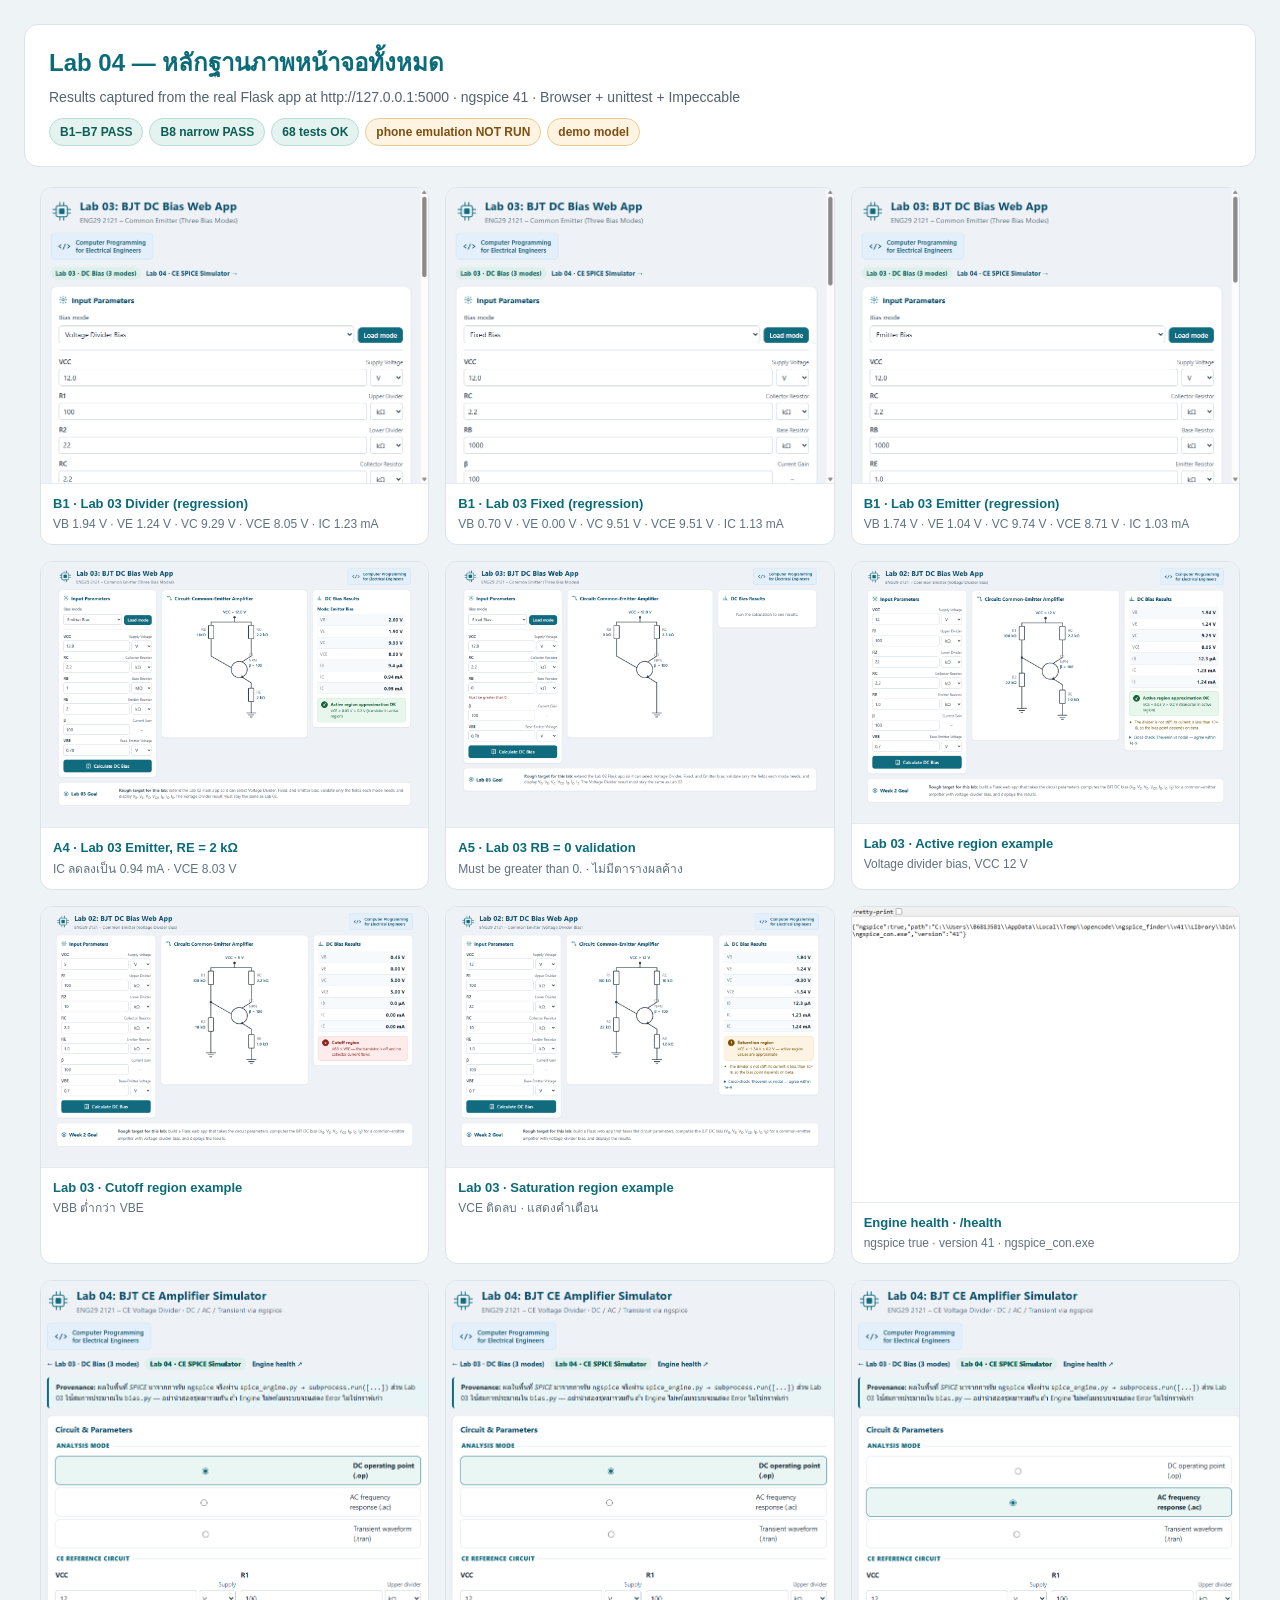
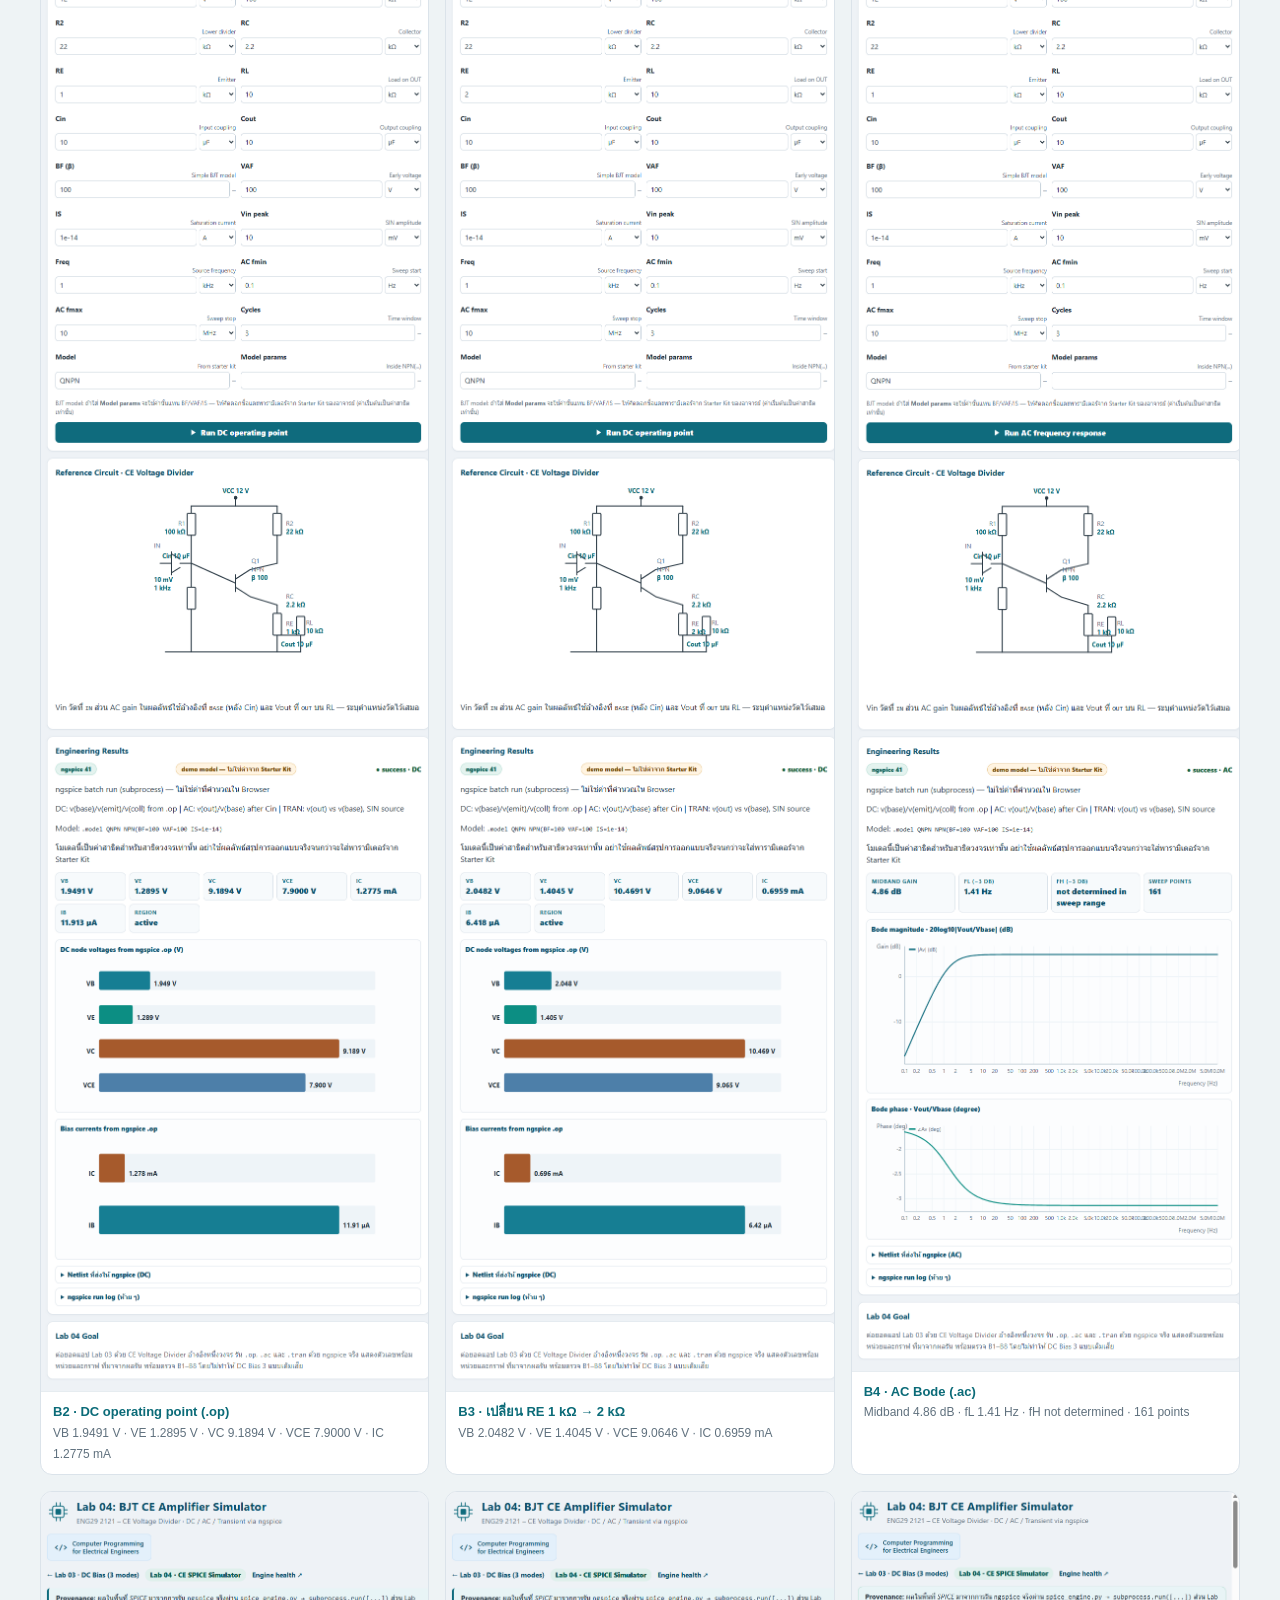
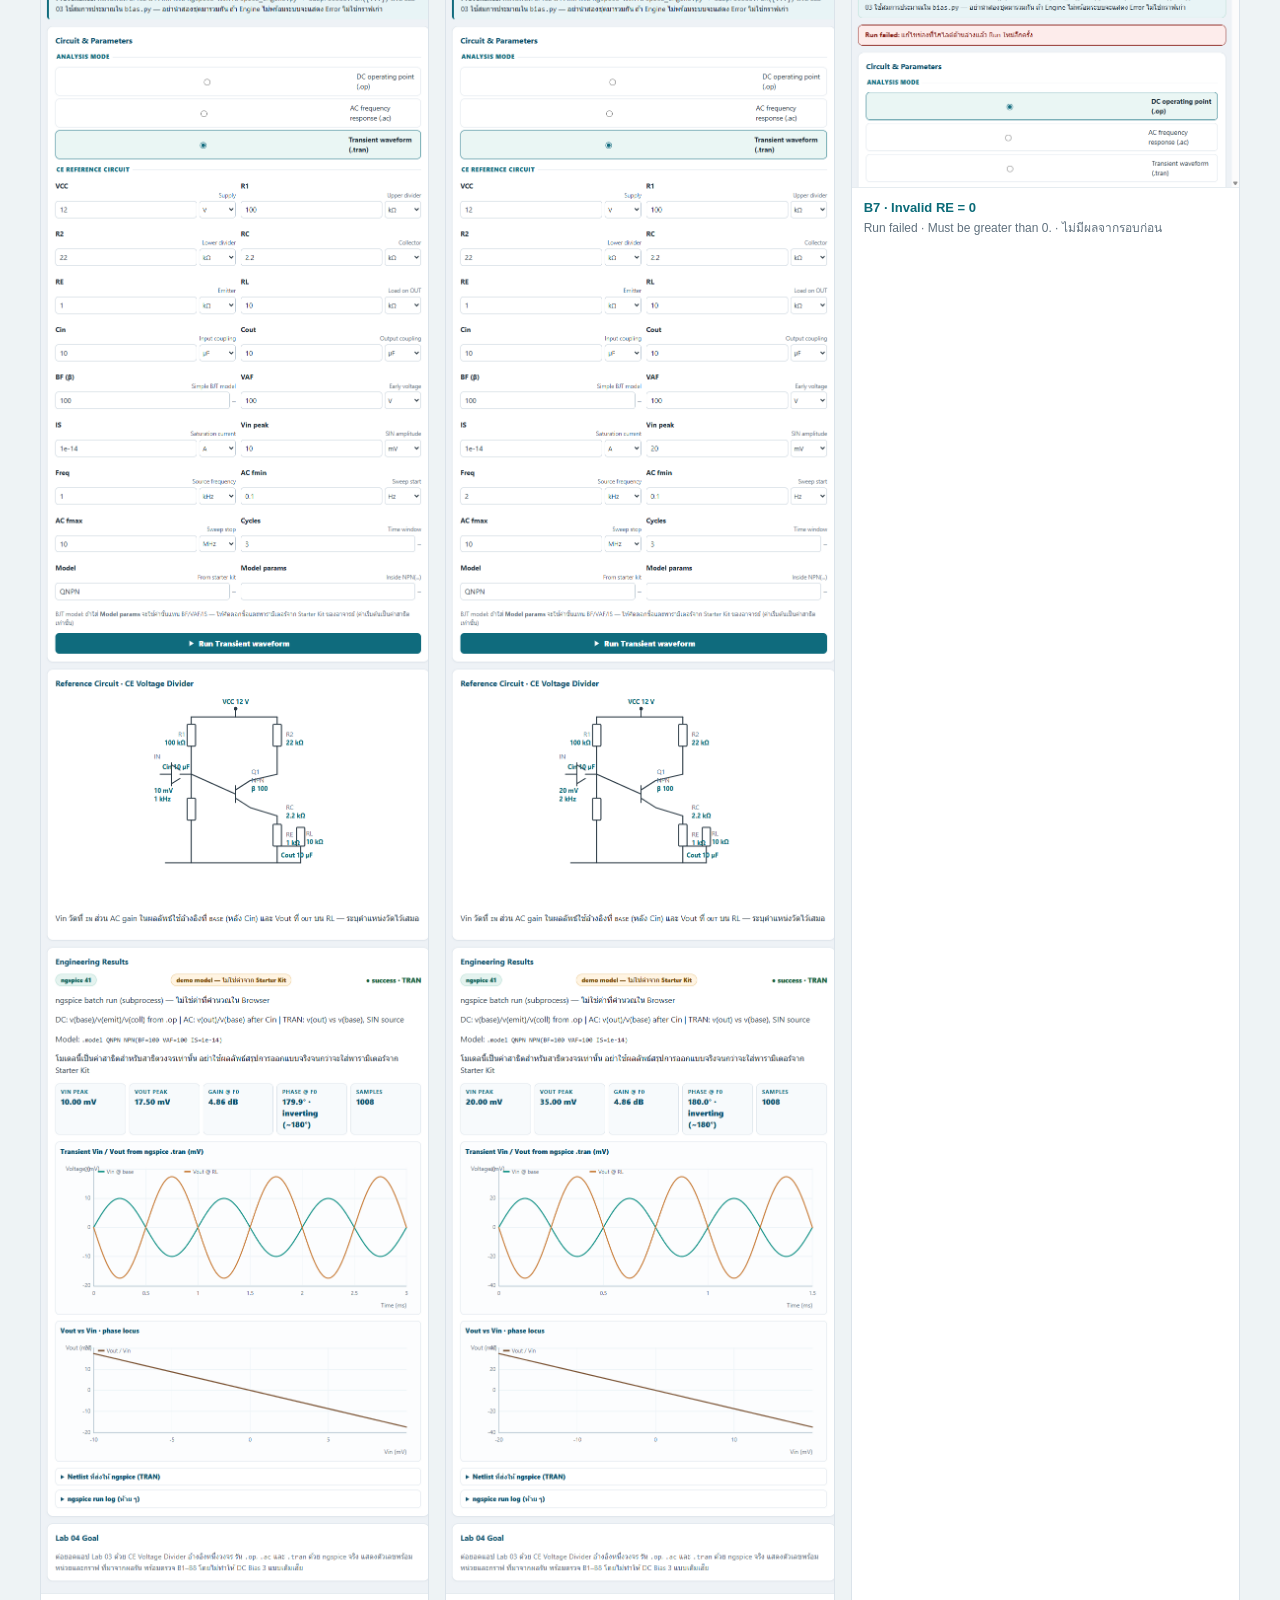
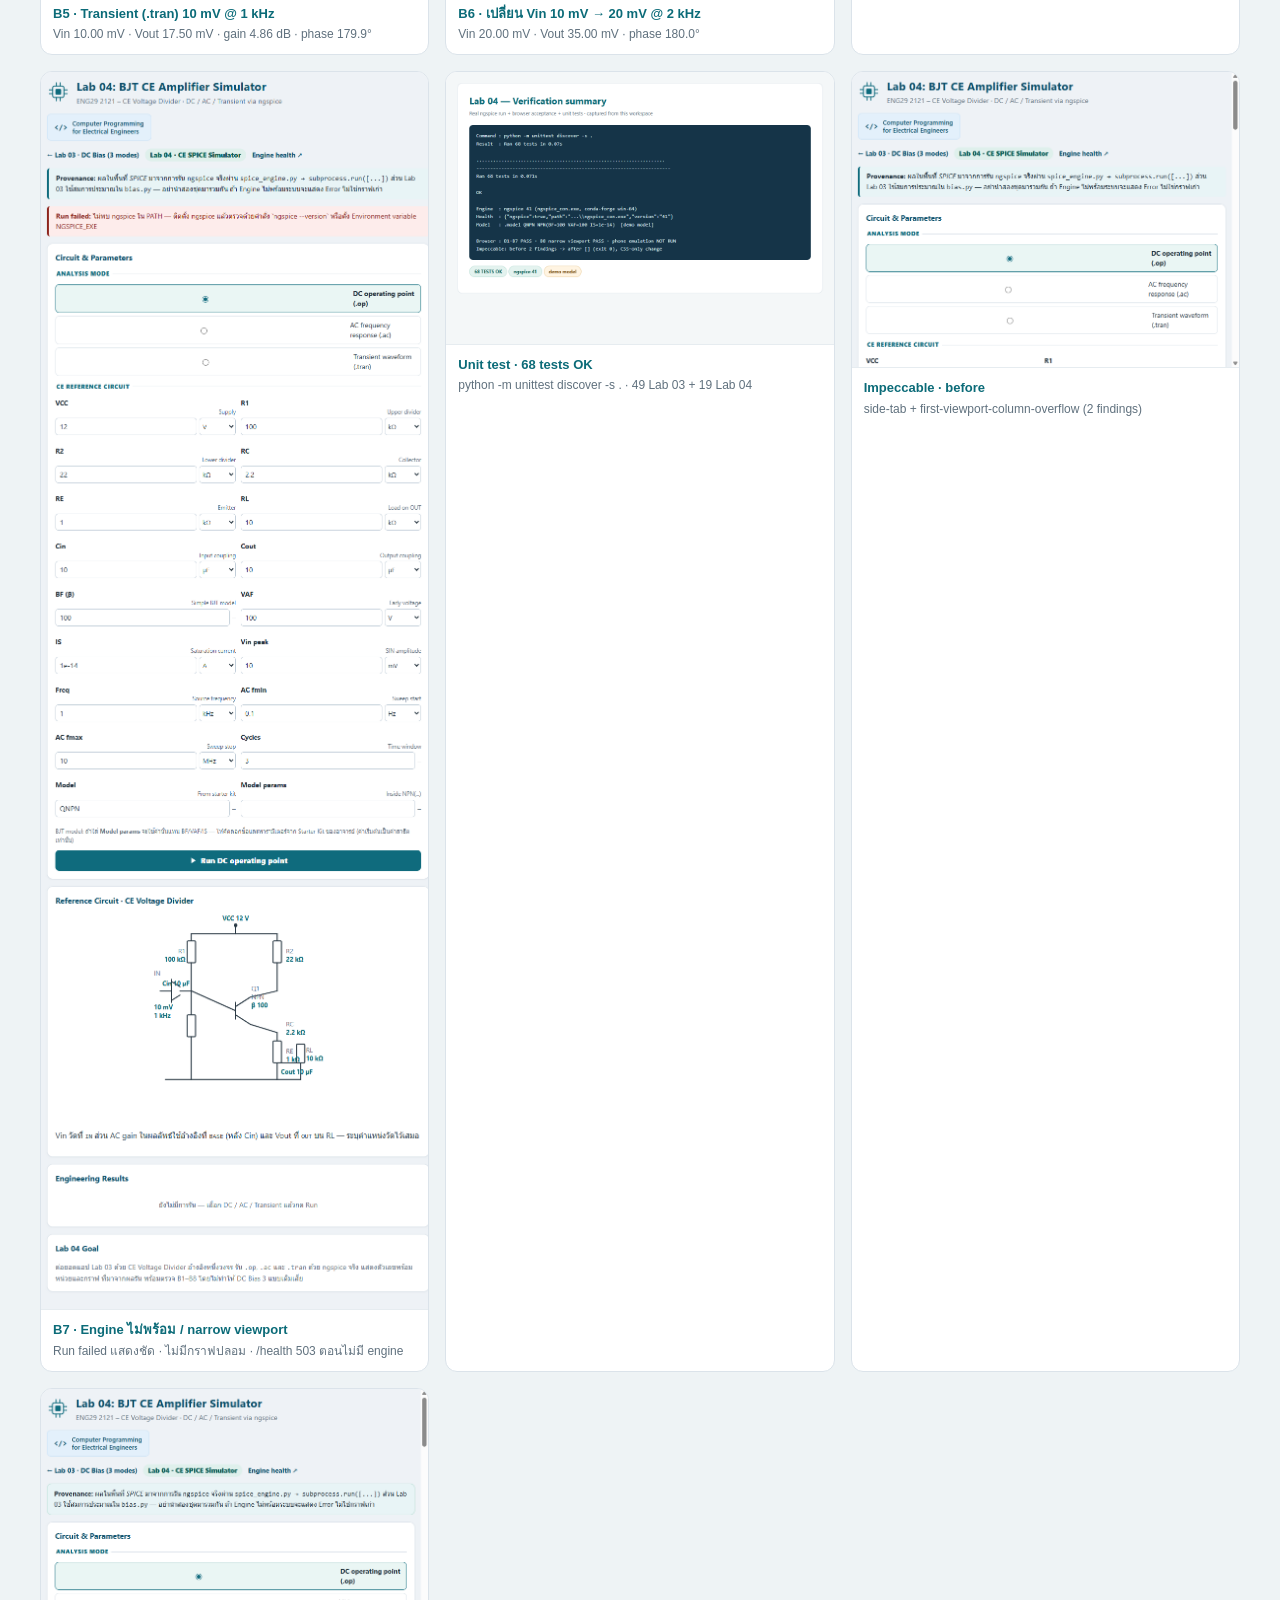
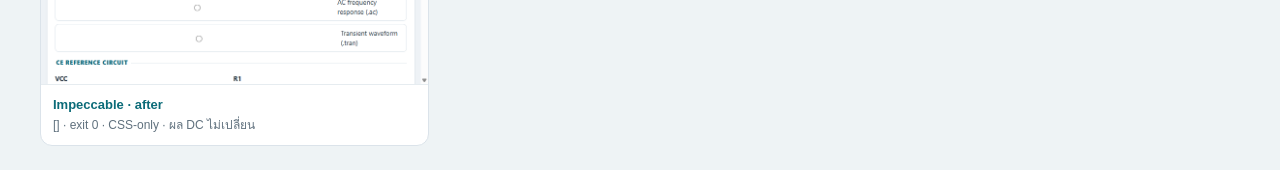
<file: Default Project/gitlab-main/docs/screenshots.html>
<!doctype html>
<html lang="th">
<head>
<meta charset="utf-8">
<meta name="viewport" content="width=device-width, initial-scale=1">
<title>Lab 04 — Screenshot evidence</title>
<style>
  body { margin:0; padding:24px; background:#eef3f5; color:#22313c; font:14px/1.5 "Segoe UI",Arial,sans-serif; }
  header { max-width:1200px; margin:0 auto 20px; background:#fff; border:1px solid #dbe3ea; border-radius:14px; padding:20px 24px; }
  h1 { margin:0 0 6px; color:#0b6b78; font-size:24px; }
  p { margin:4px 0; color:#52626e; }
  .tags span { display:inline-block; margin:6px 6px 0 0; padding:4px 10px; border-radius:999px; background:#e4f3ef; border:1px solid #b7ded4; color:#0b5d55; font-weight:700; font-size:12px; }
  .tags .warn { background:#fff4e2; border-color:#eacb96; color:#7b5013; }
  main { max-width:1200px; margin:auto; display:grid; grid-template-columns:repeat(auto-fill,minmax(340px,1fr)); gap:16px; }
  figure { margin:0; background:#fff; border:1px solid #dbe3ea; border-radius:12px; overflow:hidden; }
  figure img { width:100%; display:block; border-bottom:1px solid #e6ecf0; background:#fafcfd; }
  figcaption { padding:10px 12px; }
  figcaption b { display:block; color:#0b6b78; font-size:13px; }
  figcaption span { color:#60717e; font-size:12px; }
</style>
</head>
<body>
<header>
  <h1>Lab 04 — หลักฐานภาพหน้าจอทั้งหมด</h1>
  <p>Results captured from the real Flask app at http://127.0.0.1:5000 · ngspice 41 · Browser + unittest + Impeccable</p>
  <div class="tags"><span>B1–B7 PASS</span><span>B8 narrow PASS</span><span>68 tests OK</span><span class="warn">phone emulation NOT RUN</span><span class="warn">demo model</span></div>
</header>
<main>
  <figure><img src="images/lab03-b1-divider.png" alt="B1 Divider"><figcaption><b>B1 · Lab 03 Divider (regression)</b><span>VB 1.94 V · VE 1.24 V · VC 9.29 V · VCE 8.05 V · IC 1.23 mA</span></figcaption></figure>
  <figure><img src="images/lab03-b1-fixed.png" alt="B1 Fixed"><figcaption><b>B1 · Lab 03 Fixed (regression)</b><span>VB 0.70 V · VE 0.00 V · VC 9.51 V · VCE 9.51 V · IC 1.13 mA</span></figcaption></figure>
  <figure><img src="images/lab03-b1-emitter.png" alt="B1 Emitter"><figcaption><b>B1 · Lab 03 Emitter (regression)</b><span>VB 1.74 V · VE 1.04 V · VC 9.74 V · VCE 8.71 V · IC 1.03 mA</span></figcaption></figure>
  <figure><img src="images/lab03-a4-emitter.png" alt="A4 Emitter RE 2k"><figcaption><b>A4 · Lab 03 Emitter, RE = 2 kΩ</b><span>IC ลดลงเป็น 0.94 mA · VCE 8.03 V</span></figcaption></figure>
  <figure><img src="images/lab03-a5-rb-error.png" alt="A5 RB error"><figcaption><b>A5 · Lab 03 RB = 0 validation</b><span>Must be greater than 0. · ไม่มีตารางผลค้าง</span></figcaption></figure>
  <figure><img src="images/active.png" alt="Active region"><figcaption><b>Lab 03 · Active region example</b><span>Voltage divider bias, VCC 12 V</span></figcaption></figure>
  <figure><img src="images/cutoff.png" alt="Cutoff region"><figcaption><b>Lab 03 · Cutoff region example</b><span>VBB ต่ำกว่า VBE</span></figcaption></figure>
  <figure><img src="images/saturation.png" alt="Saturation region"><figcaption><b>Lab 03 · Saturation region example</b><span>VCE ติดลบ · แสดงคำเตือน</span></figcaption></figure>

  <figure><img src="images/lab04-health-200.png" alt="health 200"><figcaption><b>Engine health · /health</b><span>ngspice true · version 41 · ngspice_con.exe</span></figcaption></figure>
  <figure><img src="images/lab04-dc-success.png" alt="B2 DC"><figcaption><b>B2 · DC operating point (.op)</b><span>VB 1.9491 V · VE 1.2895 V · VC 9.1894 V · VCE 7.9000 V · IC 1.2775 mA</span></figcaption></figure>
  <figure><img src="images/lab04-dc-re2.png" alt="B3 RE 2k"><figcaption><b>B3 · เปลี่ยน RE 1 kΩ → 2 kΩ</b><span>VB 2.0482 V · VE 1.4045 V · VCE 9.0646 V · IC 0.6959 mA</span></figcaption></figure>
  <figure><img src="images/lab04-ac-success.png" alt="B4 AC"><figcaption><b>B4 · AC Bode (.ac)</b><span>Midband 4.86 dB · fL 1.41 Hz · fH not determined · 161 points</span></figcaption></figure>
  <figure><img src="images/lab04-tran-success.png" alt="B5 Transient"><figcaption><b>B5 · Transient (.tran) 10 mV @ 1 kHz</b><span>Vin 10.00 mV · Vout 17.50 mV · gain 4.86 dB · phase 179.9°</span></figcaption></figure>
  <figure><img src="images/lab04-source-change.png" alt="B6 Source change"><figcaption><b>B6 · เปลี่ยน Vin 10 mV → 20 mV @ 2 kHz</b><span>Vin 20.00 mV · Vout 35.00 mV · phase 180.0°</span></figcaption></figure>
  <figure><img src="images/lab04-b7-re0.png" alt="B7 RE zero"><figcaption><b>B7 · Invalid RE = 0</b><span>Run failed · Must be greater than 0. · ไม่มีผลจากรอบก่อน</span></figcaption></figure>
  <figure><img src="images/lab04-narrow-engine-error.png" alt="B7 engine error"><figcaption><b>B7 · Engine ไม่พร้อม / narrow viewport</b><span>Run failed แสดงชัด · ไม่มีกราฟปลอม · /health 503 ตอนไม่มี engine</span></figcaption></figure>

  <figure><img src="images/unittest-68-ok.png" alt="68 tests OK"><figcaption><b>Unit test · 68 tests OK</b><span>python -m unittest discover -s . · 49 Lab 03 + 19 Lab 04</span></figcaption></figure>
  <figure><img src="images/lab04-ui-before.png" alt="UI before"><figcaption><b>Impeccable · before</b><span>side-tab + first-viewport-column-overflow (2 findings)</span></figcaption></figure>
  <figure><img src="images/lab04-ui-after.png" alt="UI after"><figcaption><b>Impeccable · after</b><span>[] · exit 0 · CSS-only · ผล DC ไม่เปลี่ยน</span></figcaption></figure>
</main>
</body>
</html>
</file>
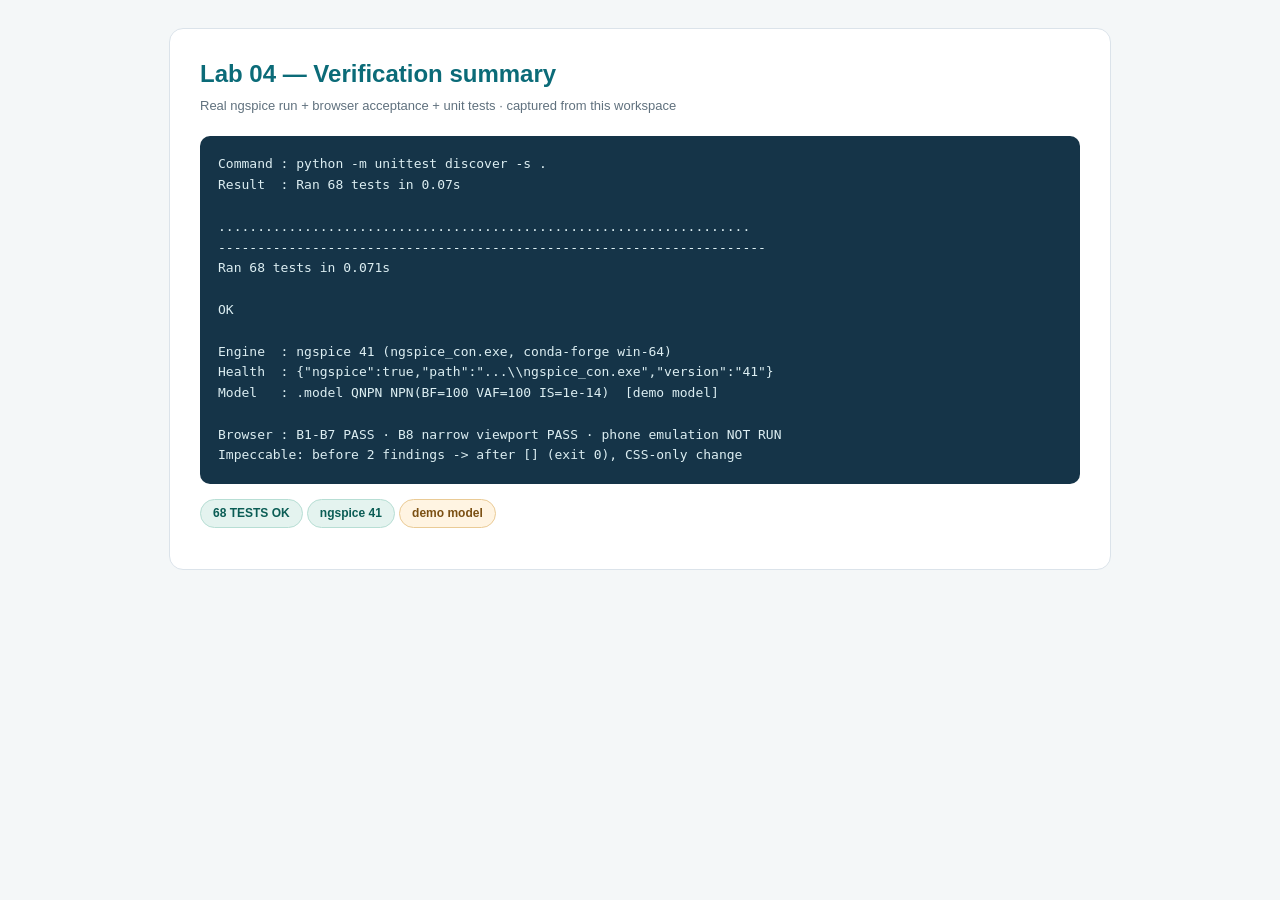
<file: Default Project/gitlab-main/docs/test-result.html>
<!doctype html>
<html lang="en">
<head>
<meta charset="utf-8">
<meta name="viewport" content="width=device-width, initial-scale=1">
<title>Lab 04 — Verification summary</title>
<style>
  body { margin:0; padding:28px; background:#f4f7f8; color:#22313c; font:15px/1.55 "Segoe UI",Arial,sans-serif; }
  main { max-width:880px; margin:auto; background:#fff; border:1px solid #dbe3ea; border-radius:14px; padding:26px 30px; }
  h1 { margin:0 0 4px; font-size:24px; color:#0b6b78; }
  .sub { margin:0 0 20px; color:#60717e; font-size:13px; }
  pre { background:#153448; color:#dceef2; border-radius:10px; padding:18px; overflow:auto; font:13px/1.6 Consolas,monospace; white-space:pre-wrap; }
  .pill { display:inline-block; padding:4px 12px; border-radius:999px; background:#e4f3ef; border:1px solid #b7ded4; color:#0b5d55; font-weight:700; font-size:12px; }
  .warn { background:#fff4e2; border-color:#eacb96; color:#7b5013; }
</style>
</head>
<body>
<main>
  <h1>Lab 04 — Verification summary</h1>
  <p class="sub">Real ngspice run + browser acceptance + unit tests · captured from this workspace</p>
  <pre>Command : python -m unittest discover -s .
Result  : Ran 68 tests in 0.07s

....................................................................
----------------------------------------------------------------------
Ran 68 tests in 0.071s

OK

Engine  : ngspice 41 (ngspice_con.exe, conda-forge win-64)
Health  : {"ngspice":true,"path":"...\\ngspice_con.exe","version":"41"}
Model   : .model QNPN NPN(BF=100 VAF=100 IS=1e-14)  [demo model]

Browser : B1-B7 PASS · B8 narrow viewport PASS · phone emulation NOT RUN
Impeccable: before 2 findings -> after [] (exit 0), CSS-only change</pre>
  <p><span class="pill">68 TESTS OK</span> <span class="pill">ngspice 41</span> <span class="pill warn">demo model</span></p>
</main>
</body>
</html>
</file>
